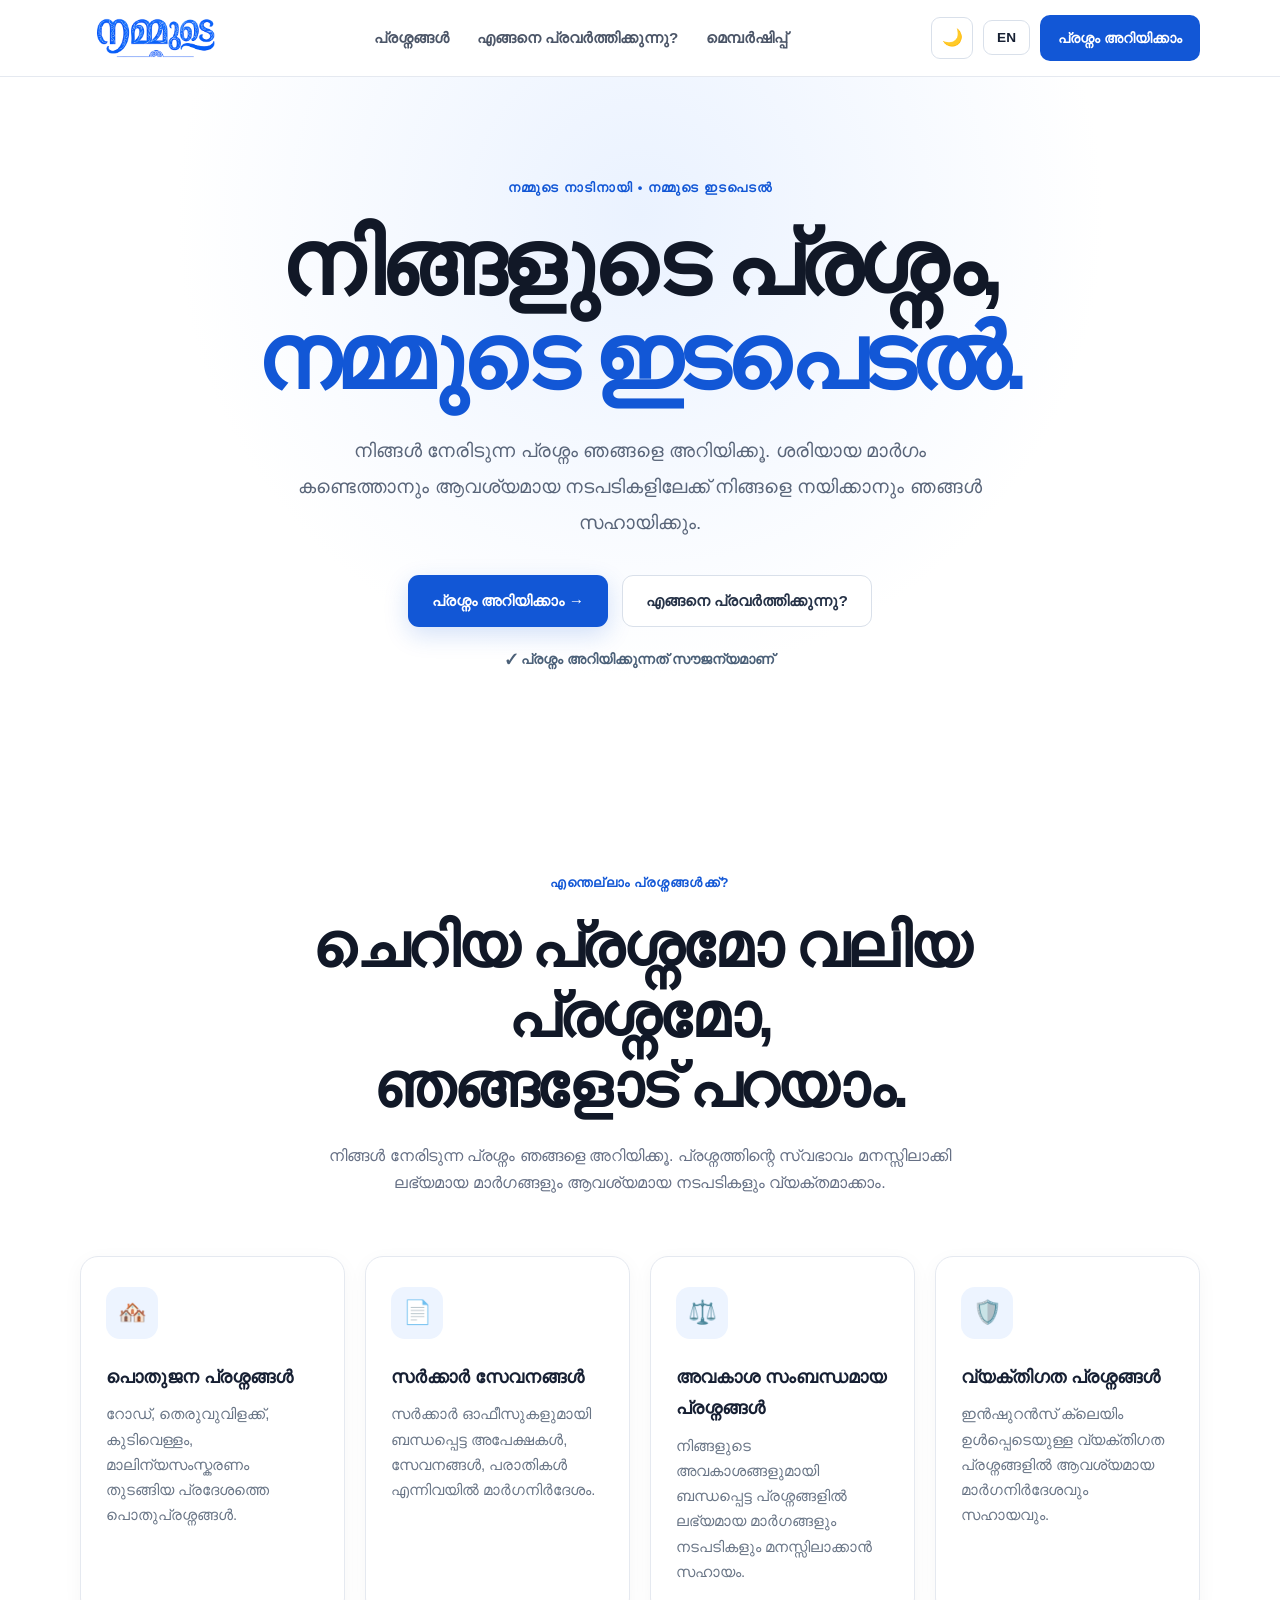
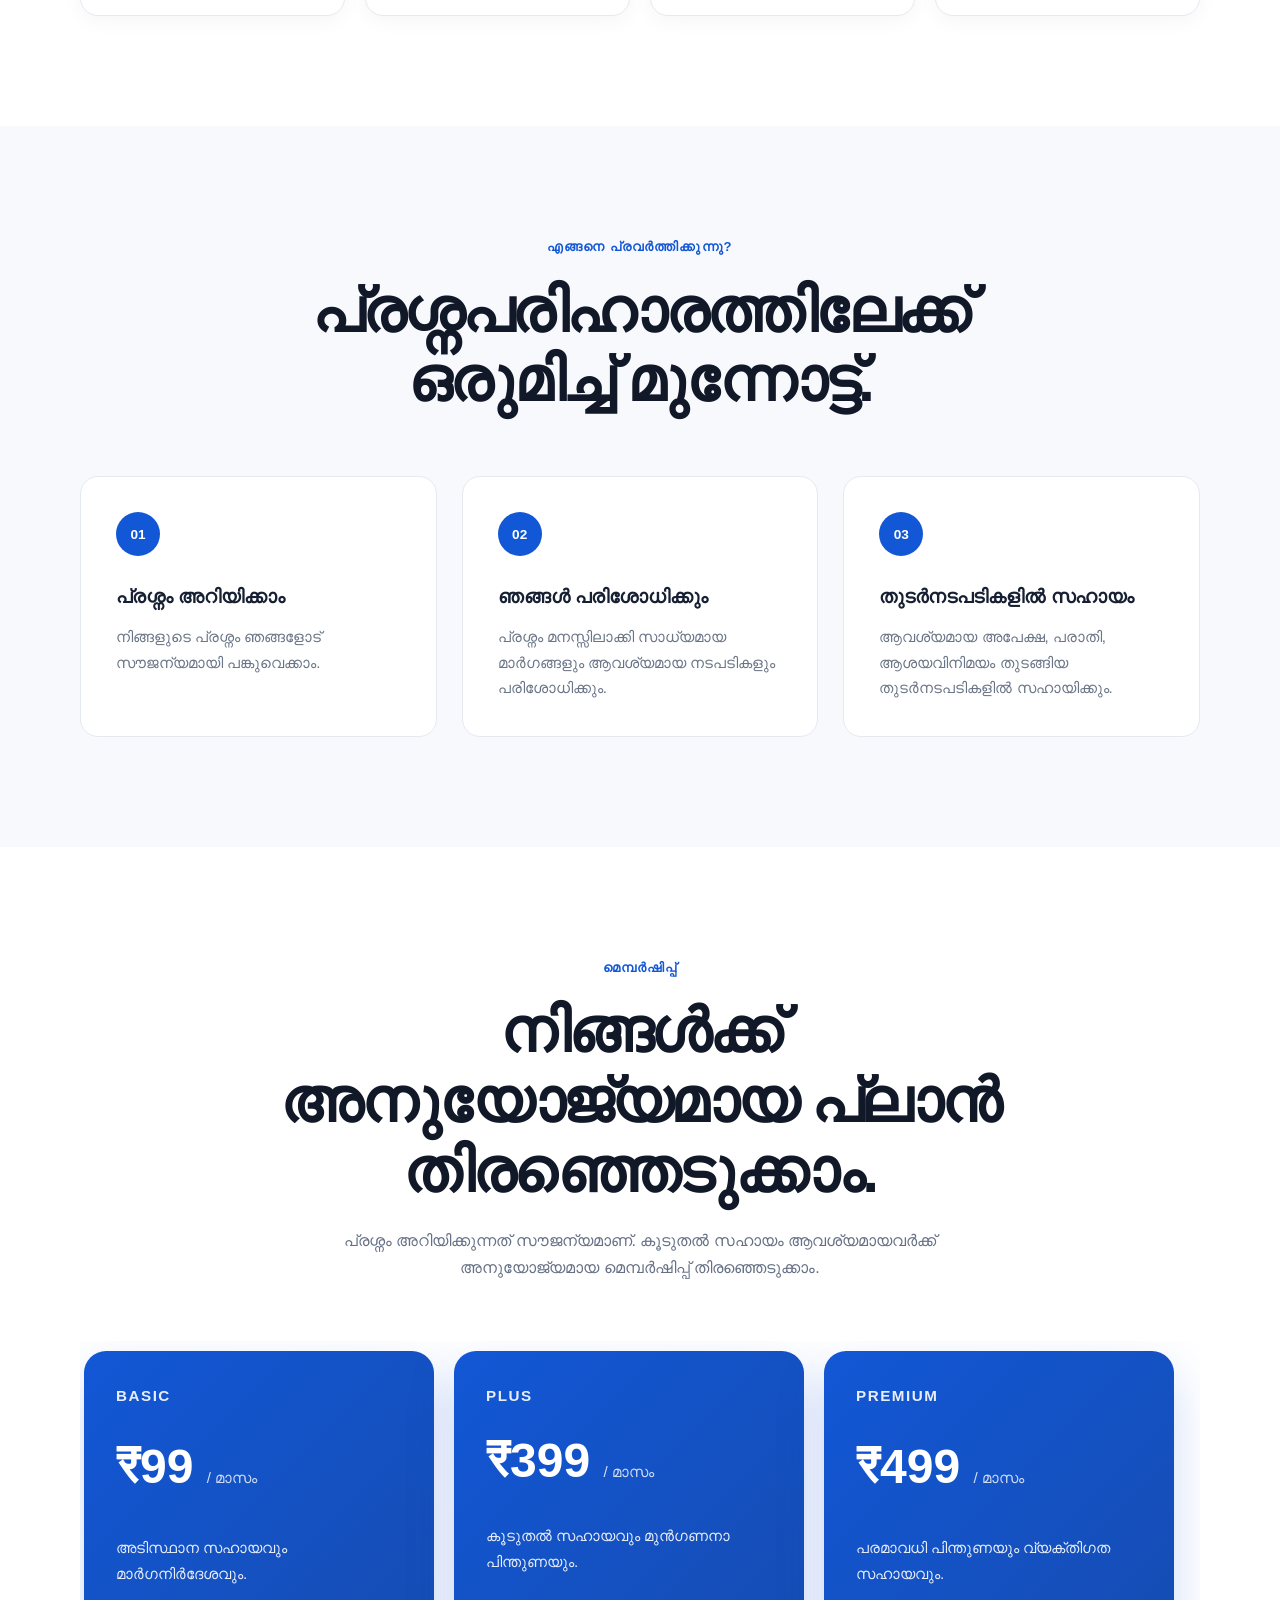
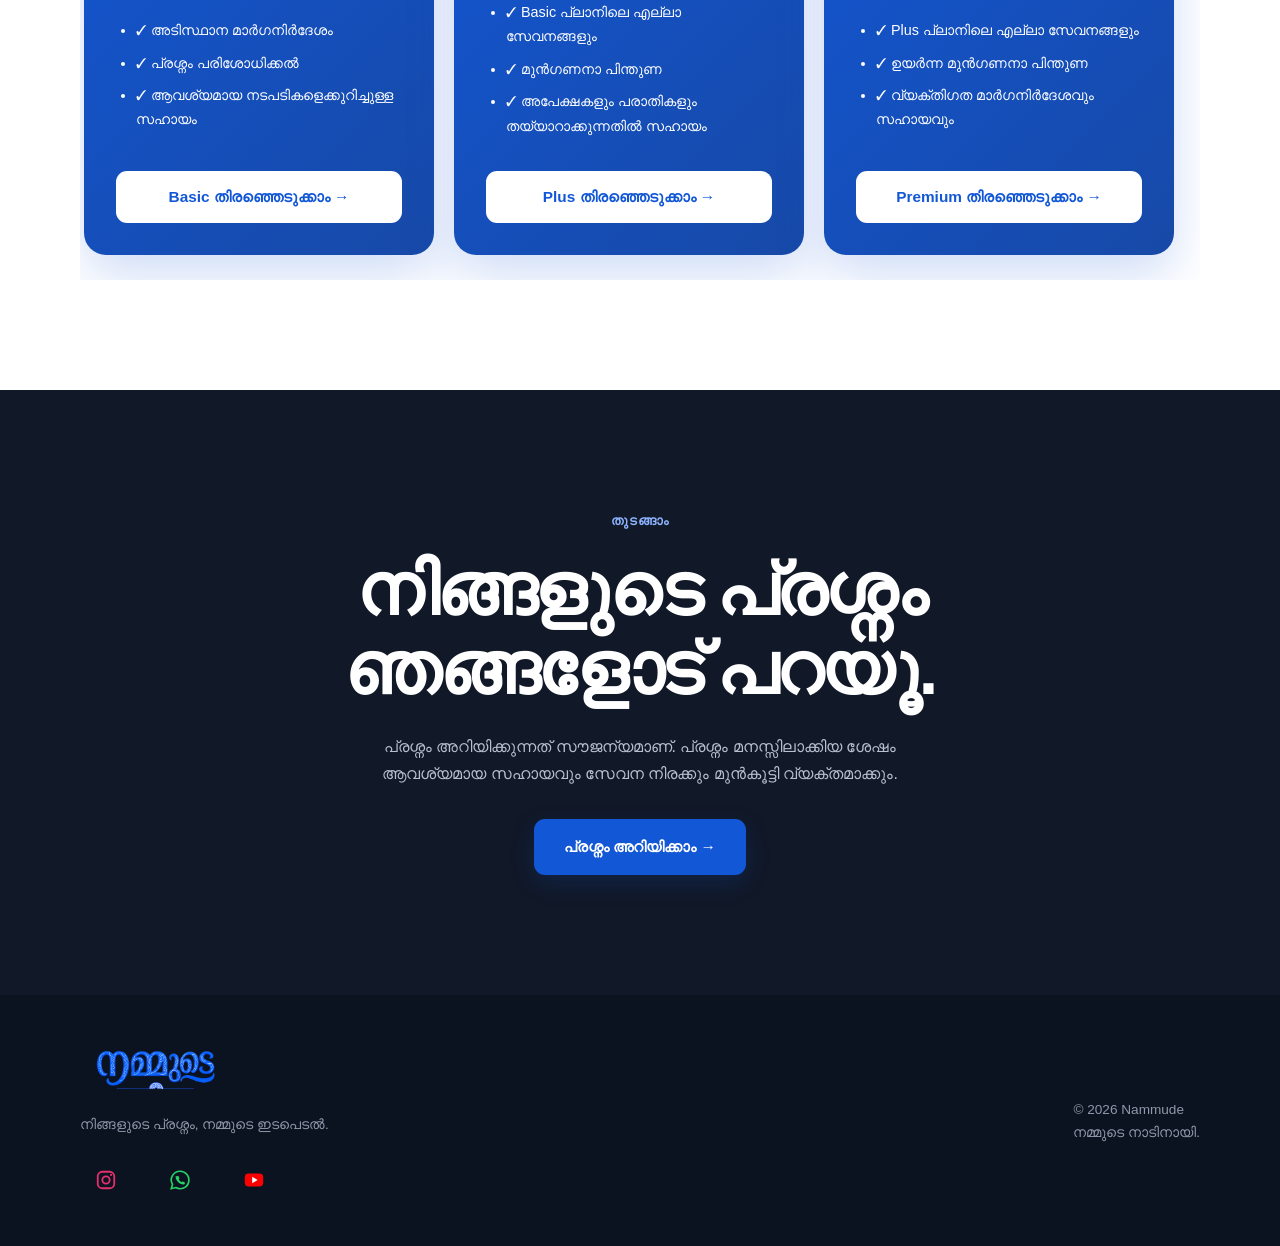
<file: index.html>
<!DOCTYPE html>
<html lang="ml">

<head>
    <meta charset="UTF-8">
    <meta name="viewport" content="width=device-width, initial-scale=1.0">

    <title>Nammude — നിങ്ങളുടെ പ്രശ്നം, നമ്മുടെ ഇടപെടൽ</title>

    <meta name="description"
          content="നിങ്ങളുടെ പ്രശ്നം ഞങ്ങളെ അറിയിക്കൂ. പരിഹാരത്തിലേക്ക് ഒരുമിച്ച് മുന്നോട്ട്.">

    <link rel="stylesheet" href="style.css">

    <!-- ================= SOCIAL MEDIA CSS ================= -->
    <style>
        .social-links {
            display: flex;
            align-items: center;
            justify-content: flex-start;
            gap: 10px;
            flex-wrap: wrap;
            margin-top: 16px;
        }

        .social-links a {
            display: inline-flex;
            align-items: center;
            justify-content: center;
            gap: 7px;
            padding: 9px 13px;
            border-radius: 10px;
            text-decoration: none;
            font-weight: 600;
            font-size: 14px;
            transition: transform .2s ease, opacity .2s ease;
        }

        .social-links a:hover {
            transform: translateY(-2px);
            opacity: .9;
        }

        .social-links svg {
            width: 22px;
            height: 22px;
            display: block;
        }

        .social-instagram {
            background: #f4e7ef;
            color: #8a174f;
        }

        .social-whatsapp {
            background: #e5f7eb;
            color: #16733b;
        }

        .social-youtube {
            background: #fbe7e7;
            color: #b51f1f;
        }

        body.dark-mode .social-instagram {
            background: #3a1d2e;
            color: #ff9fca;
        }

        body.dark-mode .social-whatsapp {
            background: #173524;
            color: #78e6a2;
        }

        body.dark-mode .social-youtube {
            background: #3d2020;
            color: #ff8e8e;
        }

        /* MOBILE — KEEP SOCIAL ICONS HORIZONTAL */
        @media (max-width: 600px) {

            .social-links {
                display: flex;
                flex-direction: row;
                align-items: center;
                justify-content: flex-start;
                gap: 10px;
                flex-wrap: nowrap;
                width: 100%;
            }

            .social-links a {
                width: auto;
                min-width: 44px;
                height: 44px;
                padding: 10px;
                flex: 0 0 auto;
            }

            .social-links svg {
                width: 22px;
                height: 22px;
            }
        }
    </style>
</head>

<body>

    <!-- ================= HEADER ================= -->

    <header class="header">

        <div class="container nav">

            <a href="#" class="logo">
                <img src="logo.png" alt="Nammude">
            </a>

            <nav class="nav-links">

                <a href="#problems"
                   data-ml="പ്രശ്നങ്ങൾ"
                   data-en="Problems">
                    പ്രശ്നങ്ങൾ
                </a>

                <a href="#how"
                   data-ml="എങ്ങനെ പ്രവർത്തിക്കുന്നു?"
                   data-en="How It Works?">
                    എങ്ങനെ പ്രവർത്തിക്കുന്നു?
                </a>

                <a href="#membership"
                   data-ml="മെമ്പർഷിപ്പ്"
                   data-en="Membership">
                    മെമ്പർഷിപ്പ്
                </a>

            </nav>

            <div class="nav-actions">

                <button
                    type="button"
                    id="themeToggle"
                    class="theme-button"
                    aria-label="Change theme">
                    🌙
                </button>

                <button
                    type="button"
                    id="languageToggle"
                    class="language-button">
                    EN
                </button>

                <a href="report.html"
                   class="nav-button"
                   data-ml="പ്രശ്നം അറിയിക്കാം"
                   data-en="Report a Problem">
                    പ്രശ്നം അറിയിക്കാം
                </a>

            </div>

        </div>

    </header>


    <!-- ================= MAIN ================= -->

    <main>

        <!-- ================= HERO ================= -->

        <section class="hero">

            <div class="container hero-content">

                <p class="eyebrow"
                   data-ml="നമ്മുടെ നാടിനായി • നമ്മുടെ ഇടപെടൽ"
                   data-en="For our community • Taking action">
                    നമ്മുടെ നാടിനായി • നമ്മുടെ ഇടപെടൽ
                </p>

                <h1
                    data-ml="നിങ്ങളുടെ പ്രശ്നം,<br><span>നമ്മുടെ ഇടപെടൽ.</span>"
                    data-en="Your problem,<br><span>our intervention.</span>">
                    നിങ്ങളുടെ പ്രശ്നം,<br>
                    <span>നമ്മുടെ ഇടപെടൽ.</span>
                </h1>

                <p class="hero-text"
                   data-ml="നിങ്ങൾ നേരിടുന്ന പ്രശ്നം ഞങ്ങളെ അറിയിക്കൂ. ശരിയായ മാർഗം കണ്ടെത്താനും ആവശ്യമായ നടപടികളിലേക്ക് നിങ്ങളെ നയിക്കാനും ഞങ്ങൾ സഹായിക്കും."
                   data-en="Tell us about the problem you are facing. We will help you find the right path and guide you towards the necessary steps.">
                    നിങ്ങൾ നേരിടുന്ന പ്രശ്നം ഞങ്ങളെ അറിയിക്കൂ.
                    ശരിയായ മാർഗം കണ്ടെത്താനും ആവശ്യമായ നടപടികളിലേക്ക്
                    നിങ്ങളെ നയിക്കാനും ഞങ്ങൾ സഹായിക്കും.
                </p>

                <div class="hero-buttons">

                    <a href="report.html"
                       class="primary-button"
                       data-ml="പ്രശ്നം അറിയിക്കാം →"
                       data-en="Report a Problem →">
                        പ്രശ്നം അറിയിക്കാം →
                    </a>

                    <a href="#how"
                       class="secondary-button"
                       data-ml="എങ്ങനെ പ്രവർത്തിക്കുന്നു?"
                       data-en="How It Works">
                        എങ്ങനെ പ്രവർത്തിക്കുന്നു?
                    </a>

                </div>

                <p class="free-note"
                   data-ml="✓ പ്രശ്നം അറിയിക്കുന്നത് സൗജന്യമാണ്"
                   data-en="✓ Reporting a problem is free">
                    ✓ പ്രശ്നം അറിയിക്കുന്നത് സൗജന്യമാണ്
                </p>

            </div>

        </section>


        <!-- ================= PROBLEMS ================= -->

        <section id="problems" class="section">

            <div class="container">

                <div class="section-heading">

                    <p class="eyebrow"
                       data-ml="എന്തെല്ലാം പ്രശ്നങ്ങൾക്ക്?"
                       data-en="What can we help with?">
                        എന്തെല്ലാം പ്രശ്നങ്ങൾക്ക്?
                    </p>

                    <h2
                        data-ml="ചെറിയ പ്രശ്നമോ വലിയ പ്രശ്നമോ,<br>ഞങ്ങളോട് പറയാം."
                        data-en="Big problem or small problem,<br>you can tell us.">
                        ചെറിയ പ്രശ്നമോ വലിയ പ്രശ്നമോ,<br>
                        ഞങ്ങളോട് പറയാം.
                    </h2>

                    <p
                        data-ml="നിങ്ങൾ നേരിടുന്ന പ്രശ്നം ഞങ്ങളെ അറിയിക്കൂ. പ്രശ്നത്തിന്റെ സ്വഭാവം മനസ്സിലാക്കി ലഭ്യമായ മാർഗങ്ങളും ആവശ്യമായ നടപടികളും വ്യക്തമാക്കാം."
                        data-en="Tell us about your problem. We will understand the situation and explain the available options and necessary steps.">
                        നിങ്ങൾ നേരിടുന്ന പ്രശ്നം ഞങ്ങളെ അറിയിക്കൂ.
                        പ്രശ്നത്തിന്റെ സ്വഭാവം മനസ്സിലാക്കി ലഭ്യമായ മാർഗങ്ങളും
                        ആവശ്യമായ നടപടികളും വ്യക്തമാക്കാം.
                    </p>

                </div>

                <div class="problem-grid">

                    <div class="problem-card">

                        <div class="icon">🏘️</div>

                        <h3
                            data-ml="പൊതുജന പ്രശ്നങ്ങൾ"
                            data-en="Public Issues">
                            പൊതുജന പ്രശ്നങ്ങൾ
                        </h3>

                        <p
                            data-ml="റോഡ്, തെരുവുവിളക്ക്, കുടിവെള്ളം, മാലിന്യസംസ്കരണം തുടങ്ങിയ പ്രദേശത്തെ പൊതുപ്രശ്നങ്ങൾ."
                            data-en="Local public issues such as roads, streetlights, drinking water and waste management.">
                            റോഡ്, തെരുവുവിളക്ക്, കുടിവെള്ളം,
                            മാലിന്യസംസ്കരണം തുടങ്ങിയ പ്രദേശത്തെ
                            പൊതുപ്രശ്നങ്ങൾ.
                        </p>

                    </div>


                    <div class="problem-card">

                        <div class="icon">📄</div>

                        <h3
                            data-ml="സർക്കാർ സേവനങ്ങൾ"
                            data-en="Government Services">
                            സർക്കാർ സേവനങ്ങൾ
                        </h3>

                        <p
                            data-ml="സർക്കാർ ഓഫീസുകളുമായി ബന്ധപ്പെട്ട അപേക്ഷകൾ, സേവനങ്ങൾ, പരാതികൾ എന്നിവയിൽ മാർഗനിർദേശം."
                            data-en="Guidance for applications, services and complaints related to government offices.">
                            സർക്കാർ ഓഫീസുകളുമായി ബന്ധപ്പെട്ട
                            അപേക്ഷകൾ, സേവനങ്ങൾ, പരാതികൾ എന്നിവയിൽ
                            മാർഗനിർദേശം.
                        </p>

                    </div>


                    <div class="problem-card">

                        <div class="icon">⚖️</div>

                        <h3
                            data-ml="അവകാശ സംബന്ധമായ പ്രശ്നങ്ങൾ"
                            data-en="Rights & Complaints">
                            അവകാശ സംബന്ധമായ പ്രശ്നങ്ങൾ
                        </h3>

                        <p
                            data-ml="നിങ്ങളുടെ അവകാശങ്ങളുമായി ബന്ധപ്പെട്ട പ്രശ്നങ്ങളിൽ ലഭ്യമായ മാർഗങ്ങളും നടപടികളും മനസ്സിലാക്കാൻ സഹായം."
                            data-en="Help understanding available options and procedures related to your rights.">
                            നിങ്ങളുടെ അവകാശങ്ങളുമായി ബന്ധപ്പെട്ട
                            പ്രശ്നങ്ങളിൽ ലഭ്യമായ മാർഗങ്ങളും നടപടികളും
                            മനസ്സിലാക്കാൻ സഹായം.
                        </p>

                    </div>


                    <div class="problem-card">

                        <div class="icon">🛡️</div>

                        <h3
                            data-ml="വ്യക്തിഗത പ്രശ്നങ്ങൾ"
                            data-en="Personal Problems">
                            വ്യക്തിഗത പ്രശ്നങ്ങൾ
                        </h3>

                        <p
                            data-ml="ഇൻഷുറൻസ് ക്ലെയിം ഉൾപ്പെടെയുള്ള വ്യക്തിഗത പ്രശ്നങ്ങളിൽ ആവശ്യമായ മാർഗനിർദേശവും സഹായവും."
                            data-en="Guidance and assistance for personal issues, including insurance claims.">
                            ഇൻഷുറൻസ് ക്ലെയിം ഉൾപ്പെടെയുള്ള
                            വ്യക്തിഗത പ്രശ്നങ്ങളിൽ ആവശ്യമായ
                            മാർഗനിർദേശവും സഹായവും.
                        </p>

                    </div>

                </div>

            </div>

        </section>


        <!-- ================= HOW IT WORKS ================= -->

        <section id="how" class="section light-section">

            <div class="container">

                <div class="section-heading">

                    <p class="eyebrow"
                       data-ml="എങ്ങനെ പ്രവർത്തിക്കുന്നു?"
                       data-en="How it works">
                        എങ്ങനെ പ്രവർത്തിക്കുന്നു?
                    </p>

                    <h2
                        data-ml="പ്രശ്നപരിഹാരത്തിലേക്ക്<br>ഒരുമിച്ച് മുന്നോട്ട്."
                        data-en="Moving together<br>towards a solution.">
                        പ്രശ്നപരിഹാരത്തിലേക്ക്<br>
                        ഒരുമിച്ച് മുന്നോട്ട്.
                    </h2>

                </div>


                <div class="steps">

                    <div class="step">

                        <span>01</span>

                        <h3
                            data-ml="പ്രശ്നം അറിയിക്കാം"
                            data-en="Tell us your problem">
                            പ്രശ്നം അറിയിക്കാം
                        </h3>

                        <p
                            data-ml="നിങ്ങളുടെ പ്രശ്നം ഞങ്ങളോട് സൗജന്യമായി പങ്കുവെക്കാം."
                            data-en="Tell us about your problem for free.">
                            നിങ്ങളുടെ പ്രശ്നം ഞങ്ങളോട്
                            സൗജന്യമായി പങ്കുവെക്കാം.
                        </p>

                    </div>


                    <div class="step">

                        <span>02</span>

                        <h3
                            data-ml="ഞങ്ങൾ പരിശോധിക്കും"
                            data-en="We review it">
                            ഞങ്ങൾ പരിശോധിക്കും
                        </h3>

                        <p
                            data-ml="പ്രശ്നം മനസ്സിലാക്കി സാധ്യമായ മാർഗങ്ങളും ആവശ്യമായ നടപടികളും പരിശോധിക്കും."
                            data-en="We understand the issue and review the possible options and necessary steps.">
                            പ്രശ്നം മനസ്സിലാക്കി സാധ്യമായ മാർഗങ്ങളും
                            ആവശ്യമായ നടപടികളും പരിശോധിക്കും.
                        </p>

                    </div>


                    <div class="step">

                        <span>03</span>

                        <h3
                            data-ml="തുടർനടപടികളിൽ സഹായം"
                            data-en="Help with the next steps">
                            തുടർനടപടികളിൽ സഹായം
                        </h3>

                        <p
                            data-ml="ആവശ്യമായ അപേക്ഷ, പരാതി, ആശയവിനിമയം തുടങ്ങിയ തുടർനടപടികളിൽ സഹായിക്കും."
                            data-en="We can assist with applications, complaints, communication and other necessary next steps.">
                            ആവശ്യമായ അപേക്ഷ, പരാതി,
                            ആശയവിനിമയം തുടങ്ങിയ തുടർനടപടികളിൽ
                            സഹായിക്കും.
                        </p>

                    </div>

                </div>

            </div>

        </section>


        <!-- ================= MEMBERSHIP ================= -->

        <section id="membership" class="section">

            <div class="container">

                <div class="section-heading">

                    <p class="eyebrow"
                       data-ml="മെമ്പർഷിപ്പ്"
                       data-en="Membership">
                        മെമ്പർഷിപ്പ്
                    </p>

                    <h2
                        data-ml="നിങ്ങൾക്ക് അനുയോജ്യമായ പ്ലാൻ തിരഞ്ഞെടുക്കാം."
                        data-en="Choose the plan that suits you.">
                        നിങ്ങൾക്ക് അനുയോജ്യമായ പ്ലാൻ തിരഞ്ഞെടുക്കാം.
                    </h2>

                    <p
                        data-ml="പ്രശ്നം അറിയിക്കുന്നത് സൗജന്യമാണ്. കൂടുതൽ സഹായം ആവശ്യമായവർക്ക് അനുയോജ്യമായ മെമ്പർഷിപ്പ് തിരഞ്ഞെടുക്കാം."
                        data-en="Reporting a problem is free. If you need additional assistance, you can choose a membership plan.">
                        പ്രശ്നം അറിയിക്കുന്നത് സൗജന്യമാണ്.
                        കൂടുതൽ സഹായം ആവശ്യമായവർക്ക് അനുയോജ്യമായ
                        മെമ്പർഷിപ്പ് തിരഞ്ഞെടുക്കാം.
                    </p>

                </div>


                <div class="membership-grid">

                    <!-- BASIC -->

                    <div class="membership-card">

                        <p class="plan-label">
                            BASIC
                        </p>

                        <h3>
                            ₹99
                            <span
                                data-ml="/ മാസം"
                                data-en="/ month">
                                / മാസം
                            </span>
                        </h3>

                        <p
                            data-ml="അടിസ്ഥാന സഹായവും മാർഗനിർദേശവും."
                            data-en="Basic guidance and assistance.">
                            അടിസ്ഥാന സഹായവും മാർഗനിർദേശവും.
                        </p>

                        <ul class="plan-features">

                            <li
                                data-ml="✓ അടിസ്ഥാന മാർഗനിർദേശം"
                                data-en="✓ Basic guidance">
                                ✓ അടിസ്ഥാന മാർഗനിർദേശം
                            </li>

                            <li
                                data-ml="✓ പ്രശ്നം പരിശോധിക്കൽ"
                                data-en="✓ Problem review">
                                ✓ പ്രശ്നം പരിശോധിക്കൽ
                            </li>

                            <li
                                data-ml="✓ ആവശ്യമായ നടപടികളെക്കുറിച്ചുള്ള സഹായം"
                                data-en="✓ Help with necessary next steps">
                                ✓ ആവശ്യമായ നടപടികളെക്കുറിച്ചുള്ള സഹായം
                            </li>

                        </ul>

                        <a href="report.html"
                           class="primary-button"
                           data-ml="Basic തിരഞ്ഞെടുക്കാം →"
                           data-en="Choose Basic →">
                            Basic തിരഞ്ഞെടുക്കാം →
                        </a>

                    </div>


                    <!-- PLUS -->

                    <div class="membership-card featured">

                        <p class="plan-label">
                            PLUS
                        </p>

                        <h3>
                            ₹399
                            <span
                                data-ml="/ മാസം"
                                data-en="/ month">
                                / മാസം
                            </span>
                        </h3>

                        <p
                            data-ml="കൂടുതൽ സഹായവും മുൻഗണനാ പിന്തുണയും."
                            data-en="More assistance with priority support.">
                            കൂടുതൽ സഹായവും മുൻഗണനാ പിന്തുണയും.
                        </p>

                        <ul class="plan-features">

                            <li
                                data-ml="✓ Basic പ്ലാനിലെ എല്ലാ സേവനങ്ങളും"
                                data-en="✓ Everything in Basic">
                                ✓ Basic പ്ലാനിലെ എല്ലാ സേവനങ്ങളും
                            </li>

                            <li
                                data-ml="✓ മുൻഗണനാ പിന്തുണ"
                                data-en="✓ Priority support">
                                ✓ മുൻഗണനാ പിന്തുണ
                            </li>

                            <li
                                data-ml="✓ അപേക്ഷകളും പരാതികളും തയ്യാറാക്കുന്നതിൽ സഹായം"
                                data-en="✓ Help with applications and complaints">
                                ✓ അപേക്ഷകളും പരാതികളും തയ്യാറാക്കുന്നതിൽ സഹായം
                            </li>

                        </ul>

                        <a href="report.html"
                           class="primary-button"
                           data-ml="Plus തിരഞ്ഞെടുക്കാം →"
                           data-en="Choose Plus →">
                            Plus തിരഞ്ഞെടുക്കാം →
                        </a>

                    </div>


                    <!-- PREMIUM -->

                    <div class="membership-card">

                        <p class="plan-label">
                            PREMIUM
                        </p>

                        <h3>
                            ₹499
                            <span
                                data-ml="/ മാസം"
                                data-en="/ month">
                                / മാസം
                            </span>
                        </h3>

                        <p
                            data-ml="പരമാവധി പിന്തുണയും വ്യക്തിഗത സഹായവും."
                            data-en="Maximum support with personalized assistance.">
                            പരമാവധി പിന്തുണയും വ്യക്തിഗത സഹായവും.
                        </p>

                        <ul class="plan-features">

                            <li
                                data-ml="✓ Plus പ്ലാനിലെ എല്ലാ സേവനങ്ങളും"
                                data-en="✓ Everything in Plus">
                                ✓ Plus പ്ലാനിലെ എല്ലാ സേവനങ്ങളും
                            </li>

                            <li
                                data-ml="✓ ഉയർന്ന മുൻഗണനാ പിന്തുണ"
                                data-en="✓ Highest priority support">
                                ✓ ഉയർന്ന മുൻഗണനാ പിന്തുണ
                            </li>

                            <li
                                data-ml="✓ വ്യക്തിഗത മാർഗനിർദേശവും സഹായവും"
                                data-en="✓ Personalized guidance and assistance">
                                ✓ വ്യക്തിഗത മാർഗനിർദേശവും സഹായവും
                            </li>

                        </ul>

                        <a href="report.html"
                           class="primary-button"
                           data-ml="Premium തിരഞ്ഞെടുക്കാം →"
                           data-en="Choose Premium →">
                            Premium തിരഞ്ഞെടുക്കാം →
                        </a>

                    </div>

                </div>

            </div>

        </section>


        <!-- ================= REPORT ================= -->

        <section id="report" class="report-section">

            <div class="container report-content">

                <p class="eyebrow"
                   data-ml="തുടങ്ങാം"
                   data-en="Let's get started">
                    തുടങ്ങാം
                </p>

                <h2
                    data-ml="നിങ്ങളുടെ പ്രശ്നം<br>ഞങ്ങളോട് പറയൂ."
                    data-en="Tell us<br>your problem.">
                    നിങ്ങളുടെ പ്രശ്നം<br>
                    ഞങ്ങളോട് പറയൂ.
                </h2>

                <p
                    data-ml="പ്രശ്നം അറിയിക്കുന്നത് സൗജന്യമാണ്. പ്രശ്നം മനസ്സിലാക്കിയ ശേഷം ആവശ്യമായ സഹായവും സേവന നിരക്കും മുൻകൂട്ടി വ്യക്തമാക്കും."
                    data-en="Reporting a problem is free. After understanding the issue, we will explain the required assistance and service charge in advance.">
                    പ്രശ്നം അറിയിക്കുന്നത് സൗജന്യമാണ്.
                    പ്രശ്നം മനസ്സിലാക്കിയ ശേഷം ആവശ്യമായ സഹായവും
                    സേവന നിരക്കും മുൻകൂട്ടി വ്യക്തമാക്കും.
                </p>

                <a href="report.html"
                   class="primary-button large-button"
                   data-ml="പ്രശ്നം അറിയിക്കാം →"
                   data-en="Report a Problem →">
                    പ്രശ്നം അറിയിക്കാം →
                </a>

            </div>

        </section>

    </main>


    <!-- ================= FOOTER ================= -->

    <footer class="footer">

        <div class="container footer-content">

            <div>

                <div class="logo">
                    <img src="logo.png" alt="Nammude">
                </div>

                <p
                    data-ml="നിങ്ങളുടെ പ്രശ്നം, നമ്മുടെ ഇടപെടൽ."
                    data-en="Your problem, our intervention.">
                    നിങ്ങളുടെ പ്രശ്നം, നമ്മുടെ ഇടപെടൽ.
                </p>


                <!-- ================= SOCIAL MEDIA ================= -->

                <div class="social-links">

                    <!-- INSTAGRAM -->

                    <a
                        href="https://www.instagram.com/nammude.help"
                        target="_blank"
                        rel="noopener noreferrer"
                        class="social-instagram"
                        aria-label="Instagram">

                        <svg
                            viewBox="0 0 24 24"
                            aria-hidden="true">

                            <rect
                                x="3"
                                y="3"
                                width="18"
                                height="18"
                                rx="5"
                                fill="none"
                                stroke="currentColor"
                                stroke-width="2"/>

                            <circle
                                cx="12"
                                cy="12"
                                r="4"
                                fill="none"
                                stroke="currentColor"
                                stroke-width="2"/>

                            <circle
                                cx="17.5"
                                cy="6.5"
                                r="1.2"
                                fill="currentColor"/>

                        </svg>

                    </a>


                    <!-- WHATSAPP -->

                    <a
                        href="https://wa.me/918281443383"
                        target="_blank"
                        rel="noopener noreferrer"
                        class="social-whatsapp"
                        aria-label="WhatsApp">

                        <svg
                            viewBox="0 0 24 24"
                            aria-hidden="true">

                            <path
                                d="M12 2.5a9.5 9.5 0 0 0-8.2 14.3L2.5 21.5l4.9-1.3A9.5 9.5 0 1 0 12 2.5Z"
                                fill="none"
                                stroke="currentColor"
                                stroke-width="1.8"/>

                            <path
                                d="M8.5 8.2c.3-.5.7-.5 1-.5h.5c.2 0 .4.1.5.4l.8 1.9c.1.3.1.5-.1.7l-.6.7c.7 1.3 1.7 2.3 3 3l.7-.6c.2-.2.4-.2.7-.1l1.9.8c.3.1.4.3.4.5v.5c0 .3 0 .7-.5 1-1.1.7-2.5.4-4.4-.5-1.8-.9-3.4-2.5-4.3-4.3-.9-1.9-1.2-3.3-.5-4.4Z"
                                fill="currentColor"/>

                        </svg>

                    </a>


                    <!-- YOUTUBE -->

                    <a
                        href="https://www.youtube.com/@nammudehelp"
                        target="_blank"
                        rel="noopener noreferrer"
                        class="social-youtube"
                        aria-label="YouTube">

                        <svg
                            viewBox="0 0 24 24"
                            aria-hidden="true">

                            <rect
                                x="2"
                                y="5"
                                width="20"
                                height="14"
                                rx="4"
                                fill="currentColor"/>

                            <path
                                d="M10 8.5L16 12L10 15.5V8.5Z"
                                fill="white"/>

                        </svg>

                    </a>

                </div>

            </div>


            <!-- FOOTER RIGHT -->

            <div>

                <p>
                    © 2026 Nammude
                </p>

                <p
                    data-ml="നമ്മുടെ നാടിനായി."
                    data-en="For our community.">
                    നമ്മുടെ നാടിനായി.
                </p>

            </div>

        </div>

    </footer>


    <!-- ================= LANGUAGE + THEME ================= -->

    <script>

        /* ============================
           LANGUAGE SWITCH
        ============================ */

        const languageToggle =
            document.getElementById(
                "languageToggle"
            );

        let currentLanguage =
            localStorage.getItem("nammude-language") || "ml";


        function applyLanguage() {

            document
                .querySelectorAll("[data-ml]")
                .forEach(element => {

                    if (
                        currentLanguage === "en"
                    ) {

                        element.innerHTML =
                            element.getAttribute(
                                "data-en"
                            );

                    } else {

                        element.innerHTML =
                            element.getAttribute(
                                "data-ml"
                            );

                    }

                });


            document.documentElement.lang =
                currentLanguage;


            languageToggle.textContent =
                currentLanguage === "ml"
                    ? "EN"
                    : "മലയാളം";
        }


        languageToggle.addEventListener(
            "click",
            function () {

                currentLanguage =
                    currentLanguage === "ml"
                        ? "en"
                        : "ml";

                localStorage.setItem(
                    "nammude-language",
                    currentLanguage
                );

                applyLanguage();

            }
        );


        /* Load saved language */
        applyLanguage();


        /* ============================
           DARK / LIGHT MODE
        ============================ */

        const themeToggle =
            document.getElementById(
                "themeToggle"
            );


        function updateThemeButton() {

            const isDark =
                document.body.classList.contains(
                    "dark-mode"
                );


            themeToggle.textContent =
                isDark
                    ? "☀️"
                    : "🌙";


            themeToggle.setAttribute(
                "aria-label",
                isDark
                    ? "Switch to light mode"
                    : "Switch to dark mode"
            );

        }


        /* Load saved theme */

        const savedTheme =
            localStorage.getItem(
                "nammude-theme"
            );


        if (savedTheme === "dark") {

            document.body.classList.add(
                "dark-mode"
            );

        }


        updateThemeButton();


        /* Theme button */

        themeToggle.addEventListener(
            "click",
            function () {

                document.body.classList.toggle(
                    "dark-mode"
                );


                const isDark =
                    document.body.classList.contains(
                        "dark-mode"
                    );


                localStorage.setItem(
                    "nammude-theme",
                    isDark
                        ? "dark"
                        : "light"
                );


                updateThemeButton();

            }
        );

    </script>

</body>

</html>
</file>
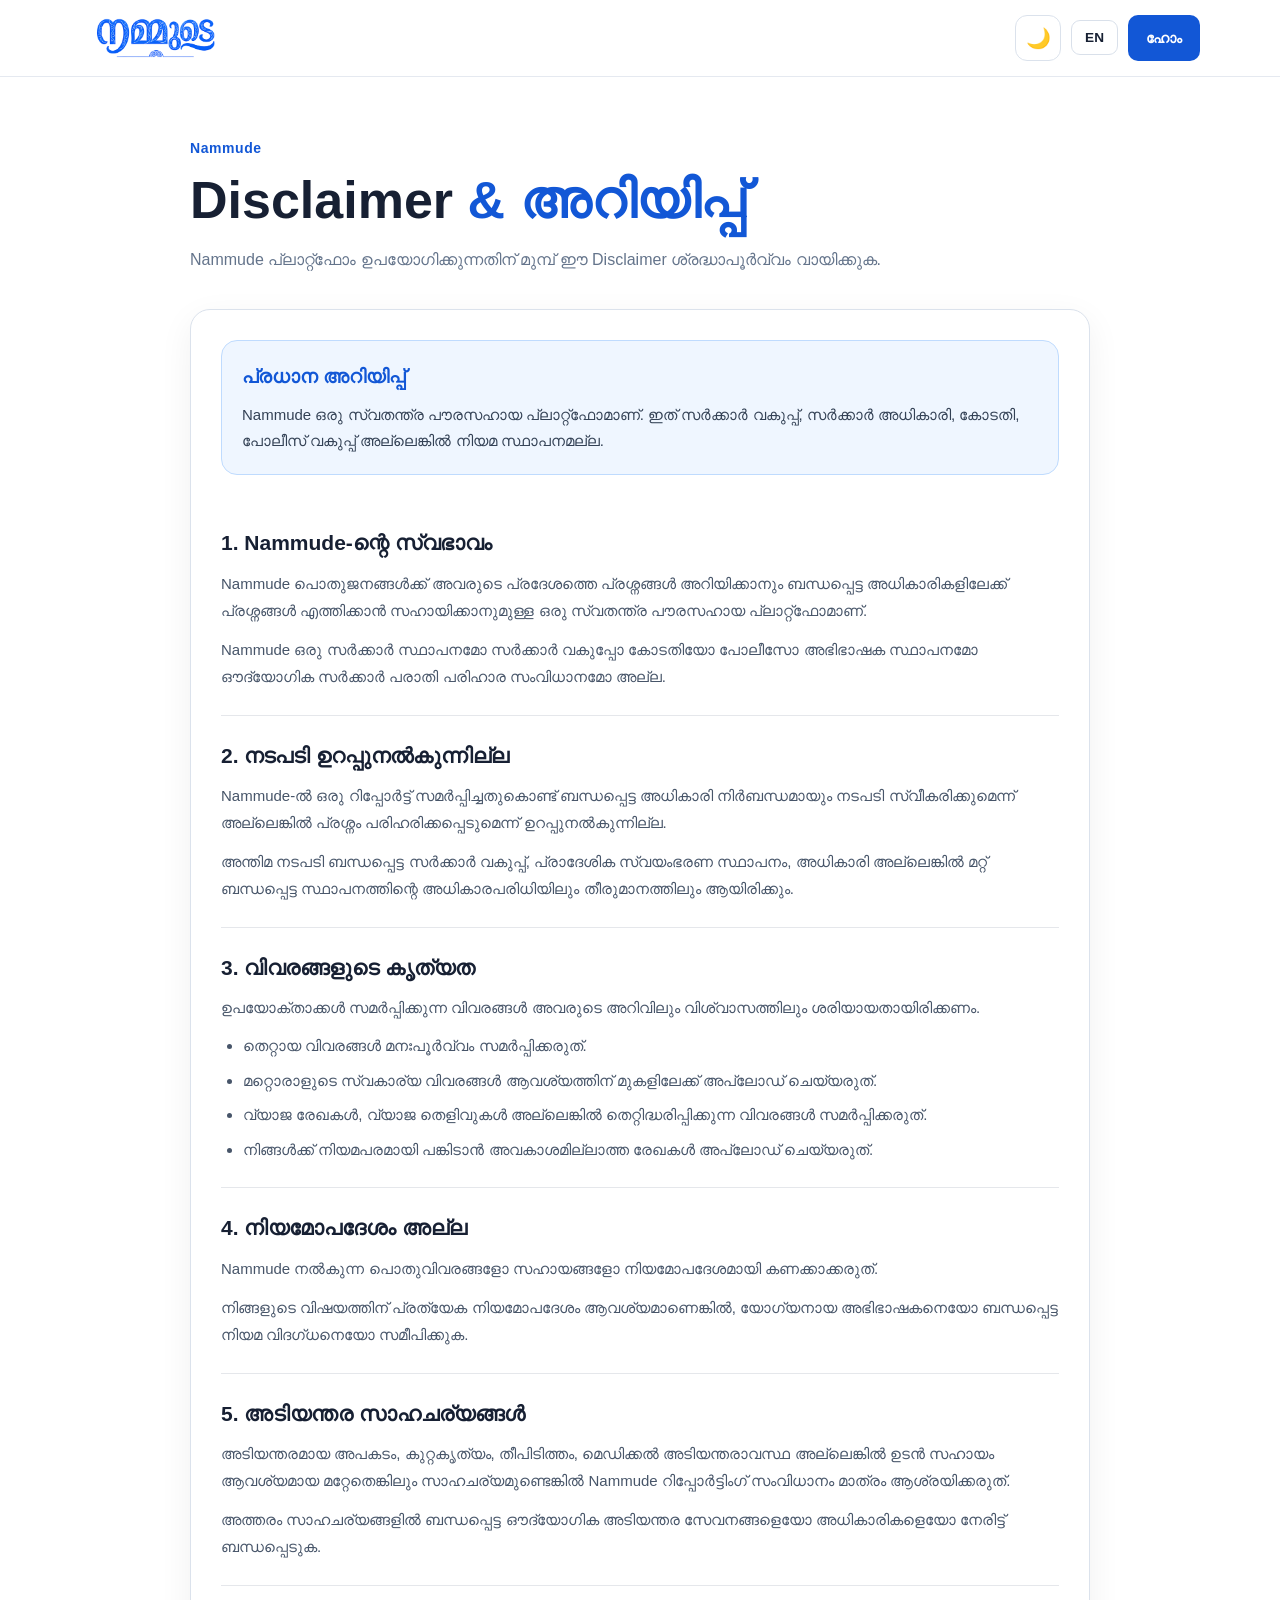
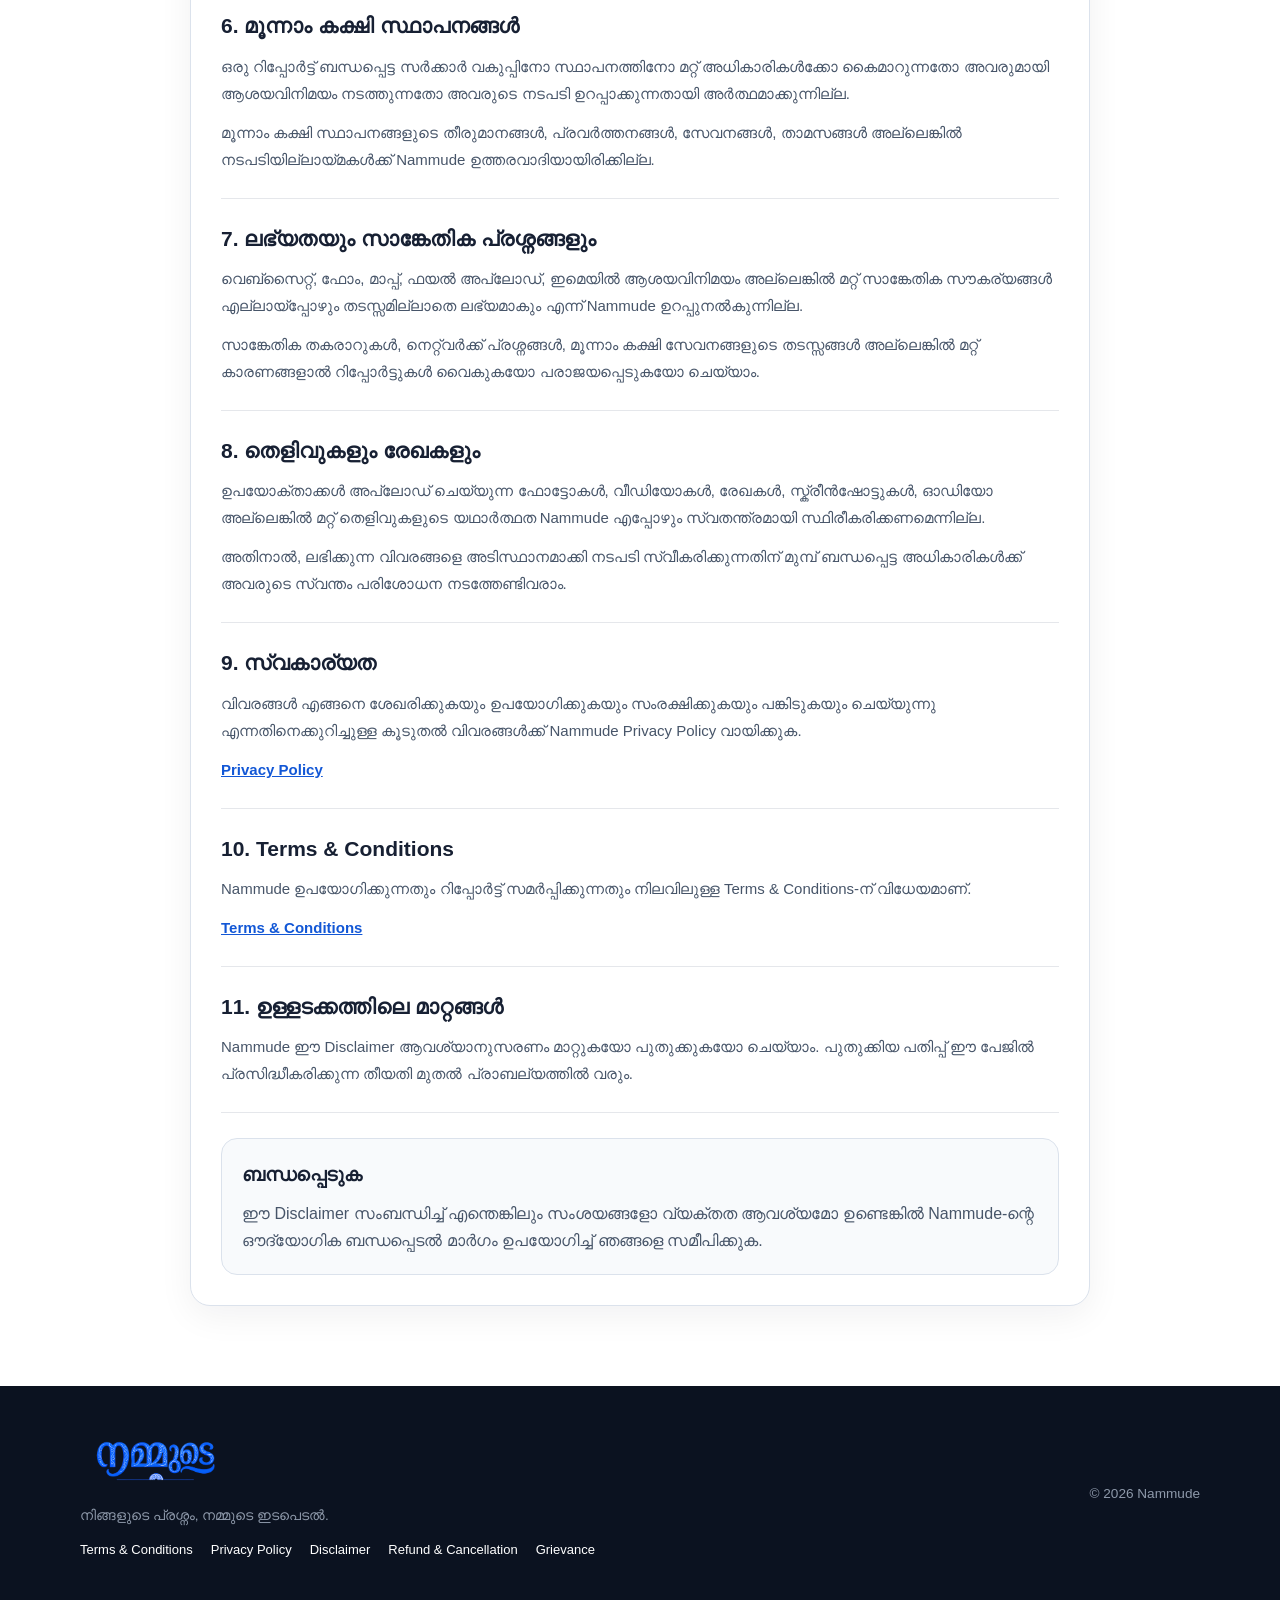
<file: disclaimer.html>
<!DOCTYPE html>
<html lang="ml">

<head>

<meta charset="UTF-8">

<meta
    name="viewport"
    content="width=device-width, initial-scale=1.0">

<title>Disclaimer — Nammude</title>

<link
    rel="icon"
    type="image/png"
    href="logo.png">

<link
    rel="stylesheet"
    href="style.css">


<style>

/* =====================================================
   DISCLAIMER PAGE
===================================================== */

.disclaimer-page {
    padding: 60px 0 80px;
}

.disclaimer-container {
    max-width: 900px;
    margin: 0 auto;
}

.disclaimer-header {
    margin-bottom: 35px;
}

.disclaimer-eyebrow {
    color: #1257d6;
    font-size: 14px;
    font-weight: 700;
    letter-spacing: .04em;
    margin-bottom: 10px;
}

.disclaimer-header h1 {
    margin: 0 0 15px;
    font-size: clamp(32px, 5vw, 52px);
    line-height: 1.15;
}

.disclaimer-header h1 span {
    color: #1257d6;
}

.disclaimer-header p {
    margin: 0;
    color: #64748b;
    line-height: 1.8;
    font-size: 16px;
}


/* =====================================================
   CONTENT CARD
===================================================== */

.disclaimer-card {
    background: #ffffff;
    border: 1px solid #dbe2ec;
    border-radius: 20px;
    padding: 30px;
    box-shadow: 0 10px 35px rgba(15, 23, 42, .06);
}

.disclaimer-section {
    padding: 25px 0;
    border-bottom: 1px solid #e5e7eb;
}

.disclaimer-section:first-child {
    padding-top: 0;
}

.disclaimer-section:last-child {
    padding-bottom: 0;
    border-bottom: 0;
}

.disclaimer-section h2 {
    margin: 0 0 12px;
    font-size: 21px;
    line-height: 1.4;
}

.disclaimer-section h2 span {
    color: #1257d6;
}

.disclaimer-section p {
    margin: 0 0 12px;
    color: #475569;
    font-size: 15px;
    line-height: 1.8;
}

.disclaimer-section p:last-child {
    margin-bottom: 0;
}

.disclaimer-section ul {
    margin: 10px 0 0;
    padding-left: 22px;
}

.disclaimer-section li {
    margin-bottom: 9px;
    color: #475569;
    font-size: 15px;
    line-height: 1.7;
}

.disclaimer-section li:last-child {
    margin-bottom: 0;
}


/* =====================================================
   IMPORTANT BOX
===================================================== */

.important-box {
    margin-bottom: 28px;
    padding: 20px;
    border-radius: 16px;
    background: #eff6ff;
    border: 1px solid #bfdbfe;
}

.important-box h2 {
    margin: 0 0 8px;
    color: #1257d6;
    font-size: 19px;
}

.important-box p {
    margin: 0;
    color: #334155;
    line-height: 1.75;
    font-size: 15px;
}


/* =====================================================
   CONTACT BOX
===================================================== */

.contact-box {
    margin-top: 25px;
    padding: 20px;
    border-radius: 16px;
    background: #f8fafc;
    border: 1px solid #dbe2ec;
}

.contact-box h2 {
    margin: 0 0 8px;
    font-size: 19px;
}

.contact-box p {
    margin: 0;
    color: #475569;
    line-height: 1.7;
}


/* =====================================================
   FOOTER LINKS
===================================================== */

.legal-footer-links {
    display: flex;
    flex-wrap: wrap;
    gap: 8px 18px;
    margin-top: 12px;
    font-size: 13px;
}

.legal-footer-links a {
    color: inherit;
    text-decoration: none;
}

.legal-footer-links a:hover {
    text-decoration: underline;
}


/* =====================================================
   DARK MODE
===================================================== */

body.dark-mode .disclaimer-header p {
    color: #94a3b8;
}

body.dark-mode .disclaimer-card {
    background: #111827;
    border-color: #273449;
    box-shadow: none;
}

body.dark-mode .disclaimer-section {
    border-color: #273449;
}

body.dark-mode .disclaimer-section p,
body.dark-mode .disclaimer-section li {
    color: #cbd5e1;
}

body.dark-mode .important-box {
    background: #172033;
    border-color: #273449;
}

body.dark-mode .important-box p {
    color: #d1d5db;
}

body.dark-mode .contact-box {
    background: #111827;
    border-color: #273449;
}

body.dark-mode .contact-box p {
    color: #cbd5e1;
}


/* =====================================================
   MOBILE
===================================================== */

@media (max-width: 600px) {

    .disclaimer-page {
        padding: 40px 0 60px;
    }

    .disclaimer-card {
        padding: 20px;
        border-radius: 16px;
    }

    .disclaimer-section {
        padding: 21px 0;
    }

    .disclaimer-section h2 {
        font-size: 19px;
    }

    .disclaimer-section p,
    .disclaimer-section li {
        font-size: 14px;
    }

    .important-box,
    .contact-box {
        padding: 16px;
    }

}


/* =====================================================
   THEME TOGGLE
===================================================== */

.theme-toggle {
    width: 46px;
    height: 46px;
    display: flex;
    align-items: center;
    justify-content: center;
    border: 1px solid #dbe2ec;
    border-radius: 12px;
    background: #ffffff;
    color: #172033;
    font-size: 20px;
    cursor: pointer;
    transition:
        background .2s ease,
        border-color .2s ease,
        transform .2s ease;
}

.theme-toggle:hover {
    transform: translateY(-1px);
}

.theme-toggle:active {
    transform: scale(.95);
}

body.dark-mode .theme-toggle {
    background: #111827;
    border-color: #273449;
    color: #f8fafc;
}

</style>

</head>


<body>


<!-- =====================================================
     HEADER
===================================================== -->

<header class="header">

<div class="container nav">

<a
    href="index.html"
    class="logo">

<img
    src="logo.png"
    alt="Nammude">

</a>


<div class="nav-actions">


<button
    type="button"
    id="themeToggle"
    class="theme-toggle"
    aria-label="Toggle dark mode">

🌙

</button>


<button
    type="button"
    id="languageToggle"
    class="language-button">

EN

</button>


<a
    href="index.html"
    class="nav-button"
    id="homeButton">

ഹോം

</a>

</div>

</div>

</header>



<!-- =====================================================
     MAIN
===================================================== -->

<main class="disclaimer-page">

<div class="container disclaimer-container">


<!-- =====================================================
     HEADER
===================================================== -->

<div class="disclaimer-header">

<div
    class="disclaimer-eyebrow"
    id="eyebrow">

Nammude

</div>


<h1 id="pageTitle">

Disclaimer

<span>& Notice</span>

</h1>


<p id="pageDescription">

Please read this disclaimer carefully before using
the Nammude platform or submitting a report.

</p>

</div>



<!-- =====================================================
     CONTENT
===================================================== -->

<div class="disclaimer-card">


<!-- =====================================================
     IMPORTANT NOTICE
===================================================== -->

<div class="important-box">

<h2 id="importantTitle">
പ്രധാന അറിയിപ്പ്
</h2>


<p id="importantText">

Nammude ഒരു സ്വതന്ത്ര പൗരസഹായ പ്ലാറ്റ്‌ഫോമാണ്.
ഇത് സർക്കാർ വകുപ്പ്, സർക്കാർ അധികാരി, കോടതി,
പോലീസ് വകുപ്പ് അല്ലെങ്കിൽ നിയമ സ്ഥാപനമല്ല.

</p>

</div>



<!-- =====================================================
     SECTION 1
===================================================== -->

<section class="disclaimer-section">

<h2 id="section1Title">

1. Nammude-ന്റെ സ്വഭാവം

</h2>


<p id="section1Text">

Nammude പൊതുജനങ്ങൾക്ക് അവരുടെ പ്രദേശത്തെ പ്രശ്നങ്ങൾ
അറിയിക്കാനും ബന്ധപ്പെട്ട അധികാരികളിലേക്ക് പ്രശ്നങ്ങൾ
എത്തിക്കാൻ സഹായിക്കാനുമുള്ള ഒരു സ്വതന്ത്ര പൗരസഹായ
പ്ലാറ്റ്‌ഫോമാണ്.

</p>


<p id="section1Text2">

Nammude ഒരു സർക്കാർ സ്ഥാപനമോ സർക്കാർ വകുപ്പോ
കോടതിയോ പോലീസോ അഭിഭാഷക സ്ഥാപനമോ ഔദ്യോഗിക
സർക്കാർ പരാതി പരിഹാര സംവിധാനമോ അല്ല.

</p>

</section>



<!-- =====================================================
     SECTION 2
===================================================== -->

<section class="disclaimer-section">

<h2 id="section2Title">

2. നടപടി ഉറപ്പുനൽകുന്നില്ല

</h2>


<p id="section2Text">

Nammude-ൽ ഒരു റിപ്പോർട്ട് സമർപ്പിച്ചതുകൊണ്ട്
ബന്ധപ്പെട്ട അധികാരി നിർബന്ധമായും നടപടി സ്വീകരിക്കുമെന്ന്
അല്ലെങ്കിൽ പ്രശ്നം പരിഹരിക്കപ്പെടുമെന്ന് ഉറപ്പുനൽകുന്നില്ല.

</p>


<p id="section2Text2">

അന്തിമ നടപടി ബന്ധപ്പെട്ട സർക്കാർ വകുപ്പ്,
പ്രാദേശിക സ്വയംഭരണ സ്ഥാപനം, അധികാരി അല്ലെങ്കിൽ
മറ്റ് ബന്ധപ്പെട്ട സ്ഥാപനത്തിന്റെ അധികാരപരിധിയിലും
തീരുമാനത്തിലും ആയിരിക്കും.

</p>

</section>



<!-- =====================================================
     SECTION 3
===================================================== -->

<section class="disclaimer-section">

<h2 id="section3Title">

3. വിവരങ്ങളുടെ കൃത്യത

</h2>


<p id="section3Text">

ഉപയോക്താക്കൾ സമർപ്പിക്കുന്ന വിവരങ്ങൾ അവരുടെ അറിവിലും
വിശ്വാസത്തിലും ശരിയായതായിരിക്കണം.

</p>


<ul id="section3List">

<li>
തെറ്റായ വിവരങ്ങൾ മനഃപൂർവ്വം സമർപ്പിക്കരുത്.
</li>

<li>
മറ്റൊരാളുടെ സ്വകാര്യ വിവരങ്ങൾ ആവശ്യത്തിന് മുകളിലേക്ക്
അപ്‌ലോഡ് ചെയ്യരുത്.
</li>

<li>
വ്യാജ രേഖകൾ, വ്യാജ തെളിവുകൾ അല്ലെങ്കിൽ തെറ്റിദ്ധരിപ്പിക്കുന്ന
വിവരങ്ങൾ സമർപ്പിക്കരുത്.
</li>

<li>
നിങ്ങൾക്ക് നിയമപരമായി പങ്കിടാൻ അവകാശമില്ലാത്ത
രേഖകൾ അപ്‌ലോഡ് ചെയ്യരുത്.
</li>

</ul>

</section>



<!-- =====================================================
     SECTION 4
===================================================== -->

<section class="disclaimer-section">

<h2 id="section4Title">

4. നിയമോപദേശം അല്ല

</h2>


<p id="section4Text">

Nammude നൽകുന്ന പൊതുവിവരങ്ങളോ സഹായങ്ങളോ
നിയമോപദേശമായി കണക്കാക്കരുത്.

</p>


<p id="section4Text2">

നിങ്ങളുടെ വിഷയത്തിന് പ്രത്യേക നിയമോപദേശം ആവശ്യമാണെങ്കിൽ,
യോഗ്യനായ അഭിഭാഷകനെയോ ബന്ധപ്പെട്ട നിയമ വിദഗ്ധനെയോ
സമീപിക്കുക.

</p>

</section>



<!-- =====================================================
     SECTION 5
===================================================== -->

<section class="disclaimer-section">

<h2 id="section5Title">

5. അടിയന്തര സാഹചര്യങ്ങൾ

</h2>


<p id="section5Text">

അടിയന്തരമായ അപകടം, കുറ്റകൃത്യം, തീപിടിത്തം,
മെഡിക്കൽ അടിയന്തരാവസ്ഥ അല്ലെങ്കിൽ ഉടൻ സഹായം
ആവശ്യമായ മറ്റേതെങ്കിലും സാഹചര്യമുണ്ടെങ്കിൽ
Nammude റിപ്പോർട്ടിംഗ് സംവിധാനം മാത്രം ആശ്രയിക്കരുത്.

</p>


<p id="section5Text2">

അത്തരം സാഹചര്യങ്ങളിൽ ബന്ധപ്പെട്ട ഔദ്യോഗിക
അടിയന്തര സേവനങ്ങളെയോ അധികാരികളെയോ നേരിട്ട്
ബന്ധപ്പെടുക.

</p>

</section>



<!-- =====================================================
     SECTION 6
===================================================== -->

<section class="disclaimer-section">

<h2 id="section6Title">

6. മൂന്നാം കക്ഷി സ്ഥാപനങ്ങൾ

</h2>


<p id="section6Text">

ഒരു റിപ്പോർട്ട് ബന്ധപ്പെട്ട സർക്കാർ വകുപ്പിനോ
സ്ഥാപനത്തിനോ മറ്റ് അധികാരികൾക്കോ കൈമാറുന്നതോ
അവരുമായി ആശയവിനിമയം നടത്തുന്നതോ അവരുടെ നടപടി
ഉറപ്പാക്കുന്നതായി അർത്ഥമാക്കുന്നില്ല.

</p>


<p id="section6Text2">

മൂന്നാം കക്ഷി സ്ഥാപനങ്ങളുടെ തീരുമാനങ്ങൾ,
പ്രവർത്തനങ്ങൾ, സേവനങ്ങൾ, താമസങ്ങൾ അല്ലെങ്കിൽ
നടപടിയില്ലായ്മകൾക്ക് Nammude ഉത്തരവാദിയായിരിക്കില്ല.

</p>

</section>



<!-- =====================================================
     SECTION 7
===================================================== -->

<section class="disclaimer-section">

<h2 id="section7Title">

7. ലഭ്യതയും സാങ്കേതിക പ്രശ്നങ്ങളും

</h2>


<p id="section7Text">

വെബ്‌സൈറ്റ്, ഫോം, മാപ്പ്, ഫയൽ അപ്‌ലോഡ്,
ഇമെയിൽ ആശയവിനിമയം അല്ലെങ്കിൽ മറ്റ് സാങ്കേതിക
സൗകര്യങ്ങൾ എല്ലായ്പ്പോഴും തടസ്സമില്ലാതെ ലഭ്യമാകും
എന്ന് Nammude ഉറപ്പുനൽകുന്നില്ല.

</p>


<p id="section7Text2">

സാങ്കേതിക തകരാറുകൾ, നെറ്റ്‌വർക്ക് പ്രശ്നങ്ങൾ,
മൂന്നാം കക്ഷി സേവനങ്ങളുടെ തടസ്സങ്ങൾ അല്ലെങ്കിൽ
മറ്റ് കാരണങ്ങളാൽ റിപ്പോർട്ടുകൾ വൈകുകയോ
പരാജയപ്പെടുകയോ ചെയ്യാം.

</p>

</section>



<!-- =====================================================
     SECTION 8
===================================================== -->

<section class="disclaimer-section">

<h2 id="section8Title">

8. തെളിവുകളും രേഖകളും

</h2>


<p id="section8Text">

ഉപയോക്താക്കൾ അപ്‌ലോഡ് ചെയ്യുന്ന ഫോട്ടോകൾ,
വീഡിയോകൾ, രേഖകൾ, സ്ക്രീൻഷോട്ടുകൾ, ഓഡിയോ
അല്ലെങ്കിൽ മറ്റ് തെളിവുകളുടെ യഥാർത്ഥത Nammude
എപ്പോഴും സ്വതന്ത്രമായി സ്ഥിരീകരിക്കണമെന്നില്ല.

</p>


<p id="section8Text2">

അതിനാൽ, ലഭിക്കുന്ന വിവരങ്ങളെ അടിസ്ഥാനമാക്കി
നടപടി സ്വീകരിക്കുന്നതിന് മുമ്പ് ബന്ധപ്പെട്ട
അധികാരികൾക്ക് അവരുടെ സ്വന്തം പരിശോധന
നടത്തേണ്ടിവരാം.

</p>

</section>



<!-- =====================================================
     SECTION 9
===================================================== -->

<section class="disclaimer-section">

<h2 id="section9Title">

9. സ്വകാര്യത

</h2>


<p id="section9Text">

വിവരങ്ങൾ എങ്ങനെ ശേഖരിക്കുകയും ഉപയോഗിക്കുകയും
സംരക്ഷിക്കുകയും പങ്കിടുകയും ചെയ്യുന്നു എന്നതിനെക്കുറിച്ചുള്ള
കൂടുതൽ വിവരങ്ങൾക്ക് Nammude Privacy Policy വായിക്കുക.

</p>


<p>

<a
    href="privacy.html"
    style="
        color:#1257d6;
        font-weight:700;
        text-decoration:underline;
    "
    id="privacyLink">

Privacy Policy

</a>

</p>

</section>



<!-- =====================================================
     SECTION 10
===================================================== -->

<section class="disclaimer-section">

<h2 id="section10Title">

10. Terms & Conditions

</h2>


<p id="section10Text">

Nammude ഉപയോഗിക്കുന്നതും റിപ്പോർട്ട് സമർപ്പിക്കുന്നതും
നിലവിലുള്ള Terms & Conditions-ന് വിധേയമാണ്.

</p>


<p>

<a
    href="terms.html"
    style="
        color:#1257d6;
        font-weight:700;
        text-decoration:underline;
    "
    id="termsLink">

Terms & Conditions

</a>

</p>

</section>



<!-- =====================================================
     SECTION 11
===================================================== -->

<section class="disclaimer-section">

<h2 id="section11Title">

11. ഉള്ളടക്കത്തിലെ മാറ്റങ്ങൾ

</h2>


<p id="section11Text">

Nammude ഈ Disclaimer ആവശ്യാനുസരണം മാറ്റുകയോ
പുതുക്കുകയോ ചെയ്യാം. പുതുക്കിയ പതിപ്പ് ഈ പേജിൽ
പ്രസിദ്ധീകരിക്കുന്ന തീയതി മുതൽ പ്രാബല്യത്തിൽ വരും.

</p>

</section>



<!-- =====================================================
     CONTACT
===================================================== -->

<div class="contact-box">

<h2 id="contactTitle">

ബന്ധപ്പെടുക

</h2>


<p id="contactText">

ഈ Disclaimer സംബന്ധിച്ച് എന്തെങ്കിലും സംശയങ്ങളോ
വ്യക്തത ആവശ്യമോ ഉണ്ടെങ്കിൽ Nammude-ന്റെ ഔദ്യോഗിക
ബന്ധപ്പെടൽ മാർഗം ഉപയോഗിച്ച് ഞങ്ങളെ സമീപിക്കുക.

</p>

</div>


</div>

</div>

</main>



<!-- =====================================================
     FOOTER
===================================================== -->

<footer class="footer">

<div class="container footer-content">


<div>

<div class="logo">

<img
    src="logo.png"
    alt="Nammude">

</div>


<p id="footerTagline">

നിങ്ങളുടെ പ്രശ്നം, നമ്മുടെ ഇടപെടൽ.

</p>


<div class="legal-footer-links">

<a
    href="terms.html"
    id="footerTerms">

Terms & Conditions

</a>


<a
    href="privacy.html"
    id="footerPrivacy">

Privacy Policy

</a>


<a
    href="disclaimer.html"
    id="footerDisclaimer">

Disclaimer

</a>


<a
    href="refund.html"
    id="footerRefund">

Refund & Cancellation

</a>


<a
    href="grievance.html"
    id="footerGrievance">

Grievance

</a>

</div>

</div>


<p>
© 2026 Nammude
</p>


</div>

</footer>



<!-- =====================================================
     JAVASCRIPT
===================================================== -->

<script>

/* =====================================================
   LANGUAGE DATA
===================================================== */

const translations = {

ml: {

home: "ഹോം",

eyebrow: "Nammude",

title: "Disclaimer <span>& അറിയിപ്പ്</span>",

description:
"Nammude പ്ലാറ്റ്‌ഫോം ഉപയോഗിക്കുന്നതിന് മുമ്പ് ഈ Disclaimer ശ്രദ്ധാപൂർവ്വം വായിക്കുക.",

importantTitle:
"പ്രധാന അറിയിപ്പ്",

importantText:
"Nammude ഒരു സ്വതന്ത്ര പൗരസഹായ പ്ലാറ്റ്‌ഫോമാണ്. ഇത് സർക്കാർ വകുപ്പ്, സർക്കാർ അധികാരി, കോടതി, പോലീസ് വകുപ്പ് അല്ലെങ്കിൽ നിയമ സ്ഥാപനമല്ല.",

section1Title:
"1. Nammude-ന്റെ സ്വഭാവം",

section1Text:
"Nammude പൊതുജനങ്ങൾക്ക് അവരുടെ പ്രദേശത്തെ പ്രശ്നങ്ങൾ അറിയിക്കാനും ബന്ധപ്പെട്ട അധികാരികളിലേക്ക് പ്രശ്നങ്ങൾ എത്തിക്കാൻ സഹായിക്കാനുമുള്ള ഒരു സ്വതന്ത്ര പൗരസഹായ പ്ലാറ്റ്‌ഫോമാണ്.",

section1Text2:
"Nammude ഒരു സർക്കാർ സ്ഥാപനമോ സർക്കാർ വകുപ്പോ കോടതിയോ പോലീസോ അഭിഭാഷക സ്ഥാപനമോ ഔദ്യോഗിക സർക്കാർ പരാതി പരിഹാര സംവിധാനമോ അല്ല.",

section2Title:
"2. നടപടി ഉറപ്പുനൽകുന്നില്ല",

section2Text:
"Nammude-ൽ ഒരു റിപ്പോർട്ട് സമർപ്പിച്ചതുകൊണ്ട് ബന്ധപ്പെട്ട അധികാരി നിർബന്ധമായും നടപടി സ്വീകരിക്കുമെന്ന് അല്ലെങ്കിൽ പ്രശ്നം പരിഹരിക്കപ്പെടുമെന്ന് ഉറപ്പുനൽകുന്നില്ല.",

section2Text2:
"അന്തിമ നടപടി ബന്ധപ്പെട്ട സർക്കാർ വകുപ്പ്, പ്രാദേശിക സ്വയംഭരണ സ്ഥാപനം, അധികാരി അല്ലെങ്കിൽ മറ്റ് ബന്ധപ്പെട്ട സ്ഥാപനത്തിന്റെ അധികാരപരിധിയിലും തീരുമാനത്തിലും ആയിരിക്കും.",

section3Title:
"3. വിവരങ്ങളുടെ കൃത്യത",

section3Text:
"ഉപയോക്താക്കൾ സമർപ്പിക്കുന്ന വിവരങ്ങൾ അവരുടെ അറിവിലും വിശ്വാസത്തിലും ശരിയായതായിരിക്കണം.",

section3List: [
"തെറ്റായ വിവരങ്ങൾ മനഃപൂർവ്വം സമർപ്പിക്കരുത്.",
"മറ്റൊരാളുടെ സ്വകാര്യ വിവരങ്ങൾ ആവശ്യത്തിന് മുകളിലേക്ക് അപ്‌ലോഡ് ചെയ്യരുത്.",
"വ്യാജ രേഖകൾ, വ്യാജ തെളിവുകൾ അല്ലെങ്കിൽ തെറ്റിദ്ധരിപ്പിക്കുന്ന വിവരങ്ങൾ സമർപ്പിക്കരുത്.",
"നിങ്ങൾക്ക് നിയമപരമായി പങ്കിടാൻ അവകാശമില്ലാത്ത രേഖകൾ അപ്‌ലോഡ് ചെയ്യരുത്."
],

section4Title:
"4. നിയമോപദേശം അല്ല",

section4Text:
"Nammude നൽകുന്ന പൊതുവിവരങ്ങളോ സഹായങ്ങളോ നിയമോപദേശമായി കണക്കാക്കരുത്.",

section4Text2:
"നിങ്ങളുടെ വിഷയത്തിന് പ്രത്യേക നിയമോപദേശം ആവശ്യമാണെങ്കിൽ, യോഗ്യനായ അഭിഭാഷകനെയോ ബന്ധപ്പെട്ട നിയമ വിദഗ്ധനെയോ സമീപിക്കുക.",

section5Title:
"5. അടിയന്തര സാഹചര്യങ്ങൾ",

section5Text:
"അടിയന്തരമായ അപകടം, കുറ്റകൃത്യം, തീപിടിത്തം, മെഡിക്കൽ അടിയന്തരാവസ്ഥ അല്ലെങ്കിൽ ഉടൻ സഹായം ആവശ്യമായ മറ്റേതെങ്കിലും സാഹചര്യമുണ്ടെങ്കിൽ Nammude റിപ്പോർട്ടിംഗ് സംവിധാനം മാത്രം ആശ്രയിക്കരുത്.",

section5Text2:
"അത്തരം സാഹചര്യങ്ങളിൽ ബന്ധപ്പെട്ട ഔദ്യോഗിക അടിയന്തര സേവനങ്ങളെയോ അധികാരികളെയോ നേരിട്ട് ബന്ധപ്പെടുക.",

section6Title:
"6. മൂന്നാം കക്ഷി സ്ഥാപനങ്ങൾ",

section6Text:
"ഒരു റിപ്പോർട്ട് ബന്ധപ്പെട്ട സർക്കാർ വകുപ്പിനോ സ്ഥാപനത്തിനോ മറ്റ് അധികാരികൾക്കോ കൈമാറുന്നതോ അവരുമായി ആശയവിനിമയം നടത്തുന്നതോ അവരുടെ നടപടി ഉറപ്പാക്കുന്നതായി അർത്ഥമാക്കുന്നില്ല.",

section6Text2:
"മൂന്നാം കക്ഷി സ്ഥാപനങ്ങളുടെ തീരുമാനങ്ങൾ, പ്രവർത്തനങ്ങൾ, സേവനങ്ങൾ, താമസങ്ങൾ അല്ലെങ്കിൽ നടപടിയില്ലായ്മകൾക്ക് Nammude ഉത്തരവാദിയായിരിക്കില്ല.",

section7Title:
"7. ലഭ്യതയും സാങ്കേതിക പ്രശ്നങ്ങളും",

section7Text:
"വെബ്‌സൈറ്റ്, ഫോം, മാപ്പ്, ഫയൽ അപ്‌ലോഡ്, ഇമെയിൽ ആശയവിനിമയം അല്ലെങ്കിൽ മറ്റ് സാങ്കേതിക സൗകര്യങ്ങൾ എല്ലായ്പ്പോഴും തടസ്സമില്ലാതെ ലഭ്യമാകും എന്ന് Nammude ഉറപ്പുനൽകുന്നില്ല.",

section7Text2:
"സാങ്കേതിക തകരാറുകൾ, നെറ്റ്‌വർക്ക് പ്രശ്നങ്ങൾ, മൂന്നാം കക്ഷി സേവനങ്ങളുടെ തടസ്സങ്ങൾ അല്ലെങ്കിൽ മറ്റ് കാരണങ്ങളാൽ റിപ്പോർട്ടുകൾ വൈകുകയോ പരാജയപ്പെടുകയോ ചെയ്യാം.",

section8Title:
"8. തെളിവുകളും രേഖകളും",

section8Text:
"ഉപയോക്താക്കൾ അപ്‌ലോഡ് ചെയ്യുന്ന ഫോട്ടോകൾ, വീഡിയോകൾ, രേഖകൾ, സ്ക്രീൻഷോട്ടുകൾ, ഓഡിയോ അല്ലെങ്കിൽ മറ്റ് തെളിവുകളുടെ യഥാർത്ഥത Nammude എപ്പോഴും സ്വതന്ത്രമായി സ്ഥിരീകരിക്കണമെന്നില്ല.",

section8Text2:
"അതിനാൽ, ലഭിക്കുന്ന വിവരങ്ങളെ അടിസ്ഥാനമാക്കി നടപടി സ്വീകരിക്കുന്നതിന് മുമ്പ് ബന്ധപ്പെട്ട അധികാരികൾക്ക് അവരുടെ സ്വന്തം പരിശോധന നടത്തേണ്ടിവരാം.",

section9Title:
"9. സ്വകാര്യത",

section9Text:
"വിവരങ്ങൾ എങ്ങനെ ശേഖരിക്കുകയും ഉപയോഗിക്കുകയും സംരക്ഷിക്കുകയും പങ്കിടുകയും ചെയ്യുന്നു എന്നതിനെക്കുറിച്ചുള്ള കൂടുതൽ വിവരങ്ങൾക്ക് Nammude Privacy Policy വായിക്കുക.",

section10Title:
"10. Terms & Conditions",

section10Text:
"Nammude ഉപയോഗിക്കുന്നതും റിപ്പോർട്ട് സമർപ്പിക്കുന്നതും നിലവിലുള്ള Terms & Conditions-ന് വിധേയമാണ്.",

section11Title:
"11. ഉള്ളടക്കത്തിലെ മാറ്റങ്ങൾ",

section11Text:
"Nammude ഈ Disclaimer ആവശ്യാനുസരണം മാറ്റുകയോ പുതുക്കുകയോ ചെയ്യാം. പുതുക്കിയ പതിപ്പ് ഈ പേജിൽ പ്രസിദ്ധീകരിക്കുന്ന തീയതി മുതൽ പ്രാബല്യത്തിൽ വരും.",

contactTitle:
"ബന്ധപ്പെടുക",

contactText:
"ഈ Disclaimer സംബന്ധിച്ച് എന്തെങ്കിലും സംശയങ്ങളോ വ്യക്തത ആവശ്യമോ ഉണ്ടെങ്കിൽ Nammude-ന്റെ ഔദ്യോഗിക ബന്ധപ്പെടൽ മാർഗം ഉപയോഗിച്ച് ഞങ്ങളെ സമീപിക്കുക.",

footerTagline:
"നിങ്ങളുടെ പ്രശ്നം, നമ്മുടെ ഇടപെടൽ."

},

en: {

home: "Home",

eyebrow: "Nammude",

title: "Disclaimer <span>& Notice</span>",

description:
"Please read this disclaimer carefully before using the Nammude platform.",

importantTitle:
"Important Notice",

importantText:
"Nammude is an independent civic-support platform. It is not a government department, government authority, court, police department, or law firm.",

section1Title:
"1. Nature of Nammude",

section1Text:
"Nammude is an independent civic-support platform that helps people report local problems and communicate issues to relevant authorities where appropriate.",

section1Text2:
"Nammude is not a government organization, government department, court, police department, law firm, or official government grievance-redressal system.",

section2Title:
"2. No Guarantee of Action",

section2Text:
"Submitting a report through Nammude does not guarantee that the concerned authority will take action or that the reported issue will be resolved.",

section2Text2:
"Any final action remains within the authority and decision-making responsibility of the relevant government department, local body, authority, or other organization.",

section3Title:
"3. Accuracy of Information",

section3Text:
"Users should ensure that the information they submit is accurate to the best of their knowledge and belief.",

section3List: [
"Do not knowingly submit false information.",
"Do not upload unnecessary personal information belonging to another person.",
"Do not submit fake documents, fake evidence, or misleading information.",
"Do not upload documents that you are not legally entitled to share."
],

section4Title:
"4. Not Legal Advice",

section4Text:
"General information or assistance provided by Nammude should not be treated as legal advice.",

section4Text2:
"If your matter requires specific legal advice, consult a qualified lawyer or appropriate legal professional.",

section5Title:
"5. Emergency Situations",

section5Text:
"If there is an immediate danger, crime, fire, medical emergency, or any other situation requiring urgent assistance, do not rely only on the Nammude reporting system.",

section5Text2:
"In such situations, contact the appropriate official emergency services or authorities directly.",

section6Title:
"6. Third-Party Organizations",

section6Text:
"Forwarding a report to, or communicating with, a relevant government department, organization, or authority does not guarantee that they will take action.",

section6Text2:
"Nammude is not responsible for the decisions, actions, services, delays, or inaction of third-party organizations.",

section7Title:
"7. Availability & Technical Issues",

section7Text:
"Nammude does not guarantee that the website, forms, maps, file uploads, email communication, or other technical features will always be available or uninterrupted.",

section7Text2:
"Reports may be delayed or fail because of technical problems, network issues, third-party service interruptions, or other circumstances.",

section8Title:
"8. Evidence & Documents",

section8Text:
"Nammude may not independently verify the authenticity of every photo, video, document, screenshot, audio recording, or other evidence submitted by users.",

section8Text2:
"Relevant authorities may therefore need to conduct their own verification before taking action based on submitted information.",

section9Title:
"9. Privacy",

section9Text:
"For more information about how information is collected, used, protected, and shared, please read the Nammude Privacy Policy.",

section10Title:
"10. Terms & Conditions",

section10Text:
"Use of Nammude and submission of reports are subject to the current Terms & Conditions.",

section11Title:
"11. Changes to this Disclaimer",

section11Text:
"Nammude may update or modify this Disclaimer when necessary. Any updated version will become effective when published on this page.",

contactTitle:
"Contact",

contactText:
"If you have questions or need clarification regarding this Disclaimer, please contact Nammude through its official contact method.",

footerTagline:
"Your problem, our intervention."

}

};



/* =====================================================
   LANGUAGE
===================================================== */

let currentLanguage =
    localStorage.getItem("nammude-language") || "ml";


const languageToggle =
    document.getElementById("languageToggle");


function updateLanguage() {

    const t =
        translations[currentLanguage];


    document.documentElement.lang =
        currentLanguage;


    document.getElementById(
        "homeButton"
    ).textContent = t.home;


    document.getElementById(
        "eyebrow"
    ).textContent = t.eyebrow;


    document.getElementById(
        "pageTitle"
    ).innerHTML = t.title;


    document.getElementById(
        "pageDescription"
    ).textContent = t.description;


    document.getElementById(
        "importantTitle"
    ).textContent = t.importantTitle;


    document.getElementById(
        "importantText"
    ).textContent = t.importantText;


    for (let i = 1; i <= 11; i++) {

        const title =
            document.getElementById(
                "section" + i + "Title"
            );

        const text =
            document.getElementById(
                "section" + i + "Text"
            );

        const text2 =
            document.getElementById(
                "section" + i + "Text2"
            );


        if (title) {

            title.textContent =
                t["section" + i + "Title"];

        }


        if (text) {

            text.textContent =
                t["section" + i + "Text"];

        }


        if (text2) {

            text2.textContent =
                t["section" + i + "Text2"];

        }

    }


    const list =
        document.getElementById(
            "section3List"
        );


    list.innerHTML = "";


    t.section3List.forEach(
        itemText => {

            const li =
                document.createElement(
                    "li"
                );

            li.textContent =
                itemText;

            list.appendChild(li);

        }
    );


    document.getElementById(
        "privacyLink"
    ).textContent =
        currentLanguage === "ml"
            ? "Privacy Policy"
            : "Privacy Policy";


    document.getElementById(
        "termsLink"
    ).textContent =
        "Terms & Conditions";


    document.getElementById(
        "contactTitle"
    ).textContent =
        t.contactTitle;


    document.getElementById(
        "contactText"
    ).textContent =
        t.contactText;


    document.getElementById(
        "footerTagline"
    ).textContent =
        t.footerTagline;


    document.getElementById(
        "footerTerms"
    ).textContent =
        "Terms & Conditions";


    document.getElementById(
        "footerPrivacy"
    ).textContent =
        "Privacy Policy";


    document.getElementById(
        "footerDisclaimer"
    ).textContent =
        "Disclaimer";


    document.getElementById(
        "footerRefund"
    ).textContent =
        "Refund & Cancellation";


    document.getElementById(
        "footerGrievance"
    ).textContent =
        "Grievance";


    languageToggle.textContent =
        currentLanguage === "ml"
            ? "EN"
            : "മലയാളം";

}


languageToggle.addEventListener(
    "click",
    () => {

        currentLanguage =
            currentLanguage === "ml"
                ? "en"
                : "ml";


        localStorage.setItem(
            "nammude-language",
            currentLanguage
        );


        updateLanguage();

    }
);



/* =====================================================
   DARK MODE
===================================================== */

const themeToggle =
    document.getElementById(
        "themeToggle"
    );


function applyTheme(theme) {

    if (theme === "dark") {

        document.body.classList.add(
            "dark-mode"
        );


        themeToggle.textContent =
            "☀️";


        themeToggle.setAttribute(
            "aria-label",
            "Switch to light mode"
        );


        themeToggle.setAttribute(
            "title",
            "Light mode"
        );

    }

    else {

        document.body.classList.remove(
            "dark-mode"
        );


        themeToggle.textContent =
            "🌙";


        themeToggle.setAttribute(
            "aria-label",
            "Switch to dark mode"
        );


        themeToggle.setAttribute(
            "title",
            "Dark mode"
        );

    }

}


const savedTheme =
    localStorage.getItem(
        "nammude-theme"
    );


if (savedTheme === "dark") {

    applyTheme("dark");

}

else {

    applyTheme("light");

}


themeToggle.addEventListener(
    "click",
    () => {

        const isDark =
            document.body.classList.contains(
                "dark-mode"
            );


        const newTheme =
            isDark
                ? "light"
                : "dark";


        applyTheme(newTheme);


        localStorage.setItem(
            "nammude-theme",
            newTheme
        );

    }
);



/* =====================================================
   INITIALIZE
===================================================== */

updateLanguage();

</script>


</body>

</html>
</file>
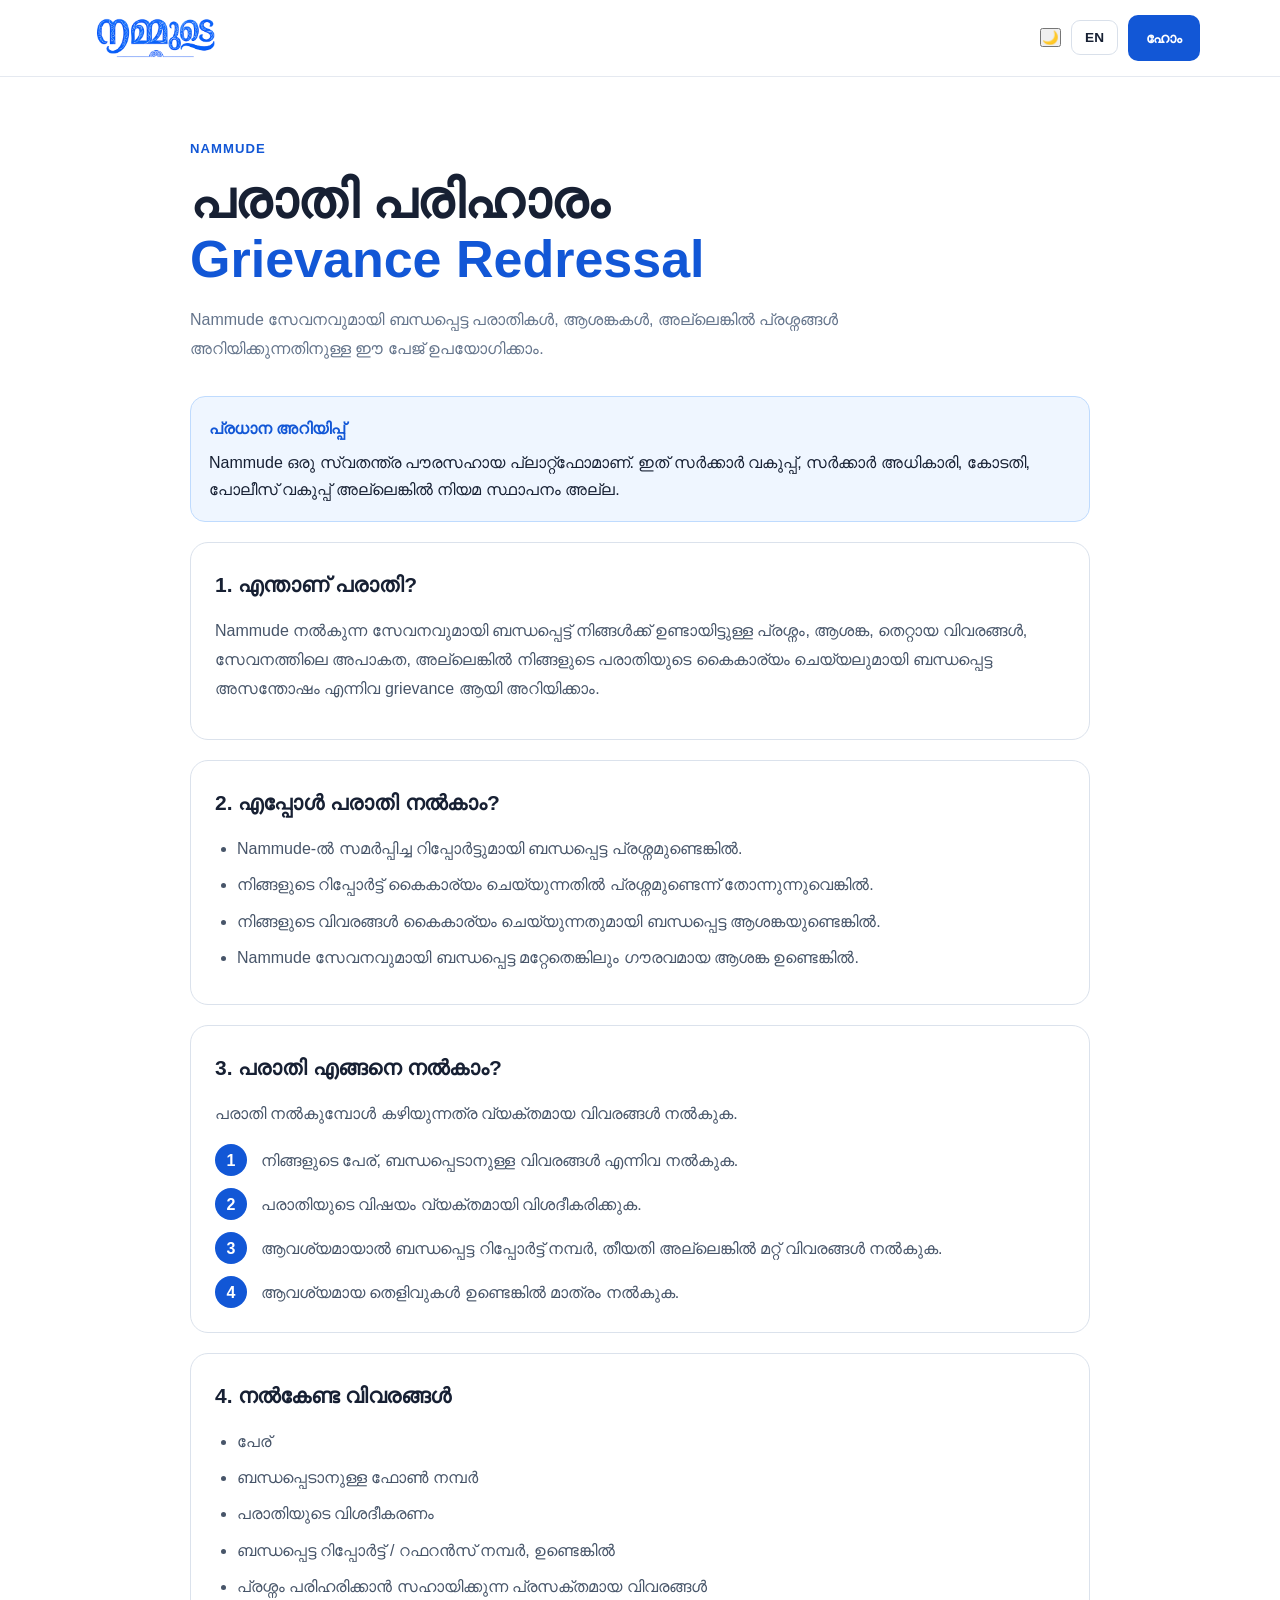
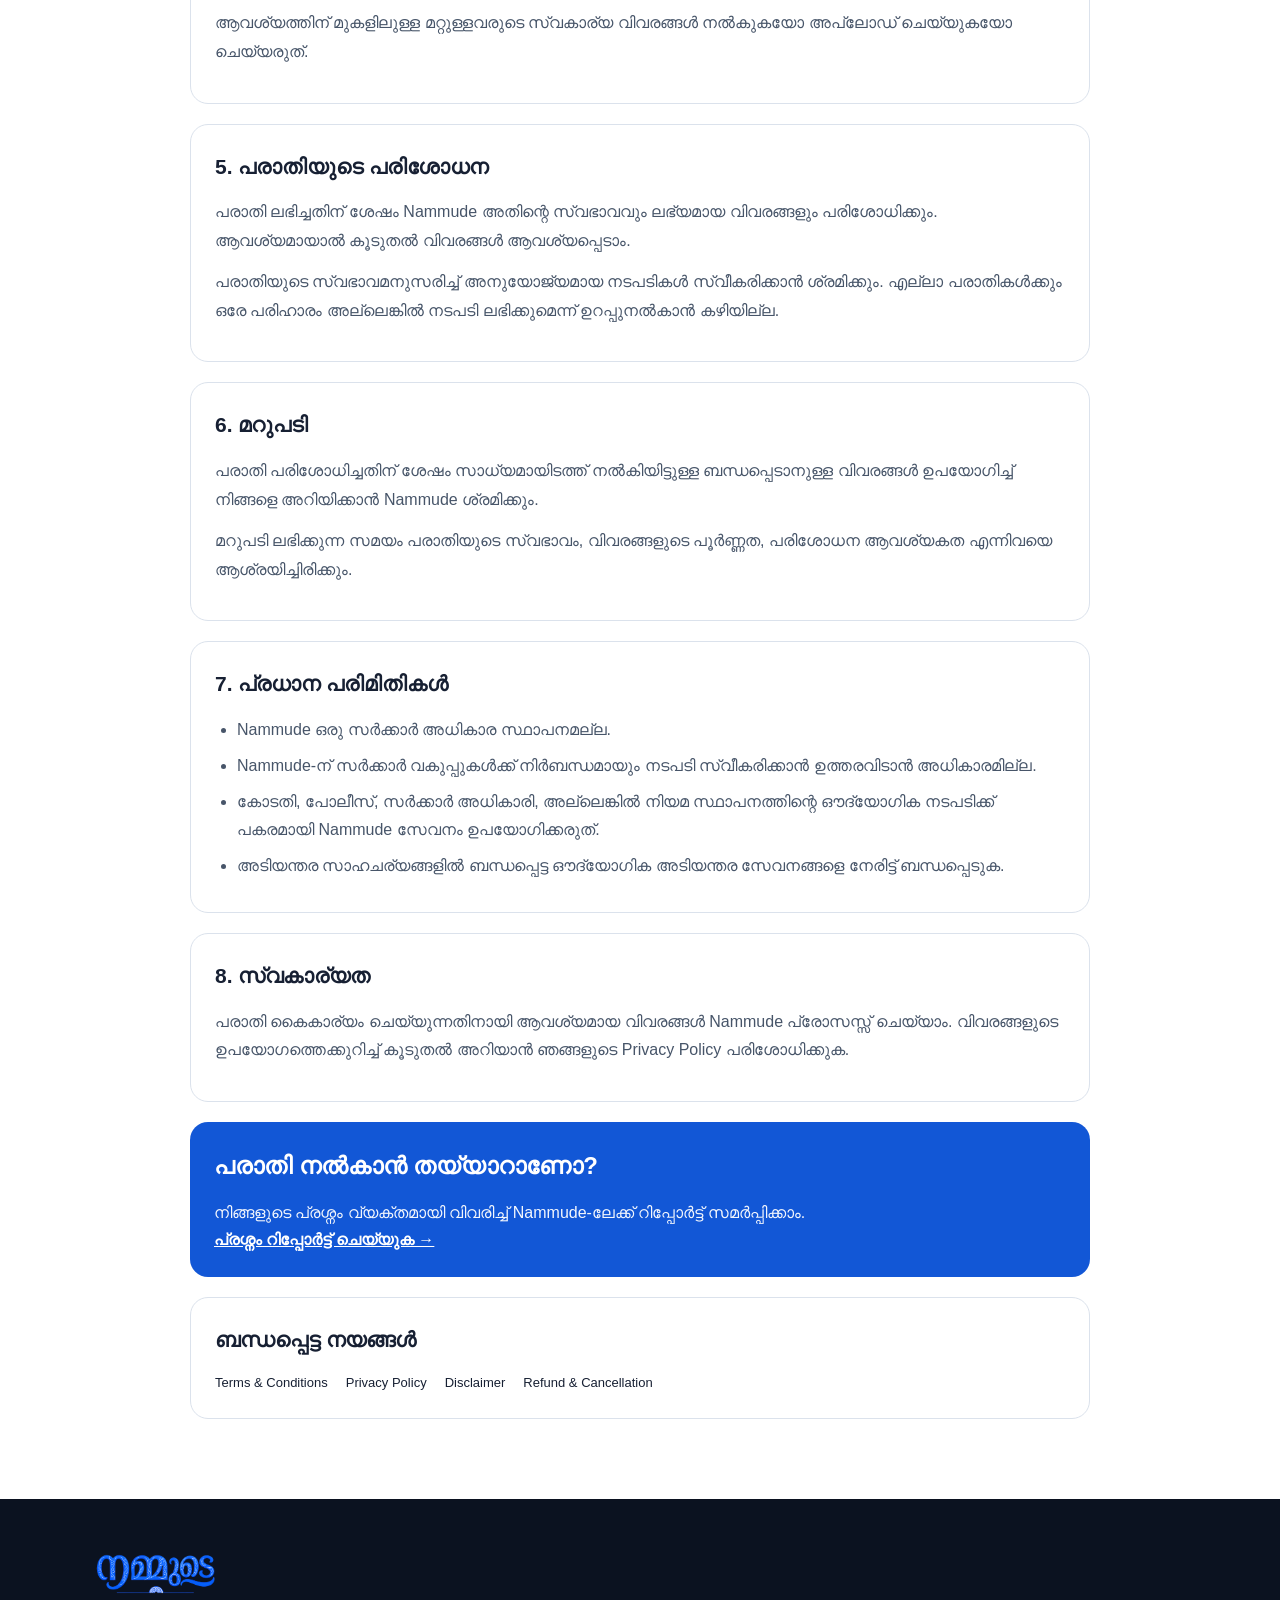
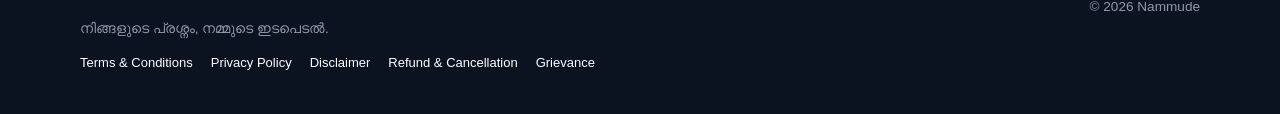
<file: grievance.html>
<!DOCTYPE html>
<html lang="ml">

<head>

<meta charset="UTF-8">

<meta
    name="viewport"
    content="width=device-width, initial-scale=1.0">

<title>പരാതി പരിഹാരം — Nammude</title>

<link
    rel="icon"
    type="image/png"
    href="logo.png">

<link
    rel="stylesheet"
    href="style.css">


<style>

/* =====================================================
   GRIEVANCE PAGE
===================================================== */

.grievance-page {
    padding: 60px 0 80px;
}

.grievance-container {
    max-width: 900px;
    margin: 0 auto;
}

.grievance-intro {
    margin-bottom: 32px;
}

.grievance-intro .eyebrow {
    color: #1257d6;
    font-weight: 700;
    margin-bottom: 10px;
}

.grievance-intro h1 {
    margin: 0 0 16px;
    font-size: clamp(32px, 5vw, 52px);
    line-height: 1.15;
}

.grievance-intro h1 span {
    color: #1257d6;
}

.grievance-intro p {
    max-width: 720px;
    line-height: 1.8;
    color: #64748b;
}


/* =====================================================
   CONTENT CARDS
===================================================== */

.grievance-card {
    margin-top: 20px;
    padding: 24px;
    border: 1px solid #dbe2ec;
    border-radius: 18px;
    background: #ffffff;
}

.grievance-card h2 {
    margin: 0 0 14px;
    font-size: 21px;
}

.grievance-card h3 {
    margin: 22px 0 8px;
    font-size: 17px;
}

.grievance-card p {
    margin: 0 0 12px;
    line-height: 1.8;
    color: #475569;
}

.grievance-card ul {
    margin: 10px 0 0;
    padding-left: 22px;
}

.grievance-card li {
    margin-bottom: 9px;
    line-height: 1.7;
    color: #475569;
}


/* =====================================================
   NOTICE
===================================================== */

.grievance-notice {
    padding: 18px;
    border-radius: 15px;
    background: #eff6ff;
    border: 1px solid #bfdbfe;
    margin-bottom: 20px;
}

.grievance-notice strong {
    display: block;
    margin-bottom: 7px;
    color: #1257d6;
}

.grievance-notice p {
    margin: 0;
}


/* =====================================================
   CONTACT BOX
===================================================== */

.grievance-contact {
    margin-top: 20px;
    padding: 24px;
    border-radius: 18px;
    background: #1257d6;
    color: #ffffff;
}

.grievance-contact h2 {
    margin-top: 0;
    margin-bottom: 12px;
}

.grievance-contact p {
    color: #ffffff;
    opacity: .95;
}

.grievance-contact a {
    color: #ffffff;
    font-weight: 700;
    text-decoration: underline;
}


/* =====================================================
   STEPS
===================================================== */

.grievance-steps {
    display: grid;
    gap: 12px;
    margin-top: 16px;
}

.grievance-step {
    display: flex;
    gap: 14px;
    align-items: flex-start;
}

.grievance-step-number {
    width: 32px;
    height: 32px;
    min-width: 32px;
    border-radius: 50%;
    background: #1257d6;
    color: #ffffff;
    display: flex;
    align-items: center;
    justify-content: center;
    font-weight: 700;
}

.grievance-step p {
    margin: 3px 0 0;
}


/* =====================================================
   FOOTER LINKS
===================================================== */

.legal-footer-links {
    display: flex;
    flex-wrap: wrap;
    gap: 8px 18px;
    margin-top: 12px;
    font-size: 13px;
}

.legal-footer-links a {
    color: inherit;
    text-decoration: none;
}

.legal-footer-links a:hover {
    text-decoration: underline;
}


/* =====================================================
   DARK MODE
===================================================== */

body.dark-mode .grievance-intro p {
    color: #a8b3c5;
}

body.dark-mode .grievance-card {
    background: #111827;
    border-color: #273449;
}

body.dark-mode .grievance-card p,
body.dark-mode .grievance-card li {
    color: #cbd5e1;
}

body.dark-mode .grievance-notice {
    background: #172033;
    border-color: #273449;
}

body.dark-mode .grievance-notice strong {
    color: #60a5fa;
}

body.dark-mode .grievance-contact {
    background: #1d4ed8;
}


/* =====================================================
   MOBILE
===================================================== */

@media (max-width: 600px) {

    .grievance-page {
        padding: 40px 0 60px;
    }

    .grievance-card {
        padding: 18px;
        border-radius: 15px;
    }

    .grievance-card h2 {
        font-size: 19px;
    }

    .grievance-card p,
    .grievance-card li {
        font-size: 14px;
    }

    .grievance-contact {
        padding: 19px;
    }

    .legal-footer-links {
        gap: 10px 14px;
    }

}

</style>

</head>


<body>


<!-- =====================================================
     HEADER
===================================================== -->

<header class="header">

<div class="container nav">

<a
    href="index.html"
    class="logo">

<img
    src="logo.png"
    alt="Nammude">

</a>


<div class="nav-actions">

<button
    type="button"
    id="themeToggle"
    class="theme-toggle"
    aria-label="Toggle dark mode">

🌙

</button>


<button
    type="button"
    id="languageToggle"
    class="language-button">

EN

</button>


<a
    href="index.html"
    class="nav-button"
    id="homeButton">

ഹോം

</a>

</div>

</div>

</header>



<!-- =====================================================
     MAIN
===================================================== -->

<main class="grievance-page">

<div class="container grievance-container">


<!-- =====================================================
     INTRO
===================================================== -->

<div class="grievance-intro">

<p class="eyebrow">
Nammude
</p>

<h1 id="pageTitle">
പരാതി പരിഹാരം
<br>
<span>Grievance Redressal</span>
</h1>

<p id="pageDescription">
Nammude സേവനവുമായി ബന്ധപ്പെട്ട പരാതികൾ,
ആശങ്കകൾ, അല്ലെങ്കിൽ പ്രശ്നങ്ങൾ അറിയിക്കുന്നതിനുള്ള
ഈ പേജ് ഉപയോഗിക്കാം.
</p>

</div>



<!-- =====================================================
     IMPORTANT NOTICE
===================================================== -->

<div class="grievance-notice">

<strong id="noticeTitle">
പ്രധാന അറിയിപ്പ്
</strong>

<p id="noticeText">

Nammude ഒരു സ്വതന്ത്ര പൗരസഹായ പ്ലാറ്റ്‌ഫോമാണ്.
ഇത് സർക്കാർ വകുപ്പ്, സർക്കാർ അധികാരി, കോടതി,
പോലീസ് വകുപ്പ് അല്ലെങ്കിൽ നിയമ സ്ഥാപനം അല്ല.

</p>

</div>



<!-- =====================================================
     1. WHAT IS GRIEVANCE
===================================================== -->

<section class="grievance-card">

<h2 id="whatTitle">
1. എന്താണ് പരാതി?
</h2>

<p id="whatText">

Nammude നൽകുന്ന സേവനവുമായി ബന്ധപ്പെട്ട്
നിങ്ങൾക്ക് ഉണ്ടായിട്ടുള്ള പ്രശ്നം, ആശങ്ക,
തെറ്റായ വിവരങ്ങൾ, സേവനത്തിലെ അപാകത,
അല്ലെങ്കിൽ നിങ്ങളുടെ പരാതിയുടെ കൈകാര്യം ചെയ്യലുമായി
ബന്ധപ്പെട്ട അസന്തോഷം എന്നിവ grievance ആയി അറിയിക്കാം.

</p>

</section>



<!-- =====================================================
     2. WHEN TO CONTACT
===================================================== -->

<section class="grievance-card">

<h2 id="whenTitle">
2. എപ്പോൾ പരാതി നൽകാം?
</h2>

<ul id="whenList">

<li>
Nammude-ൽ സമർപ്പിച്ച റിപ്പോർട്ടുമായി ബന്ധപ്പെട്ട
പ്രശ്നമുണ്ടെങ്കിൽ.
</li>

<li>
നിങ്ങളുടെ റിപ്പോർട്ട് കൈകാര്യം ചെയ്യുന്നതിൽ
പ്രശ്നമുണ്ടെന്ന് തോന്നുന്നുവെങ്കിൽ.
</li>

<li>
നിങ്ങളുടെ വിവരങ്ങൾ കൈകാര്യം ചെയ്യുന്നതുമായി
ബന്ധപ്പെട്ട ആശങ്കയുണ്ടെങ്കിൽ.
</li>

<li>
Nammude സേവനവുമായി ബന്ധപ്പെട്ട മറ്റേതെങ്കിലും
ഗൗരവമായ ആശങ്ക ഉണ്ടെങ്കിൽ.
</li>

</ul>

</section>



<!-- =====================================================
     3. HOW TO SUBMIT
===================================================== -->

<section class="grievance-card">

<h2 id="howTitle">
3. പരാതി എങ്ങനെ നൽകാം?
</h2>

<p id="howText">
പരാതി നൽകുമ്പോൾ കഴിയുന്നത്ര വ്യക്തമായ വിവരങ്ങൾ നൽകുക.
</p>


<div class="grievance-steps">


<div class="grievance-step">

<div class="grievance-step-number">
1
</div>

<p id="step1">
നിങ്ങളുടെ പേര്, ബന്ധപ്പെടാനുള്ള വിവരങ്ങൾ എന്നിവ നൽകുക.
</p>

</div>


<div class="grievance-step">

<div class="grievance-step-number">
2
</div>

<p id="step2">
പരാതിയുടെ വിഷയം വ്യക്തമായി വിശദീകരിക്കുക.
</p>

</div>


<div class="grievance-step">

<div class="grievance-step-number">
3
</div>

<p id="step3">
ആവശ്യമായാൽ ബന്ധപ്പെട്ട റിപ്പോർട്ട് നമ്പർ,
തീയതി അല്ലെങ്കിൽ മറ്റ് വിവരങ്ങൾ നൽകുക.
</p>

</div>


<div class="grievance-step">

<div class="grievance-step-number">
4
</div>

<p id="step4">
ആവശ്യമായ തെളിവുകൾ ഉണ്ടെങ്കിൽ മാത്രം നൽകുക.
</p>

</div>

</div>

</section>



<!-- =====================================================
     4. INFORMATION
===================================================== -->

<section class="grievance-card">

<h2 id="informationTitle">
4. നൽകേണ്ട വിവരങ്ങൾ
</h2>

<ul id="informationList">

<li>പേര്</li>

<li>ബന്ധപ്പെടാനുള്ള ഫോൺ നമ്പർ</li>

<li>പരാതിയുടെ വിശദീകരണം</li>

<li>ബന്ധപ്പെട്ട റിപ്പോർട്ട് / റഫറൻസ് നമ്പർ, ഉണ്ടെങ്കിൽ</li>

<li>പ്രശ്നം പരിഹരിക്കാൻ സഹായിക്കുന്ന പ്രസക്തമായ വിവരങ്ങൾ</li>

</ul>

<p id="informationNote">

ആവശ്യത്തിന് മുകളിലുള്ള മറ്റുള്ളവരുടെ സ്വകാര്യ വിവരങ്ങൾ
നൽകുകയോ അപ്‌ലോഡ് ചെയ്യുകയോ ചെയ്യരുത്.

</p>

</section>



<!-- =====================================================
     5. REVIEW
===================================================== -->

<section class="grievance-card">

<h2 id="reviewTitle">
5. പരാതിയുടെ പരിശോധന
</h2>

<p id="reviewText">

പരാതി ലഭിച്ചതിന് ശേഷം Nammude അതിന്റെ സ്വഭാവവും
ലഭ്യമായ വിവരങ്ങളും പരിശോധിക്കും. ആവശ്യമായാൽ
കൂടുതൽ വിവരങ്ങൾ ആവശ്യപ്പെടാം.

</p>

<p id="reviewText2">

പരാതിയുടെ സ്വഭാവമനുസരിച്ച് അനുയോജ്യമായ നടപടികൾ
സ്വീകരിക്കാൻ ശ്രമിക്കും. എല്ലാ പരാതികൾക്കും ഒരേ
പരിഹാരം അല്ലെങ്കിൽ നടപടി ലഭിക്കുമെന്ന് ഉറപ്പുനൽകാൻ കഴിയില്ല.

</p>

</section>



<!-- =====================================================
     6. RESPONSE
===================================================== -->

<section class="grievance-card">

<h2 id="responseTitle">
6. മറുപടി
</h2>

<p id="responseText">

പരാതി പരിശോധിച്ചതിന് ശേഷം സാധ്യമായിടത്ത്
നൽകിയിട്ടുള്ള ബന്ധപ്പെടാനുള്ള വിവരങ്ങൾ ഉപയോഗിച്ച്
നിങ്ങളെ അറിയിക്കാൻ Nammude ശ്രമിക്കും.

</p>

<p id="responseText2">

മറുപടി ലഭിക്കുന്ന സമയം പരാതിയുടെ സ്വഭാവം,
വിവരങ്ങളുടെ പൂർണ്ണത, പരിശോധന ആവശ്യകത എന്നിവയെ
ആശ്രയിച്ചിരിക്കും.

</p>

</section>



<!-- =====================================================
     7. LIMITATIONS
===================================================== -->

<section class="grievance-card">

<h2 id="limitationsTitle">
7. പ്രധാന പരിമിതികൾ
</h2>

<ul id="limitationsList">

<li>
Nammude ഒരു സർക്കാർ അധികാര സ്ഥാപനമല്ല.
</li>

<li>
Nammude-ന് സർക്കാർ വകുപ്പുകൾക്ക് നിർബന്ധമായും
നടപടി സ്വീകരിക്കാൻ ഉത്തരവിടാൻ അധികാരമില്ല.
</li>

<li>
കോടതി, പോലീസ്, സർക്കാർ അധികാരി, അല്ലെങ്കിൽ
നിയമ സ്ഥാപനത്തിന്റെ ഔദ്യോഗിക നടപടിക്ക് പകരമായി
Nammude സേവനം ഉപയോഗിക്കരുത്.
</li>

<li>
അടിയന്തര സാഹചര്യങ്ങളിൽ ബന്ധപ്പെട്ട ഔദ്യോഗിക
അടിയന്തര സേവനങ്ങളെ നേരിട്ട് ബന്ധപ്പെടുക.
</li>

</ul>

</section>



<!-- =====================================================
     8. PRIVACY
===================================================== -->

<section class="grievance-card">

<h2 id="privacyTitle">
8. സ്വകാര്യത
</h2>

<p id="privacyText">

പരാതി കൈകാര്യം ചെയ്യുന്നതിനായി ആവശ്യമായ വിവരങ്ങൾ
Nammude പ്രോസസ്സ് ചെയ്യാം. വിവരങ്ങളുടെ ഉപയോഗത്തെക്കുറിച്ച്
കൂടുതൽ അറിയാൻ ഞങ്ങളുടെ Privacy Policy പരിശോധിക്കുക.

</p>

</section>



<!-- =====================================================
     CONTACT
===================================================== -->

<div class="grievance-contact">

<h2 id="contactTitle">
പരാതി നൽകാൻ തയ്യാറാണോ?
</h2>

<p id="contactText">

നിങ്ങളുടെ പ്രശ്നം വ്യക്തമായി വിവരിച്ച്
Nammude-ലേക്ക് റിപ്പോർട്ട് സമർപ്പിക്കാം.

</p>

<a
    href="report.html"
    id="reportLink">

പ്രശ്നം റിപ്പോർട്ട് ചെയ്യുക →

</a>

</div>



<!-- =====================================================
     RELATED LINKS
===================================================== -->

<section class="grievance-card">

<h2 id="relatedTitle">
ബന്ധപ്പെട്ട നയങ്ങൾ
</h2>

<div class="legal-footer-links">

<a
    href="terms.html"
    id="termsLink">

Terms & Conditions

</a>


<a
    href="privacy.html"
    id="privacyLink">

Privacy Policy

</a>


<a
    href="disclaimer.html"
    id="disclaimerLink">

Disclaimer

</a>


<a
    href="refund.html"
    id="refundLink">

Refund & Cancellation

</a>

</div>

</section>

</div>

</main>



<!-- =====================================================
     FOOTER
===================================================== -->

<footer class="footer">

<div class="container footer-content">

<div>

<div class="logo">

<img
    src="logo.png"
    alt="Nammude">

</div>

<p id="footerTagline">
നിങ്ങളുടെ പ്രശ്നം, നമ്മുടെ ഇടപെടൽ.
</p>

<div class="legal-footer-links">

<a
    href="terms.html"
    id="footerTerms">

Terms & Conditions

</a>


<a
    href="privacy.html"
    id="footerPrivacy">

Privacy Policy

</a>


<a
    href="disclaimer.html"
    id="footerDisclaimer">

Disclaimer

</a>


<a
    href="refund.html"
    id="footerRefund">

Refund & Cancellation

</a>


<a
    href="grievance.html"
    id="footerGrievance">

Grievance

</a>

</div>

</div>


<p>
© 2026 Nammude
</p>

</div>

</footer>



<!-- =====================================================
     JAVASCRIPT
===================================================== -->

<script>


/* =====================================================
   LANGUAGE DATA
===================================================== */

const languages = {

ml: {

home:
"ഹോം",

title:
"പരാതി പരിഹാരം<br><span>Grievance Redressal</span>",

description:
"Nammude സേവനവുമായി ബന്ധപ്പെട്ട പരാതികൾ, ആശങ്കകൾ, അല്ലെങ്കിൽ പ്രശ്നങ്ങൾ അറിയിക്കുന്നതിനുള്ള ഈ പേജ് ഉപയോഗിക്കാം.",

noticeTitle:
"പ്രധാന അറിയിപ്പ്",

noticeText:
"Nammude ഒരു സ്വതന്ത്ര പൗരസഹായ പ്ലാറ്റ്‌ഫോമാണ്. ഇത് സർക്കാർ വകുപ്പ്, സർക്കാർ അധികാരി, കോടതി, പോലീസ് വകുപ്പ് അല്ലെങ്കിൽ നിയമ സ്ഥാപനം അല്ല.",

whatTitle:
"1. എന്താണ് പരാതി?",

whatText:
"Nammude നൽകുന്ന സേവനവുമായി ബന്ധപ്പെട്ട് നിങ്ങൾക്ക് ഉണ്ടായിട്ടുള്ള പ്രശ്നം, ആശങ്ക, തെറ്റായ വിവരങ്ങൾ, സേവനത്തിലെ അപാകത, അല്ലെങ്കിൽ നിങ്ങളുടെ പരാതിയുടെ കൈകാര്യം ചെയ്യലുമായി ബന്ധപ്പെട്ട അസന്തോഷം എന്നിവ grievance ആയി അറിയിക്കാം.",

whenTitle:
"2. എപ്പോൾ പരാതി നൽകാം?",

whenList: [
"Nammude-ൽ സമർപ്പിച്ച റിപ്പോർട്ടുമായി ബന്ധപ്പെട്ട പ്രശ്നമുണ്ടെങ്കിൽ.",
"നിങ്ങളുടെ റിപ്പോർട്ട് കൈകാര്യം ചെയ്യുന്നതിൽ പ്രശ്നമുണ്ടെന്ന് തോന്നുന്നുവെങ്കിൽ.",
"നിങ്ങളുടെ വിവരങ്ങൾ കൈകാര്യം ചെയ്യുന്നതുമായി ബന്ധപ്പെട്ട ആശങ്കയുണ്ടെങ്കിൽ.",
"Nammude സേവനവുമായി ബന്ധപ്പെട്ട മറ്റേതെങ്കിലും ഗൗരവമായ ആശങ്ക ഉണ്ടെങ്കിൽ."
],

howTitle:
"3. പരാതി എങ്ങനെ നൽകാം?",

howText:
"പരാതി നൽകുമ്പോൾ കഴിയുന്നത്ര വ്യക്തമായ വിവരങ്ങൾ നൽകുക.",

step1:
"നിങ്ങളുടെ പേര്, ബന്ധപ്പെടാനുള്ള വിവരങ്ങൾ എന്നിവ നൽകുക.",

step2:
"പരാതിയുടെ വിഷയം വ്യക്തമായി വിശദീകരിക്കുക.",

step3:
"ആവശ്യമായാൽ ബന്ധപ്പെട്ട റിപ്പോർട്ട് നമ്പർ, തീയതി അല്ലെങ്കിൽ മറ്റ് വിവരങ്ങൾ നൽകുക.",

step4:
"ആവശ്യമായ തെളിവുകൾ ഉണ്ടെങ്കിൽ മാത്രം നൽകുക.",

informationTitle:
"4. നൽകേണ്ട വിവരങ്ങൾ",

informationList: [
"പേര്",
"ബന്ധപ്പെടാനുള്ള ഫോൺ നമ്പർ",
"പരാതിയുടെ വിശദീകരണം",
"ബന്ധപ്പെട്ട റിപ്പോർട്ട് / റഫറൻസ് നമ്പർ, ഉണ്ടെങ്കിൽ",
"പ്രശ്നം പരിഹരിക്കാൻ സഹായിക്കുന്ന പ്രസക്തമായ വിവരങ്ങൾ"
],

informationNote:
"ആവശ്യത്തിന് മുകളിലുള്ള മറ്റുള്ളവരുടെ സ്വകാര്യ വിവരങ്ങൾ നൽകുകയോ അപ്‌ലോഡ് ചെയ്യുകയോ ചെയ്യരുത്.",

reviewTitle:
"5. പരാതിയുടെ പരിശോധന",

reviewText:
"പരാതി ലഭിച്ചതിന് ശേഷം Nammude അതിന്റെ സ്വഭാവവും ലഭ്യമായ വിവരങ്ങളും പരിശോധിക്കും. ആവശ്യമായാൽ കൂടുതൽ വിവരങ്ങൾ ആവശ്യപ്പെടാം.",

reviewText2:
"പരാതിയുടെ സ്വഭാവമനുസരിച്ച് അനുയോജ്യമായ നടപടികൾ സ്വീകരിക്കാൻ ശ്രമിക്കും. എല്ലാ പരാതികൾക്കും ഒരേ പരിഹാരം അല്ലെങ്കിൽ നടപടി ലഭിക്കുമെന്ന് ഉറപ്പുനൽകാൻ കഴിയില്ല.",

responseTitle:
"6. മറുപടി",

responseText:
"പരാതി പരിശോധിച്ചതിന് ശേഷം സാധ്യമായിടത്ത് നൽകിയിട്ടുള്ള ബന്ധപ്പെടാനുള്ള വിവരങ്ങൾ ഉപയോഗിച്ച് നിങ്ങളെ അറിയിക്കാൻ Nammude ശ്രമിക്കും.",

responseText2:
"മറുപടി ലഭിക്കുന്ന സമയം പരാതിയുടെ സ്വഭാവം, വിവരങ്ങളുടെ പൂർണ്ണത, പരിശോധന ആവശ്യകത എന്നിവയെ ആശ്രയിച്ചിരിക്കും.",

limitationsTitle:
"7. പ്രധാന പരിമിതികൾ",

limitationsList: [
"Nammude ഒരു സർക്കാർ അധികാര സ്ഥാപനമല്ല.",
"Nammude-ന് സർക്കാർ വകുപ്പുകൾക്ക് നിർബന്ധമായും നടപടി സ്വീകരിക്കാൻ ഉത്തരവിടാൻ അധികാരമില്ല.",
"കോടതി, പോലീസ്, സർക്കാർ അധികാരി, അല്ലെങ്കിൽ നിയമ സ്ഥാപനത്തിന്റെ ഔദ്യോഗിക നടപടിക്ക് പകരമായി Nammude സേവനം ഉപയോഗിക്കരുത്.",
"അടിയന്തര സാഹചര്യങ്ങളിൽ ബന്ധപ്പെട്ട ഔദ്യോഗിക അടിയന്തര സേവനങ്ങളെ നേരിട്ട് ബന്ധപ്പെടുക."
],

privacyTitle:
"8. സ്വകാര്യത",

privacyText:
"പരാതി കൈകാര്യം ചെയ്യുന്നതിനായി ആവശ്യമായ വിവരങ്ങൾ Nammude പ്രോസസ്സ് ചെയ്യാം. വിവരങ്ങളുടെ ഉപയോഗത്തെക്കുറിച്ച് കൂടുതൽ അറിയാൻ ഞങ്ങളുടെ Privacy Policy പരിശോധിക്കുക.",

contactTitle:
"പരാതി നൽകാൻ തയ്യാറാണോ?",

contactText:
"നിങ്ങളുടെ പ്രശ്നം വ്യക്തമായി വിവരിച്ച് Nammude-ലേക്ക് റിപ്പോർട്ട് സമർപ്പിക്കാം.",

report:
"പ്രശ്നം റിപ്പോർട്ട് ചെയ്യുക →",

related:
"ബന്ധപ്പെട്ട നയങ്ങൾ",

footer:
"നിങ്ങളുടെ പ്രശ്നം, നമ്മുടെ ഇടപെടൽ."

},


en: {

home:
"Home",

title:
"Grievance Redressal<br><span>Submit Your Concern</span>",

description:
"Use this page to raise complaints, concerns, or issues related to Nammude services.",

noticeTitle:
"Important Notice",

noticeText:
"Nammude is an independent civic-support platform. It is not a government department, government authority, court, police department, or law firm.",

whatTitle:
"1. What is a Grievance?",

whatText:
"A grievance may include a problem, concern, incorrect information, service issue, or dissatisfaction related to how your report or interaction with Nammude has been handled.",

whenTitle:
"2. When Can You Raise a Grievance?",

whenList: [
"If you have a problem related to a report submitted through Nammude.",
"If you believe there is an issue with how your report is being handled.",
"If you have a concern about how your information is being handled.",
"If you have another serious concern related to Nammude services."
],

howTitle:
"3. How to Submit a Grievance?",

howText:
"Please provide clear and accurate information when submitting a grievance.",

step1:
"Provide your name and contact information.",

step2:
"Clearly explain the subject of your grievance.",

step3:
"Where relevant, provide the related report number, date, or other reference information.",

step4:
"Provide relevant supporting evidence only when necessary.",

informationTitle:
"4. Information to Provide",

informationList: [
"Name",
"Contact phone number",
"Description of the grievance",
"Related report / reference number, if available",
"Relevant information that may help us understand the issue"
],

informationNote:
"Do not provide or upload unnecessary personal information belonging to another person.",

reviewTitle:
"5. Grievance Review",

reviewText:
"After receiving a grievance, Nammude may review its nature and the information available. Additional information may be requested where necessary.",

reviewText2:
"Nammude will try to take appropriate steps depending on the nature of the grievance. We cannot guarantee the same resolution or action for every grievance.",

responseTitle:
"6. Response",

responseText:
"After reviewing the grievance, Nammude may contact you using the contact information you provided where appropriate.",

responseText2:
"The time required to respond may depend on the nature of the grievance, completeness of the information, and any verification that may be required.",

limitationsTitle:
"7. Important Limitations",

limitationsList: [
"Nammude is not a government authority.",
"Nammude does not have the legal authority to order government departments to take action.",
"Nammude should not be treated as a replacement for official procedures involving courts, police, government authorities, or law firms.",
"In an emergency, contact the appropriate official emergency services directly."
],

privacyTitle:
"8. Privacy",

privacyText:
"Nammude may process information necessary to handle a grievance. Please read our Privacy Policy for more information about how information is handled.",

contactTitle:
"Ready to Submit a Grievance?",

contactText:
"You can describe your issue clearly and submit a report through Nammude.",

report:
"Report a Problem →",

related:
"Related Policies",

footer:
"Your problem, our intervention."

}

};



/* =====================================================
   CURRENT LANGUAGE
===================================================== */

let currentLanguage =
localStorage.getItem("nammude-language") || "ml";


/* =====================================================
   THEME
===================================================== */

const themeToggle =
document.getElementById("themeToggle");


function applyTheme(theme) {

    if (theme === "dark") {

        document.body.classList.add(
            "dark-mode"
        );

        themeToggle.textContent = "☀️";

        themeToggle.setAttribute(
            "aria-label",
            "Switch to light mode"
        );

        themeToggle.setAttribute(
            "title",
            "Light mode"
        );

    } else {

        document.body.classList.remove(
            "dark-mode"
        );

        themeToggle.textContent = "🌙";

        themeToggle.setAttribute(
            "aria-label",
            "Switch to dark mode"
        );

        themeToggle.setAttribute(
            "title",
            "Dark mode"
        );

    }

}


const savedTheme =
localStorage.getItem("nammude-theme");


applyTheme(
    savedTheme === "dark"
        ? "dark"
        : "light"
);


themeToggle.addEventListener(
    "click",
    () => {

        const isDark =
            document.body.classList.contains(
                "dark-mode"
            );

        const newTheme =
            isDark
                ? "light"
                : "dark";

        applyTheme(newTheme);

        localStorage.setItem(
            "nammude-theme",
            newTheme
        );

    }
);



/* =====================================================
   LANGUAGE UPDATE
===================================================== */

function updateLanguage() {

    const t =
        languages[currentLanguage];


    document.documentElement.lang =
        currentLanguage;


    document.getElementById(
        "homeButton"
    ).textContent = t.home;


    document.getElementById(
        "pageTitle"
    ).innerHTML = t.title;


    document.getElementById(
        "pageDescription"
    ).textContent = t.description;


    document.getElementById(
        "noticeTitle"
    ).textContent = t.noticeTitle;


    document.getElementById(
        "noticeText"
    ).textContent = t.noticeText;


    document.getElementById(
        "whatTitle"
    ).textContent = t.whatTitle;


    document.getElementById(
        "whatText"
    ).textContent = t.whatText;


    document.getElementById(
        "whenTitle"
    ).textContent = t.whenTitle;


    document
        .querySelectorAll(
            "#whenList li"
        )
        .forEach(
            (item, index) => {

                item.textContent =
                    t.whenList[index];

            }
        );


    document.getElementById(
        "howTitle"
    ).textContent = t.howTitle;


    document.getElementById(
        "howText"
    ).textContent = t.howText;


    document.getElementById(
        "step1"
    ).textContent = t.step1;


    document.getElementById(
        "step2"
    ).textContent = t.step2;


    document.getElementById(
        "step3"
    ).textContent = t.step3;


    document.getElementById(
        "step4"
    ).textContent = t.step4;


    document.getElementById(
        "informationTitle"
    ).textContent =
        t.informationTitle;


    document
        .querySelectorAll(
            "#informationList li"
        )
        .forEach(
            (item, index) => {

                item.textContent =
                    t.informationList[index];

            }
        );


    document.getElementById(
        "informationNote"
    ).textContent =
        t.informationNote;


    document.getElementById(
        "reviewTitle"
    ).textContent =
        t.reviewTitle;


    document.getElementById(
        "reviewText"
    ).textContent =
        t.reviewText;


    document.getElementById(
        "reviewText2"
    ).textContent =
        t.reviewText2;


    document.getElementById(
        "responseTitle"
    ).textContent =
        t.responseTitle;


    document.getElementById(
        "responseText"
    ).textContent =
        t.responseText;


    document.getElementById(
        "responseText2"
    ).textContent =
        t.responseText2;


    document.getElementById(
        "limitationsTitle"
    ).textContent =
        t.limitationsTitle;


    document
        .querySelectorAll(
            "#limitationsList li"
        )
        .forEach(
            (item, index) => {

                item.textContent =
                    t.limitationsList[index];

            }
        );


    document.getElementById(
        "privacyTitle"
    ).textContent =
        t.privacyTitle;


    document.getElementById(
        "privacyText"
    ).textContent =
        t.privacyText;


    document.getElementById(
        "contactTitle"
    ).textContent =
        t.contactTitle;


    document.getElementById(
        "contactText"
    ).textContent =
        t.contactText;


    document.getElementById(
        "reportLink"
    ).textContent =
        t.report;


    document.getElementById(
        "relatedTitle"
    ).textContent =
        t.related;


    document.getElementById(
        "footerTagline"
    ).textContent =
        t.footer;


    document.getElementById(
        "languageToggle"
    ).textContent =
        currentLanguage === "ml"
            ? "EN"
            : "മലയാളം";

}



/* =====================================================
   LANGUAGE BUTTON
===================================================== */

document.getElementById(
    "languageToggle"
).addEventListener(
    "click",
    () => {

        currentLanguage =
            currentLanguage === "ml"
                ? "en"
                : "ml";


        localStorage.setItem(
            "nammude-language",
            currentLanguage
        );


        updateLanguage();

    }
);



/* =====================================================
   INITIALIZE
===================================================== */

updateLanguage();

</script>


</body>

</html>
</file>
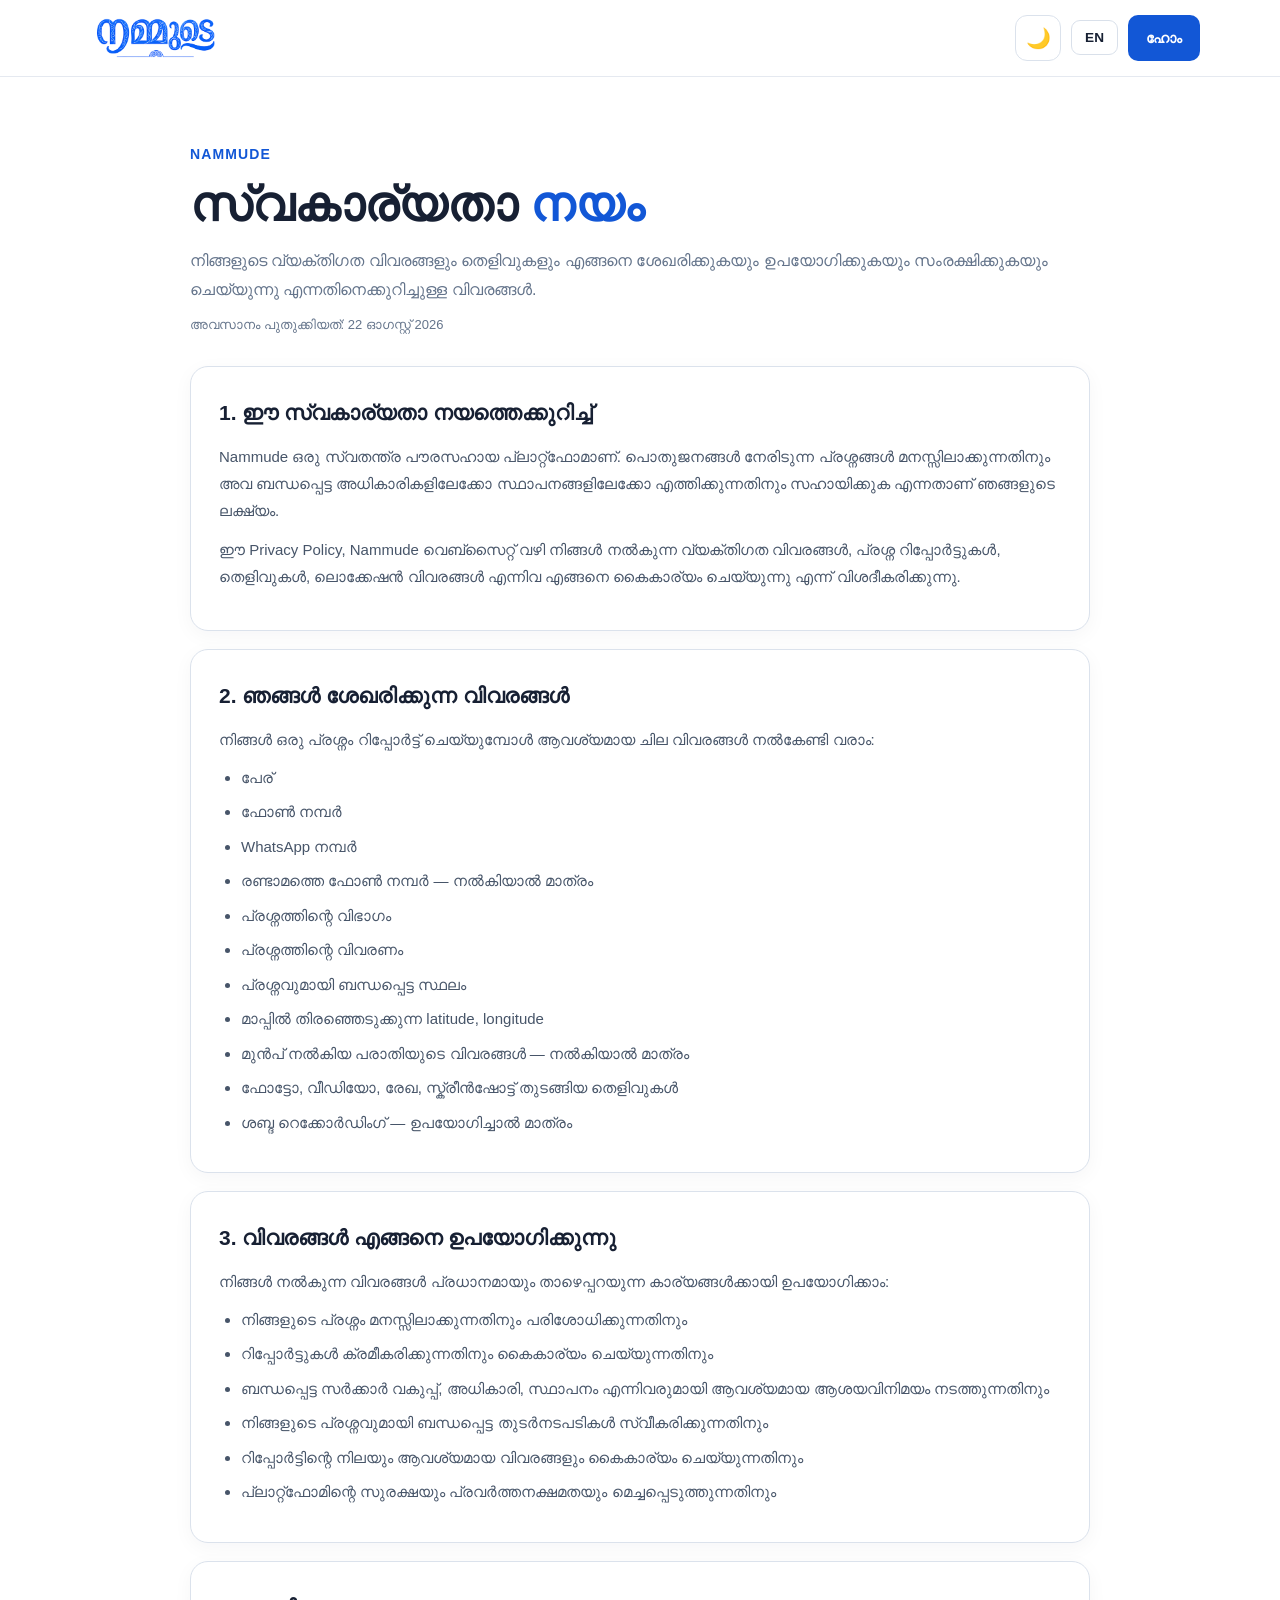
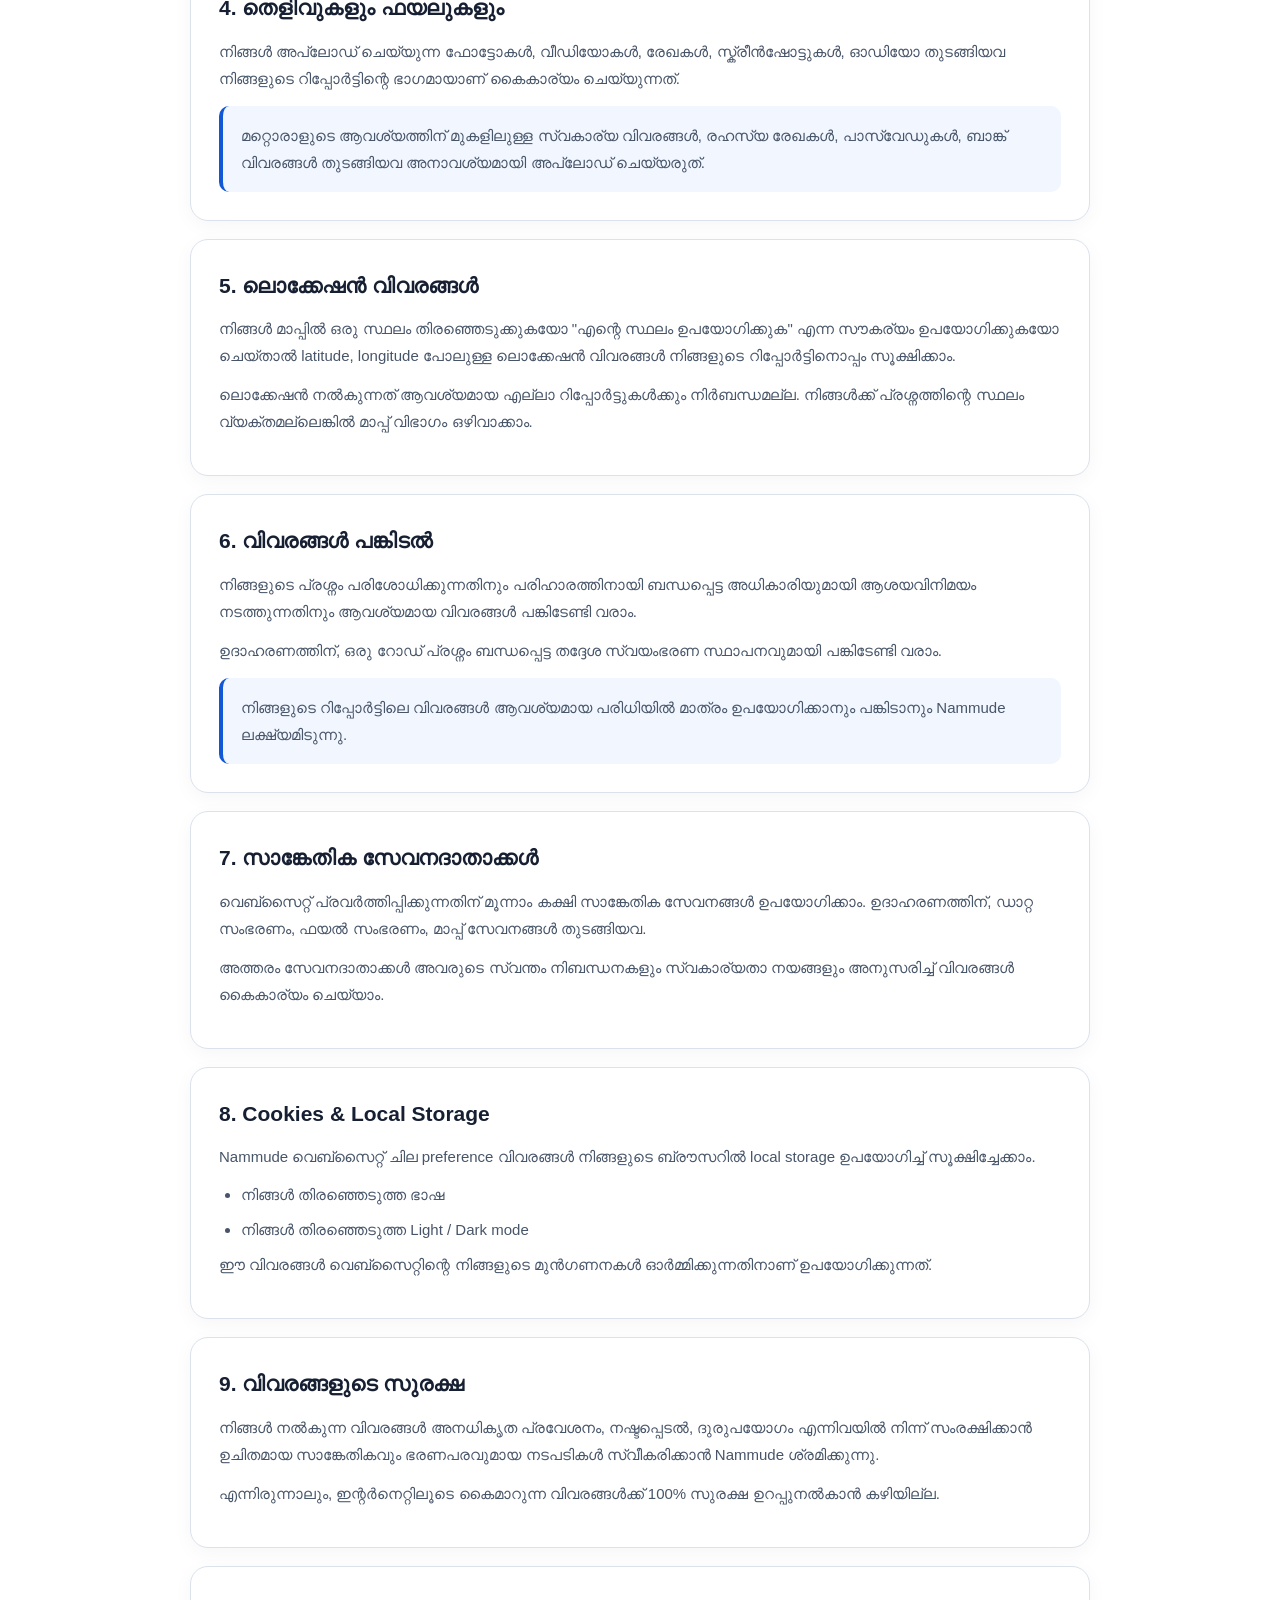
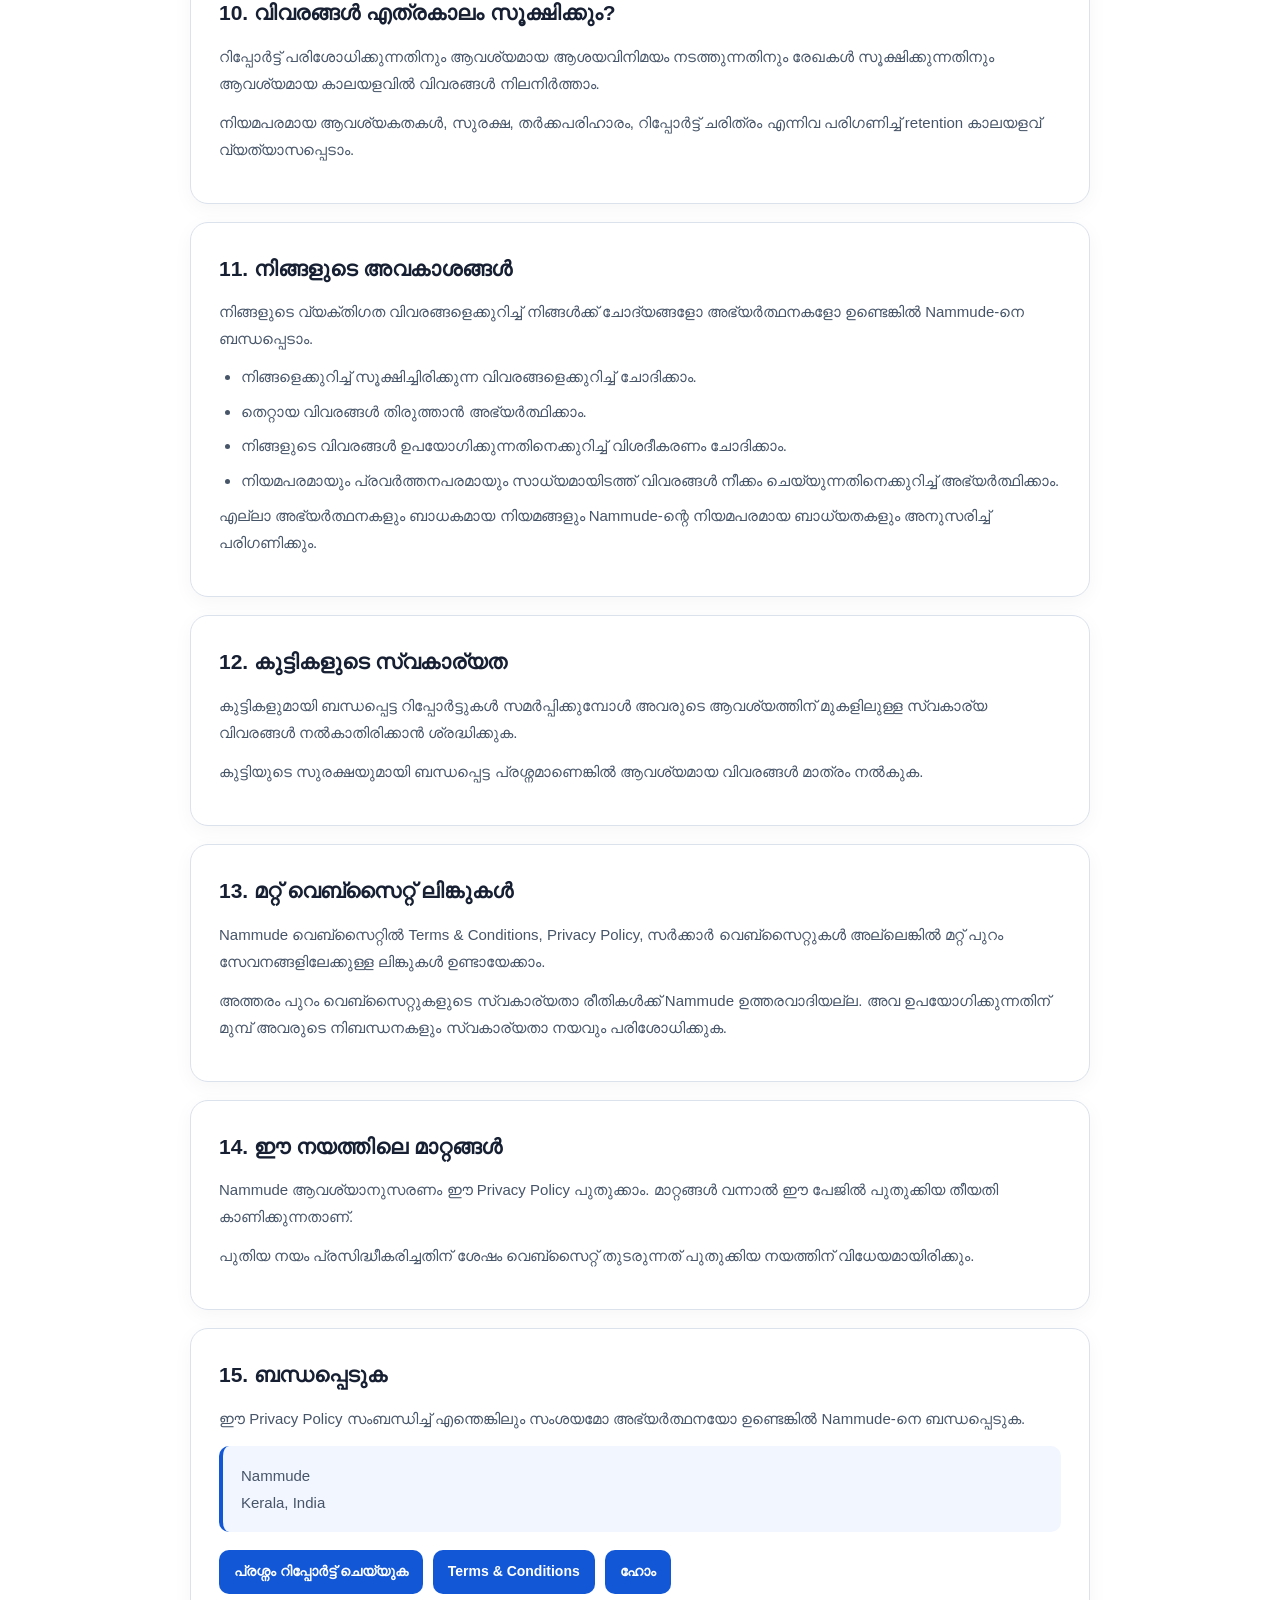
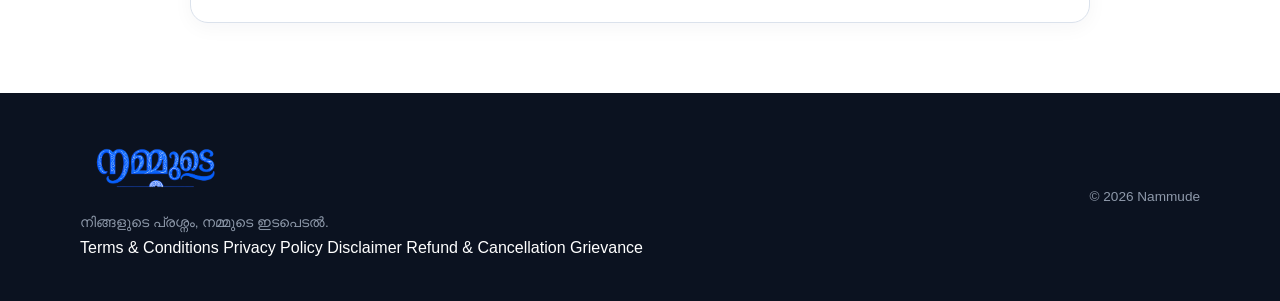
<file: privacy.html>
<!DOCTYPE html>
<html lang="ml">

<head>

<meta charset="UTF-8">

<meta
    name="viewport"
    content="width=device-width, initial-scale=1.0">

<title>Privacy Policy — Nammude</title>

<link
    rel="icon"
    type="image/png"
    href="logo.png">

<link
    rel="stylesheet"
    href="style.css">

<style>

/* =====================================================
   PRIVACY PAGE
===================================================== */

.privacy-page {
    padding: 50px 0 70px;
}

.privacy-container {
    max-width: 900px;
    margin: 0 auto;
}

.privacy-intro {
    margin-bottom: 30px;
}

.privacy-intro .eyebrow {
    color: #1257d6;
    font-size: 14px;
    font-weight: 700;
    letter-spacing: .08em;
    text-transform: uppercase;
    margin-bottom: 10px;
}

.privacy-intro h1 {
    margin: 0;
    font-size: clamp(30px, 5vw, 48px);
    line-height: 1.15;
}

.privacy-intro h1 span {
    color: #1257d6;
}

.privacy-intro p {
    margin-top: 15px;
    color: #64748b;
    line-height: 1.8;
}

.privacy-card {
    background: #ffffff;
    border: 1px solid #dbe2ec;
    border-radius: 18px;
    padding: 28px;
    margin-top: 18px;
    box-shadow: 0 5px 20px rgba(15, 23, 42, .04);
}

.privacy-card h2 {
    margin: 0 0 12px;
    font-size: 21px;
    color: #172033;
}

.privacy-card h3 {
    margin: 20px 0 8px;
    font-size: 16px;
    color: #172033;
}

.privacy-card p {
    margin: 0 0 12px;
    line-height: 1.8;
    color: #475569;
    font-size: 15px;
}

.privacy-card ul {
    margin: 10px 0 0;
    padding-left: 22px;
}

.privacy-card li {
    margin-bottom: 9px;
    line-height: 1.7;
    color: #475569;
    font-size: 15px;
}

.privacy-highlight {
    border-left: 4px solid #1257d6;
    background: #f1f6ff;
    padding: 16px 18px;
    border-radius: 10px;
    margin-top: 14px;
}

.privacy-highlight p {
    margin: 0;
}

.privacy-date {
    font-size: 13px !important;
    color: #64748b !important;
    margin-top: 8px !important;
}

.privacy-links {
    display: flex;
    flex-wrap: wrap;
    gap: 10px;
    margin-top: 18px;
}

.privacy-links a {
    display: inline-block;
    padding: 10px 15px;
    border-radius: 10px;
    background: #1257d6;
    color: #ffffff;
    text-decoration: none;
    font-weight: 600;
    font-size: 14px;
}

.privacy-links a:hover {
    opacity: .9;
}


/* =====================================================
   HEADER DARK MODE BUTTON
===================================================== */

.theme-toggle {
    width: 46px;
    height: 46px;
    display: flex;
    align-items: center;
    justify-content: center;
    border: 1px solid #dbe2ec;
    border-radius: 12px;
    background: #ffffff;
    color: #172033;
    font-size: 20px;
    cursor: pointer;
    transition:
        background .2s ease,
        border-color .2s ease,
        transform .2s ease;
}

.theme-toggle:hover {
    transform: translateY(-1px);
}

.theme-toggle:active {
    transform: scale(.95);
}


/* =====================================================
   DARK MODE
===================================================== */

body.dark-mode .privacy-card {
    background: #111827;
    border-color: #273449;
    box-shadow: none;
}

body.dark-mode .privacy-card h2,
body.dark-mode .privacy-card h3 {
    color: #f8fafc;
}

body.dark-mode .privacy-card p,
body.dark-mode .privacy-card li {
    color: #cbd5e1;
}

body.dark-mode .privacy-intro p {
    color: #94a3b8;
}

body.dark-mode .privacy-highlight {
    background: #172033;
    border-left-color: #3b82f6;
}

body.dark-mode .privacy-date {
    color: #94a3b8 !important;
}

body.dark-mode .theme-toggle {
    background: #111827;
    border-color: #273449;
    color: #f8fafc;
}


/* =====================================================
   MOBILE
===================================================== */

@media(max-width:600px) {

    .privacy-page {
        padding: 32px 0 50px;
    }

    .privacy-card {
        padding: 20px;
        border-radius: 15px;
    }

    .privacy-card h2 {
        font-size: 19px;
    }

    .privacy-card p,
    .privacy-card li {
        font-size: 14px;
    }

    .privacy-links {
        flex-direction: column;
    }

    .privacy-links a {
        text-align: center;
        width: 100%;
        box-sizing: border-box;
    }

}

</style>

</head>


<body>


<!-- =====================================================
     HEADER
===================================================== -->

<header class="header">

<div class="container nav">


<a
    href="index.html"
    class="logo">

<img
    src="logo.png"
    alt="Nammude">

</a>


<div class="nav-actions">


<button
    type="button"
    id="themeToggle"
    class="theme-toggle"
    aria-label="Toggle dark mode">

🌙

</button>


<button
    type="button"
    id="languageToggle"
    class="language-button">

EN

</button>


<a
    href="index.html"
    class="nav-button"
    id="homeButton">

ഹോം

</a>


</div>

</div>

</header>



<!-- =====================================================
     PRIVACY POLICY
===================================================== -->

<main class="privacy-page">

<div class="container privacy-container">


<!-- =====================================================
     INTRO
===================================================== -->

<div class="privacy-intro">

<p class="eyebrow">
Nammude
</p>


<h1 id="pageTitle">
സ്വകാര്യതാ <span>നയം</span>
</h1>


<p id="pageDescription">
നിങ്ങളുടെ വ്യക്തിഗത വിവരങ്ങളും തെളിവുകളും
എങ്ങനെ ശേഖരിക്കുകയും ഉപയോഗിക്കുകയും സംരക്ഷിക്കുകയും
ചെയ്യുന്നു എന്നതിനെക്കുറിച്ചുള്ള വിവരങ്ങൾ.
</p>


<p
    class="privacy-date"
    id="lastUpdated">

അവസാനം പുതുക്കിയത്: 22 ഓഗസ്റ്റ് 2026

</p>

</div>



<!-- =====================================================
     1. INTRODUCTION
===================================================== -->

<section class="privacy-card">

<h2 id="section1Title">
1. ഈ സ്വകാര്യതാ നയത്തെക്കുറിച്ച്
</h2>


<p id="section1Text">

Nammude ഒരു സ്വതന്ത്ര പൗരസഹായ പ്ലാറ്റ്‌ഫോമാണ്.
പൊതുജനങ്ങൾ നേരിടുന്ന പ്രശ്നങ്ങൾ മനസ്സിലാക്കുന്നതിനും
അവ ബന്ധപ്പെട്ട അധികാരികളിലേക്കോ സ്ഥാപനങ്ങളിലേക്കോ
എത്തിക്കുന്നതിനും സഹായിക്കുക എന്നതാണ് ഞങ്ങളുടെ ലക്ഷ്യം.

</p>


<p id="section1Text2">

ഈ Privacy Policy, Nammude വെബ്സൈറ്റ് വഴി നിങ്ങൾ
നൽകുന്ന വ്യക്തിഗത വിവരങ്ങൾ, പ്രശ്ന റിപ്പോർട്ടുകൾ,
തെളിവുകൾ, ലൊക്കേഷൻ വിവരങ്ങൾ എന്നിവ എങ്ങനെ കൈകാര്യം
ചെയ്യുന്നു എന്ന് വിശദീകരിക്കുന്നു.

</p>

</section>



<!-- =====================================================
     2. INFORMATION WE COLLECT
===================================================== -->

<section class="privacy-card">

<h2 id="section2Title">
2. ഞങ്ങൾ ശേഖരിക്കുന്ന വിവരങ്ങൾ
</h2>


<p id="section2Intro">
നിങ്ങൾ ഒരു പ്രശ്നം റിപ്പോർട്ട് ചെയ്യുമ്പോൾ ആവശ്യമായ
ചില വിവരങ്ങൾ നൽകേണ്ടി വരാം:
</p>


<ul id="section2List">

<li>പേര്</li>

<li>ഫോൺ നമ്പർ</li>

<li>WhatsApp നമ്പർ</li>

<li>രണ്ടാമത്തെ ഫോൺ നമ്പർ — നൽകിയാൽ മാത്രം</li>

<li>പ്രശ്നത്തിന്റെ വിഭാഗം</li>

<li>പ്രശ്നത്തിന്റെ വിവരണം</li>

<li>പ്രശ്നവുമായി ബന്ധപ്പെട്ട സ്ഥലം</li>

<li>മാപ്പിൽ തിരഞ്ഞെടുക്കുന്ന latitude, longitude</li>

<li>മുൻപ് നൽകിയ പരാതിയുടെ വിവരങ്ങൾ — നൽകിയാൽ മാത്രം</li>

<li>ഫോട്ടോ, വീഡിയോ, രേഖ, സ്ക്രീൻഷോട്ട് തുടങ്ങിയ തെളിവുകൾ</li>

<li>ശബ്ദ റെക്കോർഡിംഗ് — ഉപയോഗിച്ചാൽ മാത്രം</li>

</ul>

</section>



<!-- =====================================================
     3. HOW WE USE INFORMATION
===================================================== -->

<section class="privacy-card">

<h2 id="section3Title">
3. വിവരങ്ങൾ എങ്ങനെ ഉപയോഗിക്കുന്നു
</h2>


<p id="section3Intro">
നിങ്ങൾ നൽകുന്ന വിവരങ്ങൾ പ്രധാനമായും താഴെപ്പറയുന്ന
കാര്യങ്ങൾക്കായി ഉപയോഗിക്കാം:
</p>


<ul id="section3List">

<li>നിങ്ങളുടെ പ്രശ്നം മനസ്സിലാക്കുന്നതിനും പരിശോധിക്കുന്നതിനും</li>

<li>റിപ്പോർട്ടുകൾ ക്രമീകരിക്കുന്നതിനും കൈകാര്യം ചെയ്യുന്നതിനും</li>

<li>ബന്ധപ്പെട്ട സർക്കാർ വകുപ്പ്, അധികാരി, സ്ഥാപനം എന്നിവരുമായി ആവശ്യമായ ആശയവിനിമയം നടത്തുന്നതിനും</li>

<li>നിങ്ങളുടെ പ്രശ്നവുമായി ബന്ധപ്പെട്ട തുടർനടപടികൾ സ്വീകരിക്കുന്നതിനും</li>

<li>റിപ്പോർട്ടിന്റെ നിലയും ആവശ്യമായ വിവരങ്ങളും കൈകാര്യം ചെയ്യുന്നതിനും</li>

<li>പ്ലാറ്റ്‌ഫോമിന്റെ സുരക്ഷയും പ്രവർത്തനക്ഷമതയും മെച്ചപ്പെടുത്തുന്നതിനും</li>

</ul>

</section>



<!-- =====================================================
     4. EVIDENCE
===================================================== -->

<section class="privacy-card">

<h2 id="section4Title">
4. തെളിവുകളും ഫയലുകളും
</h2>


<p id="section4Text">

നിങ്ങൾ അപ്‌ലോഡ് ചെയ്യുന്ന ഫോട്ടോകൾ, വീഡിയോകൾ,
രേഖകൾ, സ്ക്രീൻഷോട്ടുകൾ, ഓഡിയോ തുടങ്ങിയവ നിങ്ങളുടെ
റിപ്പോർട്ടിന്റെ ഭാഗമായാണ് കൈകാര്യം ചെയ്യുന്നത്.

</p>


<div class="privacy-highlight">

<p id="section4Highlight">

മറ്റൊരാളുടെ ആവശ്യത്തിന് മുകളിലുള്ള സ്വകാര്യ വിവരങ്ങൾ,
രഹസ്യ രേഖകൾ, പാസ്‌വേഡുകൾ, ബാങ്ക് വിവരങ്ങൾ തുടങ്ങിയവ
അനാവശ്യമായി അപ്‌ലോഡ് ചെയ്യരുത്.

</p>

</div>

</section>



<!-- =====================================================
     5. LOCATION
===================================================== -->

<section class="privacy-card">

<h2 id="section5Title">
5. ലൊക്കേഷൻ വിവരങ്ങൾ
</h2>


<p id="section5Text">

നിങ്ങൾ മാപ്പിൽ ഒരു സ്ഥലം തിരഞ്ഞെടുക്കുകയോ
"എന്റെ സ്ഥലം ഉപയോഗിക്കുക" എന്ന സൗകര്യം ഉപയോഗിക്കുകയോ
ചെയ്താൽ latitude, longitude പോലുള്ള ലൊക്കേഷൻ വിവരങ്ങൾ
നിങ്ങളുടെ റിപ്പോർട്ടിനൊപ്പം സൂക്ഷിക്കാം.

</p>


<p id="section5Text2">

ലൊക്കേഷൻ നൽകുന്നത് ആവശ്യമായ എല്ലാ റിപ്പോർട്ടുകൾക്കും
നിർബന്ധമല്ല. നിങ്ങൾക്ക് പ്രശ്നത്തിന്റെ സ്ഥലം വ്യക്തമല്ലെങ്കിൽ
മാപ്പ് വിഭാഗം ഒഴിവാക്കാം.

</p>

</section>



<!-- =====================================================
     6. SHARING
===================================================== -->

<section class="privacy-card">

<h2 id="section6Title">
6. വിവരങ്ങൾ പങ്കിടൽ
</h2>


<p id="section6Text">

നിങ്ങളുടെ പ്രശ്നം പരിശോധിക്കുന്നതിനും പരിഹാരത്തിനായി
ബന്ധപ്പെട്ട അധികാരിയുമായി ആശയവിനിമയം നടത്തുന്നതിനും
ആവശ്യമായ വിവരങ്ങൾ പങ്കിടേണ്ടി വരാം.

</p>


<p id="section6Text2">

ഉദാഹരണത്തിന്, ഒരു റോഡ് പ്രശ്നം ബന്ധപ്പെട്ട
തദ്ദേശ സ്വയംഭരണ സ്ഥാപനവുമായി പങ്കിടേണ്ടി വരാം.

</p>


<div class="privacy-highlight">

<p id="section6Highlight">

നിങ്ങളുടെ റിപ്പോർട്ടിലെ വിവരങ്ങൾ ആവശ്യമായ പരിധിയിൽ
മാത്രം ഉപയോഗിക്കാനും പങ്കിടാനും Nammude ലക്ഷ്യമിടുന്നു.

</p>

</div>

</section>



<!-- =====================================================
     7. SERVICE PROVIDERS
===================================================== -->

<section class="privacy-card">

<h2 id="section7Title">
7. സാങ്കേതിക സേവനദാതാക്കൾ
</h2>


<p id="section7Text">

വെബ്സൈറ്റ് പ്രവർത്തിപ്പിക്കുന്നതിന് മൂന്നാം കക്ഷി
സാങ്കേതിക സേവനങ്ങൾ ഉപയോഗിക്കാം. ഉദാഹരണത്തിന്,
ഡാറ്റ സംഭരണം, ഫയൽ സംഭരണം, മാപ്പ് സേവനങ്ങൾ തുടങ്ങിയവ.

</p>


<p id="section7Text2">

അത്തരം സേവനദാതാക്കൾ അവരുടെ സ്വന്തം നിബന്ധനകളും
സ്വകാര്യതാ നയങ്ങളും അനുസരിച്ച് വിവരങ്ങൾ കൈകാര്യം
ചെയ്യാം.

</p>

</section>



<!-- =====================================================
     8. LOCAL STORAGE
===================================================== -->

<section class="privacy-card">

<h2 id="section8Title">
8. Cookies & Local Storage
</h2>


<p id="section8Text">

Nammude വെബ്സൈറ്റ് ചില preference വിവരങ്ങൾ നിങ്ങളുടെ
ബ്രൗസറിൽ local storage ഉപയോഗിച്ച് സൂക്ഷിച്ചേക്കാം.

</p>


<ul id="section8List">

<li>നിങ്ങൾ തിരഞ്ഞെടുത്ത ഭാഷ</li>

<li>നിങ്ങൾ തിരഞ്ഞെടുത്ത Light / Dark mode</li>

</ul>


<p id="section8Text2">

ഈ വിവരങ്ങൾ വെബ്സൈറ്റിന്റെ നിങ്ങളുടെ മുൻഗണനകൾ
ഓർമ്മിക്കുന്നതിനാണ് ഉപയോഗിക്കുന്നത്.

</p>

</section>



<!-- =====================================================
     9. SECURITY
===================================================== -->

<section class="privacy-card">

<h2 id="section9Title">
9. വിവരങ്ങളുടെ സുരക്ഷ
</h2>


<p id="section9Text">

നിങ്ങൾ നൽകുന്ന വിവരങ്ങൾ അനധികൃത പ്രവേശനം,
നഷ്ടപ്പെടൽ, ദുരുപയോഗം എന്നിവയിൽ നിന്ന് സംരക്ഷിക്കാൻ
ഉചിതമായ സാങ്കേതികവും ഭരണപരവുമായ നടപടികൾ സ്വീകരിക്കാൻ
Nammude ശ്രമിക്കുന്നു.

</p>


<p id="section9Text2">

എന്നിരുന്നാലും, ഇന്റർനെറ്റിലൂടെ കൈമാറുന്ന വിവരങ്ങൾക്ക്
100% സുരക്ഷ ഉറപ്പുനൽകാൻ കഴിയില്ല.

</p>

</section>



<!-- =====================================================
     10. RETENTION
===================================================== -->

<section class="privacy-card">

<h2 id="section10Title">
10. വിവരങ്ങൾ എത്രകാലം സൂക്ഷിക്കും?
</h2>


<p id="section10Text">

റിപ്പോർട്ട് പരിശോധിക്കുന്നതിനും ആവശ്യമായ ആശയവിനിമയം
നടത്തുന്നതിനും രേഖകൾ സൂക്ഷിക്കുന്നതിനും ആവശ്യമായ
കാലയളവിൽ വിവരങ്ങൾ നിലനിർത്താം.

</p>


<p id="section10Text2">

നിയമപരമായ ആവശ്യകതകൾ, സുരക്ഷ, തർക്കപരിഹാരം,
റിപ്പോർട്ട് ചരിത്രം എന്നിവ പരിഗണിച്ച് retention കാലയളവ്
വ്യത്യാസപ്പെടാം.

</p>

</section>



<!-- =====================================================
     11. USER RIGHTS
===================================================== -->

<section class="privacy-card">

<h2 id="section11Title">
11. നിങ്ങളുടെ അവകാശങ്ങൾ
</h2>


<p id="section11Intro">
നിങ്ങളുടെ വ്യക്തിഗത വിവരങ്ങളെക്കുറിച്ച് നിങ്ങൾക്ക്
ചോദ്യങ്ങളോ അഭ്യർത്ഥനകളോ ഉണ്ടെങ്കിൽ Nammude-നെ ബന്ധപ്പെടാം.
</p>


<ul id="section11List">

<li>നിങ്ങളെക്കുറിച്ച് സൂക്ഷിച്ചിരിക്കുന്ന വിവരങ്ങളെക്കുറിച്ച് ചോദിക്കാം.</li>

<li>തെറ്റായ വിവരങ്ങൾ തിരുത്താൻ അഭ്യർത്ഥിക്കാം.</li>

<li>നിങ്ങളുടെ വിവരങ്ങൾ ഉപയോഗിക്കുന്നതിനെക്കുറിച്ച് വിശദീകരണം ചോദിക്കാം.</li>

<li>നിയമപരമായും പ്രവർത്തനപരമായും സാധ്യമായിടത്ത് വിവരങ്ങൾ നീക്കം ചെയ്യുന്നതിനെക്കുറിച്ച് അഭ്യർത്ഥിക്കാം.</li>

</ul>


<p id="section11Text">

എല്ലാ അഭ്യർത്ഥനകളും ബാധകമായ നിയമങ്ങളും Nammude-ന്റെ
നിയമപരമായ ബാധ്യതകളും അനുസരിച്ച് പരിഗണിക്കും.

</p>

</section>



<!-- =====================================================
     12. CHILDREN
===================================================== -->

<section class="privacy-card">

<h2 id="section12Title">
12. കുട്ടികളുടെ സ്വകാര്യത
</h2>


<p id="section12Text">

കുട്ടികളുമായി ബന്ധപ്പെട്ട റിപ്പോർട്ടുകൾ സമർപ്പിക്കുമ്പോൾ
അവരുടെ ആവശ്യത്തിന് മുകളിലുള്ള സ്വകാര്യ വിവരങ്ങൾ
നൽകാതിരിക്കാൻ ശ്രദ്ധിക്കുക.

</p>


<p id="section12Text2">

കുട്ടിയുടെ സുരക്ഷയുമായി ബന്ധപ്പെട്ട പ്രശ്നമാണെങ്കിൽ
ആവശ്യമായ വിവരങ്ങൾ മാത്രം നൽകുക.

</p>

</section>



<!-- =====================================================
     13. THIRD PARTY LINKS
===================================================== -->

<section class="privacy-card">

<h2 id="section13Title">
13. മറ്റ് വെബ്സൈറ്റ് ലിങ്കുകൾ
</h2>


<p id="section13Text">

Nammude വെബ്സൈറ്റിൽ Terms & Conditions, Privacy Policy,
സർക്കാർ വെബ്സൈറ്റുകൾ അല്ലെങ്കിൽ മറ്റ് പുറം സേവനങ്ങളിലേക്കുള്ള
ലിങ്കുകൾ ഉണ്ടായേക്കാം.

</p>


<p id="section13Text2">

അത്തരം പുറം വെബ്സൈറ്റുകളുടെ സ്വകാര്യതാ രീതികൾക്ക്
Nammude ഉത്തരവാദിയല്ല. അവ ഉപയോഗിക്കുന്നതിന് മുമ്പ്
അവരുടെ നിബന്ധനകളും സ്വകാര്യതാ നയവും പരിശോധിക്കുക.

</p>

</section>



<!-- =====================================================
     14. CHANGES
===================================================== -->

<section class="privacy-card">

<h2 id="section14Title">
14. ഈ നയത്തിലെ മാറ്റങ്ങൾ
</h2>


<p id="section14Text">

Nammude ആവശ്യാനുസരണം ഈ Privacy Policy പുതുക്കാം.
മാറ്റങ്ങൾ വന്നാൽ ഈ പേജിൽ പുതുക്കിയ തീയതി കാണിക്കുന്നതാണ്.

</p>


<p id="section14Text2">

പുതിയ നയം പ്രസിദ്ധീകരിച്ചതിന് ശേഷം വെബ്സൈറ്റ്
തുടരുന്നത് പുതുക്കിയ നയത്തിന് വിധേയമായിരിക്കും.

</p>

</section>



<!-- =====================================================
     15. CONTACT
===================================================== -->

<section class="privacy-card">

<h2 id="section15Title">
15. ബന്ധപ്പെടുക
</h2>


<p id="section15Text">

ഈ Privacy Policy സംബന്ധിച്ച് എന്തെങ്കിലും സംശയമോ
അഭ്യർത്ഥനയോ ഉണ്ടെങ്കിൽ Nammude-നെ ബന്ധപ്പെടുക.

</p>


<div class="privacy-highlight">

<p id="contactText">

Nammude<br>
Kerala, India

</p>

</div>


<div class="privacy-links">

<a
    href="report.html"
    id="reportLink">

പ്രശ്നം റിപ്പോർട്ട് ചെയ്യുക

</a>


<a
    href="terms.html"
    id="termsLink">

Terms & Conditions

</a>


<a
    href="index.html"
    id="homeLink">

ഹോം

</a>

</div>

</section>



</div>

</main>



<!-- =====================================================
     FOOTER
===================================================== -->

<footer class="footer">

<div class="container footer-content">


<div>

<div class="logo">

<img
    src="logo.png"
    alt="Nammude">

</div>


<p id="footerTagline">
നിങ്ങളുടെ പ്രശ്നം, നമ്മുടെ ഇടപെടൽ.
</p>


<div class="legal-footer-links">

<a
    href="terms.html"
    id="footerTerms">

Terms & Conditions

</a>


<a
    href="privacy.html"
    id="footerPrivacy">

Privacy Policy

</a>


<a
    href="disclaimer.html"
    id="footerDisclaimer">

Disclaimer

</a>


<a
    href="refund.html"
    id="footerRefund">

Refund & Cancellation

</a>


<a
    href="grievance.html"
    id="footerGrievance">

Grievance

</a>

</div>

</div>


<p>
© 2026 Nammude
</p>

</div>

</footer>



<!-- =====================================================
     JAVASCRIPT
===================================================== -->

<script>


/* =====================================================
   ELEMENTS
===================================================== */

const themeToggle =
document.getElementById("themeToggle");

const languageToggle =
document.getElementById("languageToggle");


/* =====================================================
   LANGUAGE DATA
===================================================== */

const languages = {

ml: {

home:
"ഹോം",

title:
"സ്വകാര്യതാ <span>നയം</span>",

description:
"നിങ്ങളുടെ വ്യക്തിഗത വിവരങ്ങളും തെളിവുകളും എങ്ങനെ ശേഖരിക്കുകയും ഉപയോഗിക്കുകയും സംരക്ഷിക്കുകയും ചെയ്യുന്നു എന്നതിനെക്കുറിച്ചുള്ള വിവരങ്ങൾ.",

lastUpdated:
"അവസാനം പുതുക്കിയത്: 22 ഓഗസ്റ്റ് 2026",

section1Title:
"1. ഈ സ്വകാര്യതാ നയത്തെക്കുറിച്ച്",

section1Text:
"Nammude ഒരു സ്വതന്ത്ര പൗരസഹായ പ്ലാറ്റ്‌ഫോമാണ്. പൊതുജനങ്ങൾ നേരിടുന്ന പ്രശ്നങ്ങൾ മനസ്സിലാക്കുന്നതിനും അവ ബന്ധപ്പെട്ട അധികാരികളിലേക്കോ സ്ഥാപനങ്ങളിലേക്കോ എത്തിക്കുന്നതിനും സഹായിക്കുക എന്നതാണ് ഞങ്ങളുടെ ലക്ഷ്യം.",

section1Text2:
"ഈ Privacy Policy, Nammude വെബ്സൈറ്റ് വഴി നിങ്ങൾ നൽകുന്ന വ്യക്തിഗത വിവരങ്ങൾ, പ്രശ്ന റിപ്പോർട്ടുകൾ, തെളിവുകൾ, ലൊക്കേഷൻ വിവരങ്ങൾ എന്നിവ എങ്ങനെ കൈകാര്യം ചെയ്യുന്നു എന്ന് വിശദീകരിക്കുന്നു.",

section2Title:
"2. ഞങ്ങൾ ശേഖരിക്കുന്ന വിവരങ്ങൾ",

section2Intro:
"നിങ്ങൾ ഒരു പ്രശ്നം റിപ്പോർട്ട് ചെയ്യുമ്പോൾ ആവശ്യമായ ചില വിവരങ്ങൾ നൽകേണ്ടി വരാം:",

section2List: [
"പേര്",
"ഫോൺ നമ്പർ",
"WhatsApp നമ്പർ",
"രണ്ടാമത്തെ ഫോൺ നമ്പർ — നൽകിയാൽ മാത്രം",
"പ്രശ്നത്തിന്റെ വിഭാഗം",
"പ്രശ്നത്തിന്റെ വിവരണം",
"പ്രശ്നവുമായി ബന്ധപ്പെട്ട സ്ഥലം",
"മാപ്പിൽ തിരഞ്ഞെടുക്കുന്ന latitude, longitude",
"മുൻപ് നൽകിയ പരാതിയുടെ വിവരങ്ങൾ — നൽകിയാൽ മാത്രം",
"ഫോട്ടോ, വീഡിയോ, രേഖ, സ്ക്രീൻഷോട്ട് തുടങ്ങിയ തെളിവുകൾ",
"ശബ്ദ റെക്കോർഡിംഗ് — ഉപയോഗിച്ചാൽ മാത്രം"
],

section3Title:
"3. വിവരങ്ങൾ എങ്ങനെ ഉപയോഗിക്കുന്നു",

section3Intro:
"നിങ്ങൾ നൽകുന്ന വിവരങ്ങൾ പ്രധാനമായും താഴെപ്പറയുന്ന കാര്യങ്ങൾക്കായി ഉപയോഗിക്കാം:",

section3List: [
"നിങ്ങളുടെ പ്രശ്നം മനസ്സിലാക്കുന്നതിനും പരിശോധിക്കുന്നതിനും",
"റിപ്പോർട്ടുകൾ ക്രമീകരിക്കുന്നതിനും കൈകാര്യം ചെയ്യുന്നതിനും",
"ബന്ധപ്പെട്ട സർക്കാർ വകുപ്പ്, അധികാരി, സ്ഥാപനം എന്നിവരുമായി ആവശ്യമായ ആശയവിനിമയം നടത്തുന്നതിനും",
"നിങ്ങളുടെ പ്രശ്നവുമായി ബന്ധപ്പെട്ട തുടർനടപടികൾ സ്വീകരിക്കുന്നതിനും",
"റിപ്പോർട്ടിന്റെ നിലയും ആവശ്യമായ വിവരങ്ങളും കൈകാര്യം ചെയ്യുന്നതിനും",
"പ്ലാറ്റ്‌ഫോമിന്റെ സുരക്ഷയും പ്രവർത്തനക്ഷമതയും മെച്ചപ്പെടുത്തുന്നതിനും"
],

section4Title:
"4. തെളിവുകളും ഫയലുകളും",

section4Text:
"നിങ്ങൾ അപ്‌ലോഡ് ചെയ്യുന്ന ഫോട്ടോകൾ, വീഡിയോകൾ, രേഖകൾ, സ്ക്രീൻഷോട്ടുകൾ, ഓഡിയോ തുടങ്ങിയവ നിങ്ങളുടെ റിപ്പോർട്ടിന്റെ ഭാഗമായാണ് കൈകാര്യം ചെയ്യുന്നത്.",

section4Highlight:
"മറ്റൊരാളുടെ ആവശ്യത്തിന് മുകളിലുള്ള സ്വകാര്യ വിവരങ്ങൾ, രഹസ്യ രേഖകൾ, പാസ്‌വേഡുകൾ, ബാങ്ക് വിവരങ്ങൾ തുടങ്ങിയവ അനാവശ്യമായി അപ്‌ലോഡ് ചെയ്യരുത്.",

section5Title:
"5. ലൊക്കേഷൻ വിവരങ്ങൾ",

section5Text:
"നിങ്ങൾ മാപ്പിൽ ഒരു സ്ഥലം തിരഞ്ഞെടുക്കുകയോ \"എന്റെ സ്ഥലം ഉപയോഗിക്കുക\" എന്ന സൗകര്യം ഉപയോഗിക്കുകയോ ചെയ്താൽ latitude, longitude പോലുള്ള ലൊക്കേഷൻ വിവരങ്ങൾ നിങ്ങളുടെ റിപ്പോർട്ടിനൊപ്പം സൂക്ഷിക്കാം.",

section5Text2:
"ലൊക്കേഷൻ നൽകുന്നത് ആവശ്യമായ എല്ലാ റിപ്പോർട്ടുകൾക്കും നിർബന്ധമല്ല. നിങ്ങൾക്ക് പ്രശ്നത്തിന്റെ സ്ഥലം വ്യക്തമല്ലെങ്കിൽ മാപ്പ് വിഭാഗം ഒഴിവാക്കാം.",

section6Title:
"6. വിവരങ്ങൾ പങ്കിടൽ",

section6Text:
"നിങ്ങളുടെ പ്രശ്നം പരിശോധിക്കുന്നതിനും പരിഹാരത്തിനായി ബന്ധപ്പെട്ട അധികാരിയുമായി ആശയവിനിമയം നടത്തുന്നതിനും ആവശ്യമായ വിവരങ്ങൾ പങ്കിടേണ്ടി വരാം.",

section6Text2:
"ഉദാഹരണത്തിന്, ഒരു റോഡ് പ്രശ്നം ബന്ധപ്പെട്ട തദ്ദേശ സ്വയംഭരണ സ്ഥാപനവുമായി പങ്കിടേണ്ടി വരാം.",

section6Highlight:
"നിങ്ങളുടെ റിപ്പോർട്ടിലെ വിവരങ്ങൾ ആവശ്യമായ പരിധിയിൽ മാത്രം ഉപയോഗിക്കാനും പങ്കിടാനും Nammude ലക്ഷ്യമിടുന്നു.",

section7Title:
"7. സാങ്കേതിക സേവനദാതാക്കൾ",

section7Text:
"വെബ്സൈറ്റ് പ്രവർത്തിപ്പിക്കുന്നതിന് മൂന്നാം കക്ഷി സാങ്കേതിക സേവനങ്ങൾ ഉപയോഗിക്കാം. ഉദാഹരണത്തിന്, ഡാറ്റ സംഭരണം, ഫയൽ സംഭരണം, മാപ്പ് സേവനങ്ങൾ തുടങ്ങിയവ.",

section7Text2:
"അത്തരം സേവനദാതാക്കൾ അവരുടെ സ്വന്തം നിബന്ധനകളും സ്വകാര്യതാ നയങ്ങളും അനുസരിച്ച് വിവരങ്ങൾ കൈകാര്യം ചെയ്യാം.",

section8Title:
"8. Cookies & Local Storage",

section8Text:
"Nammude വെബ്സൈറ്റ് ചില preference വിവരങ്ങൾ നിങ്ങളുടെ ബ്രൗസറിൽ local storage ഉപയോഗിച്ച് സൂക്ഷിച്ചേക്കാം.",

section8List: [
"നിങ്ങൾ തിരഞ്ഞെടുത്ത ഭാഷ",
"നിങ്ങൾ തിരഞ്ഞെടുത്ത Light / Dark mode"
],

section8Text2:
"ഈ വിവരങ്ങൾ വെബ്സൈറ്റിന്റെ നിങ്ങളുടെ മുൻഗണനകൾ ഓർമ്മിക്കുന്നതിനാണ് ഉപയോഗിക്കുന്നത്.",

section9Title:
"9. വിവരങ്ങളുടെ സുരക്ഷ",

section9Text:
"നിങ്ങൾ നൽകുന്ന വിവരങ്ങൾ അനധികൃത പ്രവേശനം, നഷ്ടപ്പെടൽ, ദുരുപയോഗം എന്നിവയിൽ നിന്ന് സംരക്ഷിക്കാൻ ഉചിതമായ സാങ്കേതികവും ഭരണപരവുമായ നടപടികൾ സ്വീകരിക്കാൻ Nammude ശ്രമിക്കുന്നു.",

section9Text2:
"എന്നിരുന്നാലും, ഇന്റർനെറ്റിലൂടെ കൈമാറുന്ന വിവരങ്ങൾക്ക് 100% സുരക്ഷ ഉറപ്പുനൽകാൻ കഴിയില്ല.",

section10Title:
"10. വിവരങ്ങൾ എത്രകാലം സൂക്ഷിക്കും?",

section10Text:
"റിപ്പോർട്ട് പരിശോധിക്കുന്നതിനും ആവശ്യമായ ആശയവിനിമയം നടത്തുന്നതിനും രേഖകൾ സൂക്ഷിക്കുന്നതിനും ആവശ്യമായ കാലയളവിൽ വിവരങ്ങൾ നിലനിർത്താം.",

section10Text2:
"നിയമപരമായ ആവശ്യകതകൾ, സുരക്ഷ, തർക്കപരിഹാരം, റിപ്പോർട്ട് ചരിത്രം എന്നിവ പരിഗണിച്ച് retention കാലയളവ് വ്യത്യാസപ്പെടാം.",

section11Title:
"11. നിങ്ങളുടെ അവകാശങ്ങൾ",

section11Intro:
"നിങ്ങളുടെ വ്യക്തിഗത വിവരങ്ങളെക്കുറിച്ച് നിങ്ങൾക്ക് ചോദ്യങ്ങളോ അഭ്യർത്ഥനകളോ ഉണ്ടെങ്കിൽ Nammude-നെ ബന്ധപ്പെടാം.",

section11List: [
"നിങ്ങളെക്കുറിച്ച് സൂക്ഷിച്ചിരിക്കുന്ന വിവരങ്ങളെക്കുറിച്ച് ചോദിക്കാം.",
"തെറ്റായ വിവരങ്ങൾ തിരുത്താൻ അഭ്യർത്ഥിക്കാം.",
"നിങ്ങളുടെ വിവരങ്ങൾ ഉപയോഗിക്കുന്നതിനെക്കുറിച്ച് വിശദീകരണം ചോദിക്കാം.",
"നിയമപരമായും പ്രവർത്തനപരമായും സാധ്യമായിടത്ത് വിവരങ്ങൾ നീക്കം ചെയ്യുന്നതിനെക്കുറിച്ച് അഭ്യർത്ഥിക്കാം."
],

section11Text:
"എല്ലാ അഭ്യർത്ഥനകളും ബാധകമായ നിയമങ്ങളും Nammude-ന്റെ നിയമപരമായ ബാധ്യതകളും അനുസരിച്ച് പരിഗണിക്കും.",

section12Title:
"12. കുട്ടികളുടെ സ്വകാര്യത",

section12Text:
"കുട്ടികളുമായി ബന്ധപ്പെട്ട റിപ്പോർട്ടുകൾ സമർപ്പിക്കുമ്പോൾ അവരുടെ ആവശ്യത്തിന് മുകളിലുള്ള സ്വകാര്യ വിവരങ്ങൾ നൽകാതിരിക്കാൻ ശ്രദ്ധിക്കുക.",

section12Text2:
"കുട്ടിയുടെ സുരക്ഷയുമായി ബന്ധപ്പെട്ട പ്രശ്നമാണെങ്കിൽ ആവശ്യമായ വിവരങ്ങൾ മാത്രം നൽകുക.",

section13Title:
"13. മറ്റ് വെബ്സൈറ്റ് ലിങ്കുകൾ",

section13Text:
"Nammude വെബ്സൈറ്റിൽ Terms & Conditions, Privacy Policy, സർക്കാർ വെബ്സൈറ്റുകൾ അല്ലെങ്കിൽ മറ്റ് പുറം സേവനങ്ങളിലേക്കുള്ള ലിങ്കുകൾ ഉണ്ടായേക്കാം.",

section13Text2:
"അത്തരം പുറം വെബ്സൈറ്റുകളുടെ സ്വകാര്യതാ രീതികൾക്ക് Nammude ഉത്തരവാദിയല്ല. അവ ഉപയോഗിക്കുന്നതിന് മുമ്പ് അവരുടെ നിബന്ധനകളും സ്വകാര്യതാ നയവും പരിശോധിക്കുക.",

section14Title:
"14. ഈ നയത്തിലെ മാറ്റങ്ങൾ",

section14Text:
"Nammude ആവശ്യാനുസരണം ഈ Privacy Policy പുതുക്കാം. മാറ്റങ്ങൾ വന്നാൽ ഈ പേജിൽ പുതുക്കിയ തീയതി കാണിക്കുന്നതാണ്.",

section14Text2:
"പുതിയ നയം പ്രസിദ്ധീകരിച്ചതിന് ശേഷം വെബ്സൈറ്റ് തുടരുന്നത് പുതുക്കിയ നയത്തിന് വിധേയമായിരിക്കും.",

section15Title:
"15. ബന്ധപ്പെടുക",

section15Text:
"ഈ Privacy Policy സംബന്ധിച്ച് എന്തെങ്കിലും സംശയമോ അഭ്യർത്ഥനയോ ഉണ്ടെങ്കിൽ Nammude-നെ ബന്ധപ്പെടുക.",

contact:
"Nammude<br>Kerala, India",

report:
"പ്രശ്നം റിപ്പോർട്ട് ചെയ്യുക",

terms:
"Terms & Conditions",

footerTagline:
"നിങ്ങളുടെ പ്രശ്നം, നമ്മുടെ ഇടപെടൽ.",

footerTerms:
"Terms & Conditions",

footerPrivacy:
"Privacy Policy",

footerDisclaimer:
"Disclaimer",

footerRefund:
"Refund & Cancellation",

footerGrievance:
"Grievance"

},


en: {

home:
"Home",

title:
"Privacy <span>Policy</span>",

description:
"Information about how Nammude collects, uses, stores and protects your personal information and evidence.",

lastUpdated:
"Last updated: 22 August 2026",

section1Title:
"1. About This Privacy Policy",

section1Text:
"Nammude is an independent civic-support platform. Our purpose is to help people communicate civic problems to relevant authorities or organizations.",

section1Text2:
"This Privacy Policy explains how Nammude handles personal information, problem reports, evidence and location information submitted through the website.",

section2Title:
"2. Information We Collect",

section2Intro:
"When you submit a problem report, you may be asked to provide some information:",

section2List: [
"Name",
"Phone number",
"WhatsApp number",
"Secondary phone number — if provided",
"Problem category",
"Problem description",
"Location related to the problem",
"Latitude and longitude selected on the map",
"Previous complaint information — if provided",
"Evidence such as photos, videos, documents and screenshots",
"Audio recording — if used"
],

section3Title:
"3. How We Use Information",

section3Intro:
"The information you provide may be used for the following purposes:",

section3List: [
"Understanding and reviewing your problem",
"Organizing and managing reports",
"Communicating with relevant government departments, authorities or organizations",
"Taking appropriate follow-up steps related to your report",
"Managing the status and information associated with your report",
"Improving the security and functionality of the platform"
],

section4Title:
"4. Evidence and Files",

section4Text:
"Photos, videos, documents, screenshots and audio files you upload may be handled as part of your report.",

section4Highlight:
"Please do not unnecessarily upload another person's private information, confidential documents, passwords, banking information or other sensitive information.",

section5Title:
"5. Location Information",

section5Text:
"If you select a location on the map or use the \"Use My Location\" feature, location information such as latitude and longitude may be stored with your report.",

section5Text2:
"Providing a location is not mandatory for every report. If the problem does not have a specific location, you may skip the map section.",

section6Title:
"6. Sharing Information",

section6Text:
"Information may need to be shared with a relevant authority or organization when necessary to review your problem and communicate about possible solutions.",

section6Text2:
"For example, a road-related problem may need to be communicated to the relevant local government body.",

section6Highlight:
"Nammude aims to use and share report information only to the extent reasonably necessary for the relevant purpose.",

section7Title:
"7. Technical Service Providers",

section7Text:
"Third-party technical services may be used to operate the website, such as database storage, file storage and map services.",

section7Text2:
"Such service providers may handle information according to their own terms and privacy policies.",

section8Title:
"8. Cookies & Local Storage",

section8Text:
"Nammude may use browser local storage to remember certain preferences.",

section8List: [
"Your selected language",
"Your selected Light / Dark mode"
],

section8Text2:
"These settings are used to remember your website preferences.",

section9Title:
"9. Information Security",

section9Text:
"Nammude takes reasonable technical and administrative measures to help protect submitted information against unauthorized access, loss and misuse.",

section9Text2:
"However, no method of transmitting or storing information over the internet can be guaranteed to be 100% secure.",

section10Title:
"10. How Long We Keep Information",

section10Text:
"Information may be retained for as long as reasonably necessary to review reports, communicate with relevant parties and maintain appropriate records.",

section10Text2:
"Retention periods may vary depending on legal requirements, security needs, dispute resolution and report history.",

section11Title:
"11. Your Rights",

section11Intro:
"If you have questions or requests regarding your personal information, you may contact Nammude.",

section11List: [
"You may ask about information held about you.",
"You may request correction of inaccurate information.",
"You may ask how your information is being used.",
"Where legally and operationally possible, you may request deletion of information."
],

section11Text:
"Requests will be considered subject to applicable law and Nammude's legal obligations.",

section12Title:
"12. Children's Privacy",

section12Text:
"When submitting reports involving children, avoid providing unnecessary personal information about them.",

section12Text2:
"If the report concerns a child's safety, provide only the information reasonably necessary to communicate the issue.",

section13Title:
"13. External Website Links",

section13Text:
"The Nammude website may contain links to Terms & Conditions, Privacy Policy, government websites or other external services.",

section13Text2:
"Nammude is not responsible for the privacy practices of external websites. Please review their terms and privacy policies before using them.",

section14Title:
"14. Changes to This Policy",

section14Text:
"Nammude may update this Privacy Policy when necessary. If changes are made, the updated date will be displayed on this page.",

section14Text2:
"Your continued use of the website after an updated policy is published will be subject to the updated policy.",

section15Title:
"15. Contact",

section15Text:
"If you have any questions or requests regarding this Privacy Policy, please contact Nammude.",

contact:
"Nammude<br>Kerala, India",

report:
"Report a Problem",

terms:
"Terms & Conditions",

footerTagline:
"Your problem, our intervention.",

footerTerms:
"Terms & Conditions",

footerPrivacy:
"Privacy Policy",

footerDisclaimer:
"Disclaimer",

footerRefund:
"Refund & Cancellation",

footerGrievance:
"Grievance"

}

};



/* =====================================================
   APPLY THEME
===================================================== */

function applyTheme(theme) {

    if (theme === "dark") {

        document.body.classList.add(
            "dark-mode"
        );

        themeToggle.textContent =
            "☀️";

        themeToggle.setAttribute(
            "aria-label",
            "Switch to light mode"
        );

        themeToggle.setAttribute(
            "title",
            "Light mode"
        );

    } else {

        document.body.classList.remove(
            "dark-mode"
        );

        themeToggle.textContent =
            "🌙";

        themeToggle.setAttribute(
            "aria-label",
            "Switch to dark mode"
        );

        themeToggle.setAttribute(
            "title",
            "Dark mode"
        );

    }

}


const savedTheme =
    localStorage.getItem(
        "nammude-theme"
    );


applyTheme(
    savedTheme === "dark"
        ? "dark"
        : "light"
);


themeToggle.addEventListener(
    "click",
    () => {

        const isDark =
            document.body.classList.contains(
                "dark-mode"
            );

        const newTheme =
            isDark
                ? "light"
                : "dark";

        applyTheme(newTheme);

        localStorage.setItem(
            "nammude-theme",
            newTheme
        );

    }
);



/* =====================================================
   CURRENT LANGUAGE
===================================================== */

let currentLanguage =
    localStorage.getItem(
        "nammude-language"
    ) || "ml";



/* =====================================================
   LANGUAGE UPDATE
===================================================== */

function updateLanguage() {

    const t =
        languages[currentLanguage];


    document.documentElement.lang =
        currentLanguage;


    document.title =
        currentLanguage === "ml"
            ? "സ്വകാര്യതാ നയം — Nammude"
            : "Privacy Policy — Nammude";


    document.getElementById(
        "homeButton"
    ).textContent =
        t.home;


    document.getElementById(
        "pageTitle"
    ).innerHTML =
        t.title;


    document.getElementById(
        "pageDescription"
    ).textContent =
        t.description;


    document.getElementById(
        "lastUpdated"
    ).textContent =
        t.lastUpdated;



    /* =================================================
       SECTION 1
    ================================================= */

    document.getElementById(
        "section1Title"
    ).textContent =
        t.section1Title;

    document.getElementById(
        "section1Text"
    ).textContent =
        t.section1Text;

    document.getElementById(
        "section1Text2"
    ).textContent =
        t.section1Text2;



    /* =================================================
       SECTION 2
    ================================================= */

    document.getElementById(
        "section2Title"
    ).textContent =
        t.section2Title;

    document.getElementById(
        "section2Intro"
    ).textContent =
        t.section2Intro;


    document.querySelectorAll(
        "#section2List li"
    ).forEach(
        (element, index) => {

            element.textContent =
                t.section2List[index];

        }
    );



    /* =================================================
       SECTION 3
    ================================================= */

    document.getElementById(
        "section3Title"
    ).textContent =
        t.section3Title;

    document.getElementById(
        "section3Intro"
    ).textContent =
        t.section3Intro;


    document.querySelectorAll(
        "#section3List li"
    ).forEach(
        (element, index) => {

            element.textContent =
                t.section3List[index];

        }
    );



    /* =================================================
       SECTION 4
    ================================================= */

    document.getElementById(
        "section4Title"
    ).textContent =
        t.section4Title;

    document.getElementById(
        "section4Text"
    ).textContent =
        t.section4Text;

    document.getElementById(
        "section4Highlight"
    ).textContent =
        t.section4Highlight;



    /* =================================================
       SECTION 5
    ================================================= */

    document.getElementById(
        "section5Title"
    ).textContent =
        t.section5Title;

    document.getElementById(
        "section5Text"
    ).textContent =
        t.section5Text;

    document.getElementById(
        "section5Text2"
    ).textContent =
        t.section5Text2;



    /* =================================================
       SECTION 6
    ================================================= */

    document.getElementById(
        "section6Title"
    ).textContent =
        t.section6Title;

    document.getElementById(
        "section6Text"
    ).textContent =
        t.section6Text;

    document.getElementById(
        "section6Text2"
    ).textContent =
        t.section6Text2;

    document.getElementById(
        "section6Highlight"
    ).textContent =
        t.section6Highlight;



    /* =================================================
       SECTION 7
    ================================================= */

    document.getElementById(
        "section7Title"
    ).textContent =
        t.section7Title;

    document.getElementById(
        "section7Text"
    ).textContent =
        t.section7Text;

    document.getElementById(
        "section7Text2"
    ).textContent =
        t.section7Text2;



    /* =================================================
       SECTION 8
    ================================================= */

    document.getElementById(
        "section8Title"
    ).textContent =
        t.section8Title;

    document.getElementById(
        "section8Text"
    ).textContent =
        t.section8Text;


    document.querySelectorAll(
        "#section8List li"
    ).forEach(
        (element, index) => {

            element.textContent =
                t.section8List[index];

        }
    );


    document.getElementById(
        "section8Text2"
    ).textContent =
        t.section8Text2;



    /* =================================================
       SECTION 9
    ================================================= */

    document.getElementById(
        "section9Title"
    ).textContent =
        t.section9Title;

    document.getElementById(
        "section9Text"
    ).textContent =
        t.section9Text;

    document.getElementById(
        "section9Text2"
    ).textContent =
        t.section9Text2;



    /* =================================================
       SECTION 10
    ================================================= */

    document.getElementById(
        "section10Title"
    ).textContent =
        t.section10Title;

    document.getElementById(
        "section10Text"
    ).textContent =
        t.section10Text;

    document.getElementById(
        "section10Text2"
    ).textContent =
        t.section10Text2;



    /* =================================================
       SECTION 11
    ================================================= */

    document.getElementById(
        "section11Title"
    ).textContent =
        t.section11Title;

    document.getElementById(
        "section11Intro"
    ).textContent =
        t.section11Intro;


    document.querySelectorAll(
        "#section11List li"
    ).forEach(
        (element, index) => {

            element.textContent =
                t.section11List[index];

        }
    );


    document.getElementById(
        "section11Text"
    ).textContent =
        t.section11Text;



    /* =================================================
       SECTION 12
    ================================================= */

    document.getElementById(
        "section12Title"
    ).textContent =
        t.section12Title;

    document.getElementById(
        "section12Text"
    ).textContent =
        t.section12Text;

    document.getElementById(
        "section12Text2"
    ).textContent =
        t.section12Text2;



    /* =================================================
       SECTION 13
    ================================================= */

    document.getElementById(
        "section13Title"
    ).textContent =
        t.section13Title;

    document.getElementById(
        "section13Text"
    ).textContent =
        t.section13Text;

    document.getElementById(
        "section13Text2"
    ).textContent =
        t.section13Text2;



    /* =================================================
       SECTION 14
    ================================================= */

    document.getElementById(
        "section14Title"
    ).textContent =
        t.section14Title;

    document.getElementById(
        "section14Text"
    ).textContent =
        t.section14Text;

    document.getElementById(
        "section14Text2"
    ).textContent =
        t.section14Text2;



    /* =================================================
       SECTION 15
    ================================================= */

    document.getElementById(
        "section15Title"
    ).textContent =
        t.section15Title;

    document.getElementById(
        "section15Text"
    ).textContent =
        t.section15Text;

    document.getElementById(
        "contactText"
    ).innerHTML =
        t.contact;


    document.getElementById(
        "reportLink"
    ).textContent =
        t.report;


    document.getElementById(
        "termsLink"
    ).textContent =
        t.terms;



    /* =================================================
       FOOTER
    ================================================= */

    document.getElementById(
        "footerTagline"
    ).textContent =
        t.footerTagline;


    document.getElementById(
        "footerTerms"
    ).textContent =
        t.footerTerms;


    document.getElementById(
        "footerPrivacy"
    ).textContent =
        t.footerPrivacy;


    document.getElementById(
        "footerDisclaimer"
    ).textContent =
        t.footerDisclaimer;


    document.getElementById(
        "footerRefund"
    ).textContent =
        t.footerRefund;


    document.getElementById(
        "footerGrievance"
    ).textContent =
        t.footerGrievance;



    /* =================================================
       LANGUAGE BUTTON
    ================================================= */

    languageToggle.textContent =
        currentLanguage === "ml"
            ? "EN"
            : "മലയാളം";

}



languageToggle.addEventListener(
    "click",
    () => {

        currentLanguage =
            currentLanguage === "ml"
                ? "en"
                : "ml";


        localStorage.setItem(
            "nammude-language",
            currentLanguage
        );


        updateLanguage();

    }
);



/* =====================================================
   INITIALIZE
===================================================== */

updateLanguage();

</script>


</body>

</html>
</file>
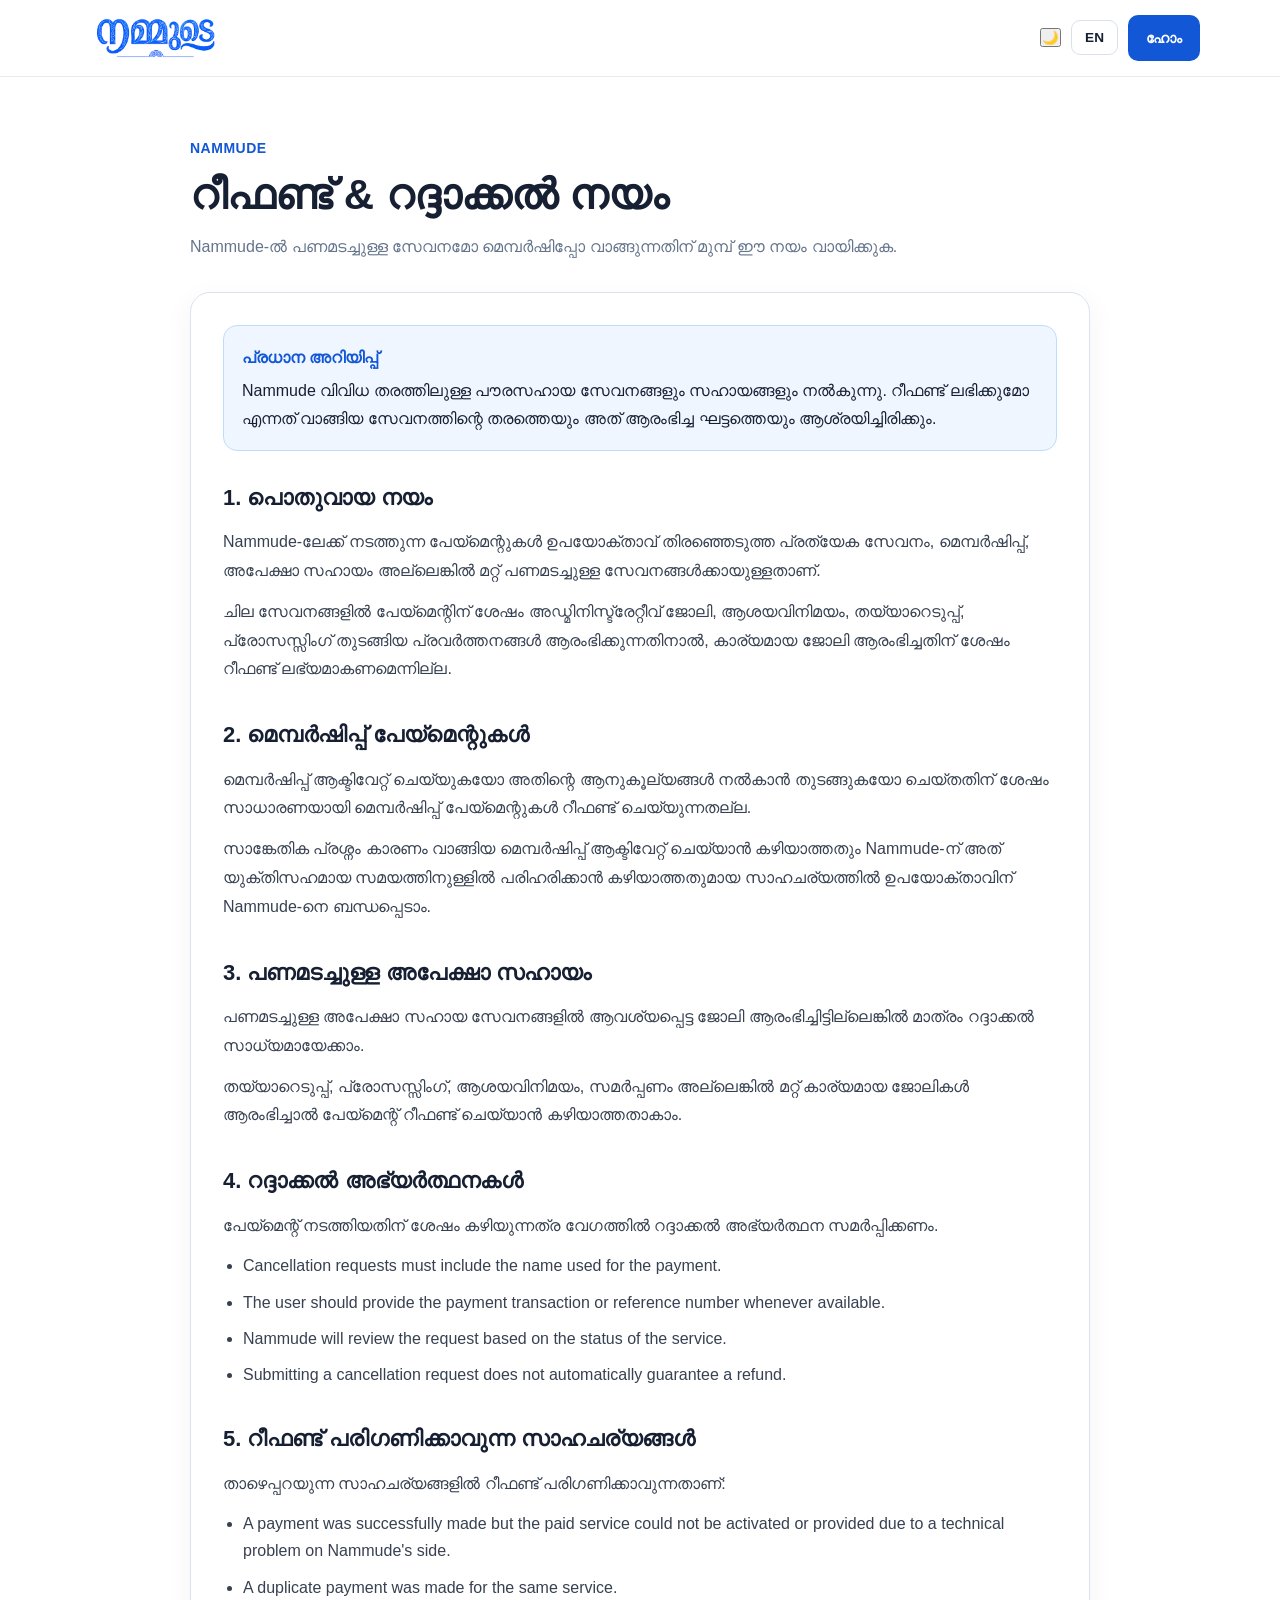
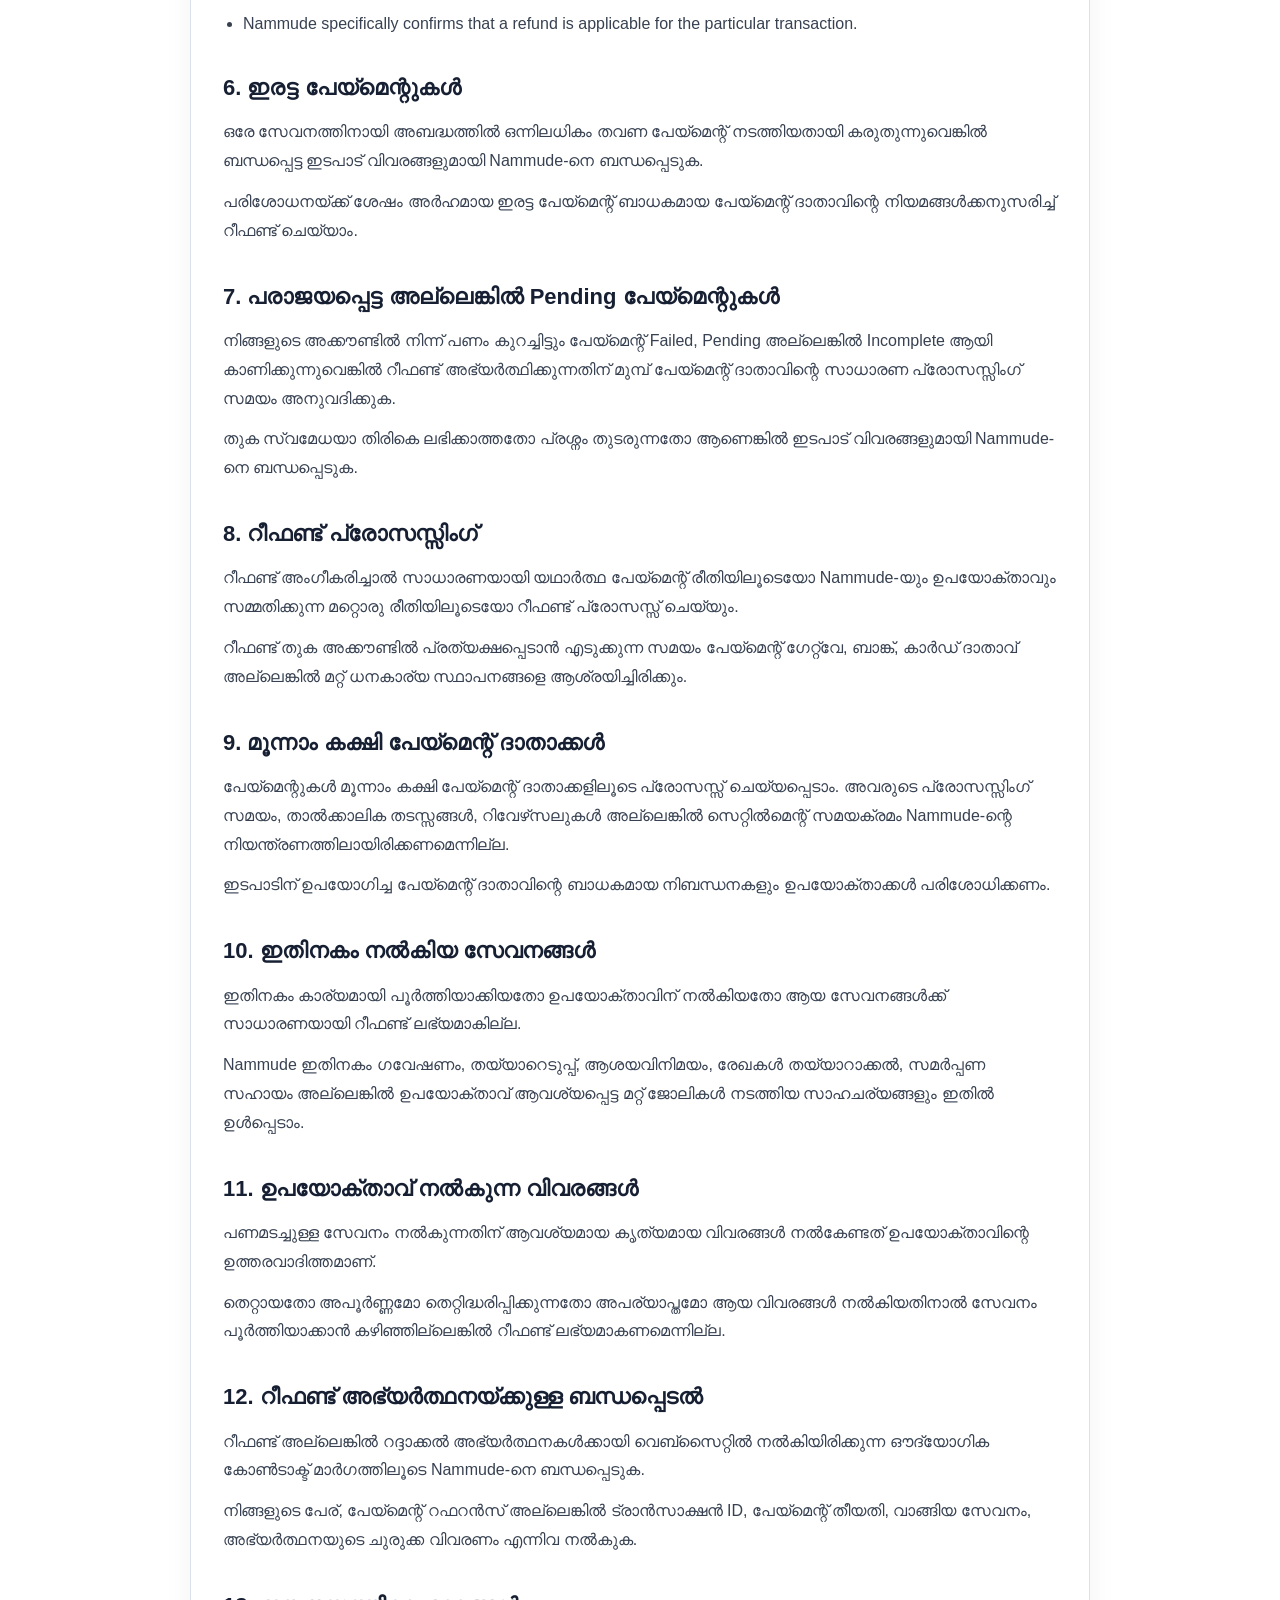
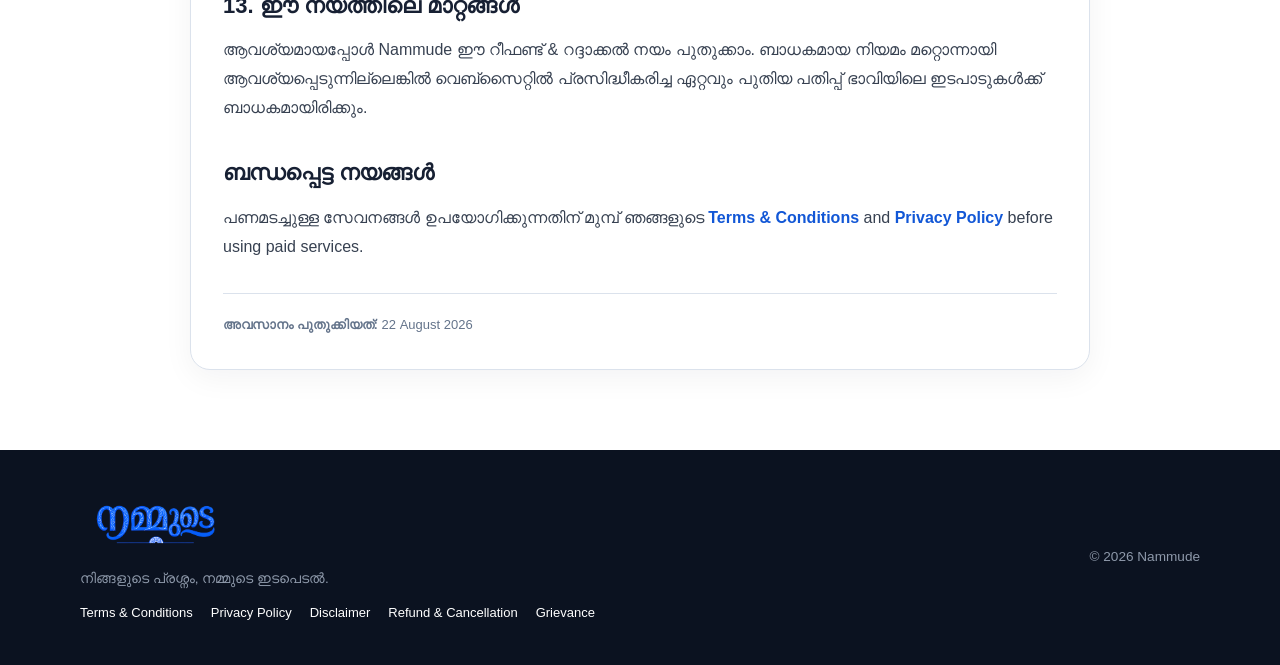
<file: refund.html>
<!DOCTYPE html>
<html lang="en">

<head>

<meta charset="UTF-8">

<meta
    name="viewport"
    content="width=device-width, initial-scale=1.0">

<title>Refund & Cancellation — Nammude</title>

<link
    rel="icon"
    type="image/png"
    href="logo.png">

<link
    rel="stylesheet"
    href="style.css">


<style>

/* =====================================================
   PAGE
===================================================== */

.legal-page {
    padding: 60px 0 80px;
}

.legal-container {
    max-width: 900px;
    margin: 0 auto;
}


/* =====================================================
   HEADER
===================================================== */

.legal-header {
    margin-bottom: 32px;
}

.legal-eyebrow {
    color: #1257d6;
    font-size: 14px;
    font-weight: 700;
    margin-bottom: 10px;
    text-transform: uppercase;
    letter-spacing: .5px;
}

.legal-header h1 {
    margin: 0;
    font-size: 42px;
    line-height: 1.15;
}

.legal-header p {
    margin-top: 14px;
    color: #64748b;
    line-height: 1.7;
}


/* =====================================================
   CONTENT CARD
===================================================== */

.legal-card {
    background: #ffffff;
    border: 1px solid #dbe2ec;
    border-radius: 20px;
    padding: 32px;
    box-shadow: 0 8px 30px rgba(15, 23, 42, .05);
}

.legal-section {
    margin-bottom: 32px;
}

.legal-section:last-child {
    margin-bottom: 0;
}

.legal-section h2 {
    margin: 0 0 12px;
    font-size: 22px;
    color: #172033;
}

.legal-section h3 {
    margin: 20px 0 8px;
    font-size: 17px;
    color: #172033;
}

.legal-section p {
    margin: 0 0 12px;
    line-height: 1.8;
    color: #374151;
}

.legal-section ul {
    margin: 10px 0 0 20px;
    padding: 0;
}

.legal-section li {
    margin-bottom: 9px;
    line-height: 1.7;
    color: #374151;
}


/* =====================================================
   NOTICE
===================================================== */

.legal-notice {
    padding: 18px;
    margin-bottom: 28px;
    border-radius: 14px;
    border: 1px solid #bfdbfe;
    background: #eff6ff;
}

.legal-notice strong {
    display: block;
    margin-bottom: 6px;
    color: #1257d6;
}

.legal-notice p {
    margin: 0;
}


/* =====================================================
   LINK
===================================================== */

.legal-section a {
    color: #1257d6;
    font-weight: 600;
    text-decoration: none;
}

.legal-section a:hover {
    text-decoration: underline;
}


/* =====================================================
   LAST UPDATED
===================================================== */

.last-updated {
    margin-top: 30px;
    padding-top: 20px;
    border-top: 1px solid #dbe2ec;
    color: #64748b;
    font-size: 13px;
}


/* =====================================================
   FOOTER LINKS
===================================================== */

.legal-footer-links {
    display: flex;
    flex-wrap: wrap;
    gap: 8px 18px;
    margin-top: 12px;
    font-size: 13px;
}

.legal-footer-links a {
    color: inherit;
    text-decoration: none;
}

.legal-footer-links a:hover {
    text-decoration: underline;
}


/* =====================================================
   DARK MODE
===================================================== */

body.dark-mode .legal-header p {
    color: #94a3b8;
}

body.dark-mode .legal-card {
    background: #111827;
    border-color: #273449;
    box-shadow: none;
}

body.dark-mode .legal-section h2,
body.dark-mode .legal-section h3 {
    color: #f8fafc;
}

body.dark-mode .legal-section p,
body.dark-mode .legal-section li {
    color: #d1d5db;
}

body.dark-mode .legal-notice {
    background: #172033;
    border-color: #294b80;
}

body.dark-mode .legal-notice strong {
    color: #60a5fa;
}

body.dark-mode .legal-section a {
    color: #60a5fa;
}

body.dark-mode .last-updated {
    border-color: #273449;
    color: #94a3b8;
}


/* =====================================================
   MOBILE
===================================================== */

@media (max-width: 600px) {

    .legal-page {
        padding: 35px 0 55px;
    }

    .legal-header h1 {
        font-size: 32px;
    }

    .legal-card {
        padding: 20px;
        border-radius: 16px;
    }

    .legal-section h2 {
        font-size: 19px;
    }

    .legal-section p,
    .legal-section li {
        font-size: 14px;
    }

    .legal-notice {
        padding: 15px;
    }

}

</style>

</head>


<body>


<!-- =====================================================
     HEADER
===================================================== -->

<header class="header">

<div class="container nav">

<a
    href="index.html"
    class="logo">

<img
    src="logo.png"
    alt="Nammude">

</a>


<div class="nav-actions">

<button
    type="button"
    id="themeToggle"
    class="theme-toggle"
    aria-label="Toggle dark mode">

🌙

</button>


<button
    type="button"
    id="languageToggle"
    class="language-button">

EN

</button>


<a
    href="index.html"
    class="nav-button"
    id="homeButton">

Home

</a>

</div>

</div>

</header>



<!-- =====================================================
     MAIN
===================================================== -->

<main class="legal-page">

<div class="container legal-container">


<div class="legal-header">

<div class="legal-eyebrow">
Nammude
</div>

<h1 id="pageTitle">
Refund & Cancellation Policy
</h1>

<p id="pageIntro">
Please read this policy before purchasing any paid
service or membership from Nammude.
</p>

</div>



<div class="legal-card">


<!-- =====================================================
     NOTICE
===================================================== -->

<div class="legal-notice">

<strong id="noticeTitle">
Important
</strong>

<p id="noticeText">
Nammude provides different types of civic-support
and assistance services. Refund eligibility depends
on the type and stage of the service purchased.
</p>

</div>



<!-- =====================================================
     1
===================================================== -->

<section class="legal-section">

<h2 id="section1Title">
1. General Policy
</h2>

<p id="section1Text">
Payments made to Nammude are intended for the specific
service, membership, application assistance, or other
paid service selected by the user.
</p>

<p id="section1Text2">
Because some services may involve administrative work,
communication, preparation, processing, or other work
that begins after payment, refunds may not be available
once substantial work has started.
</p>

</section>



<!-- =====================================================
     2
===================================================== -->

<section class="legal-section">

<h2 id="section2Title">
2. Membership Payments
</h2>

<p id="section2Text">
Membership payments are generally non-refundable once
the membership has been activated or its benefits have
started being provided.
</p>

<p id="section2Text2">
If a technical issue prevents activation of a purchased
membership and Nammude is unable to resolve the issue
within a reasonable period, the user may contact Nammude
for review.
</p>

</section>



<!-- =====================================================
     3
===================================================== -->

<section class="legal-section">

<h2 id="section3Title">
3. Paid Applications & Assistance
</h2>

<p id="section3Text">
For paid application or assistance services, cancellation
may be possible only if the requested work has not yet
started.
</p>

<p id="section3Text2">
Once preparation, processing, communication, submission,
or other substantial work has started, the payment may
become non-refundable.
</p>

</section>



<!-- =====================================================
     4
===================================================== -->

<section class="legal-section">

<h2 id="section4Title">
4. Cancellation Requests
</h2>

<p id="section4Text">
A cancellation request should be submitted as soon as
possible after payment.
</p>

<ul id="cancellationList">

<li>
Cancellation requests must include the name used for
the payment.
</li>

<li>
The user should provide the payment transaction or
reference number whenever available.
</li>

<li>
Nammude will review the request based on the status of
the service.
</li>

<li>
Submitting a cancellation request does not automatically
guarantee a refund.
</li>

</ul>

</section>



<!-- =====================================================
     5
===================================================== -->

<section class="legal-section">

<h2 id="section5Title">
5. When a Refund May Be Considered
</h2>

<p id="section5Text">
A refund may be considered in situations such as:
</p>

<ul id="refundList">

<li>
A payment was successfully made but the paid service
could not be activated or provided due to a technical
problem on Nammude's side.
</li>

<li>
A duplicate payment was made for the same service.
</li>

<li>
Nammude specifically confirms that a refund is applicable
for the particular transaction.
</li>

</ul>

</section>



<!-- =====================================================
     6
===================================================== -->

<section class="legal-section">

<h2 id="section6Title">
6. Duplicate Payments
</h2>

<p id="section6Text">
If you believe that you have accidentally made the same
payment more than once, contact Nammude with the relevant
transaction details.
</p>

<p id="section6Text2">
After verification, an eligible duplicate payment may be
refunded through the appropriate payment method, subject
to applicable payment-provider rules.
</p>

</section>



<!-- =====================================================
     7
===================================================== -->

<section class="legal-section">

<h2 id="section7Title">
7. Failed or Pending Payments
</h2>

<p id="section7Text">
If money has been debited from your account but the
payment status appears failed, pending, or incomplete,
please allow the payment provider's normal processing
period before submitting a refund request.
</p>

<p id="section7Text2">
If the amount is not automatically reversed or the issue
continues, contact Nammude with the transaction details
so the payment can be checked.
</p>

</section>



<!-- =====================================================
     8
===================================================== -->

<section class="legal-section">

<h2 id="section8Title">
8. Refund Processing
</h2>

<p id="section8Text">
When a refund is approved, it will normally be processed
through the original payment method or another method
reasonably agreed upon by Nammude and the user.
</p>

<p id="section8Text2">
The time required for the refunded amount to appear in
the user's account may depend on the payment gateway,
bank, card issuer, or other financial institution.
</p>

</section>



<!-- =====================================================
     9
===================================================== -->

<section class="legal-section">

<h2 id="section9Title">
9. Third-Party Payment Providers
</h2>

<p id="section9Text">
Payments may be processed through third-party payment
providers. Nammude may not control the processing time,
temporary holds, reversals, or settlement timelines of
those providers.
</p>

<p id="section9Text2">
Users should also review the applicable terms of the
payment provider used for the transaction.
</p>

</section>



<!-- =====================================================
     10
===================================================== -->

<section class="legal-section">

<h2 id="section10Title">
10. Services Already Provided
</h2>

<p id="section10Text">
A refund will generally not be available for a service
that has already been substantially completed or delivered
to the user.
</p>

<p id="section10Text2">
This may include situations where Nammude has already
performed research, preparation, communication,
documentation, submission assistance, or other work
requested by the user.
</p>

</section>



<!-- =====================================================
     11
===================================================== -->

<section class="legal-section">

<h2 id="section11Title">
11. User-Provided Information
</h2>

<p id="section11Text">
Users are responsible for providing accurate information
required to provide a paid service.
</p>

<p id="section11Text2">
Refunds may not be available where a service could not
be properly completed because the user provided incorrect,
incomplete, misleading, or insufficient information.
</p>

</section>



<!-- =====================================================
     12
===================================================== -->

<section class="legal-section">

<h2 id="section12Title">
12. Contact for Refund Requests
</h2>

<p id="section12Text">
For refund or cancellation requests, please contact
Nammude through the official contact method provided
on the website.
</p>

<p id="section12Text2">
Please include your name, payment reference or transaction
ID, date of payment, purchased service, and a brief
explanation of the request.
</p>

</section>



<!-- =====================================================
     13
===================================================== -->

<section class="legal-section">

<h2 id="section13Title">
13. Changes to This Policy
</h2>

<p id="section13Text">
Nammude may update this Refund & Cancellation Policy
when necessary. The latest version published on this
website will apply to future transactions unless
otherwise required by applicable law.
</p>

</section>



<!-- =====================================================
     RELATED LINKS
===================================================== -->

<section class="legal-section">

<h2 id="relatedTitle">
Related Policies
</h2>

<p id="relatedText">

Please also review our

<a href="terms.html">
Terms & Conditions
</a>

and

<a href="privacy.html">
Privacy Policy
</a>

before using paid services.

</p>

</section>



<div class="last-updated">

<strong id="updatedLabel">
Last Updated:
</strong>

<span id="updatedDate">
22 August 2026
</span>

</div>


</div>

</div>

</main>



<!-- =====================================================
     FOOTER
===================================================== -->

<footer class="footer">

<div class="container footer-content">


<div>

<div class="logo">

<img
    src="logo.png"
    alt="Nammude">

</div>


<p id="footerTagline">
Your problem, our intervention.
</p>


<div class="legal-footer-links">

<a
    href="terms.html"
    id="footerTerms">

Terms & Conditions

</a>


<a
    href="privacy.html"
    id="footerPrivacy">

Privacy Policy

</a>


<a
    href="disclaimer.html"
    id="footerDisclaimer">

Disclaimer

</a>


<a
    href="refund.html"
    id="footerRefund">

Refund & Cancellation

</a>


<a
    href="grievance.html"
    id="footerGrievance">

Grievance

</a>

</div>

</div>


<p>
© 2026 Nammude
</p>

</div>

</footer>



<!-- =====================================================
     JAVASCRIPT
===================================================== -->

<script>


/* =====================================================
   THEME
===================================================== */

const themeToggle =
document.getElementById("themeToggle");


function applyTheme(theme) {

    if (theme === "dark") {

        document.body.classList.add("dark-mode");

        themeToggle.textContent = "☀️";

        themeToggle.setAttribute(
            "aria-label",
            "Switch to light mode"
        );

        themeToggle.setAttribute(
            "title",
            "Light mode"
        );

    } else {

        document.body.classList.remove(
            "dark-mode"
        );

        themeToggle.textContent = "🌙";

        themeToggle.setAttribute(
            "aria-label",
            "Switch to dark mode"
        );

        themeToggle.setAttribute(
            "title",
            "Dark mode"
        );

    }

}


const savedTheme =
localStorage.getItem("nammude-theme");


applyTheme(
    savedTheme === "dark"
        ? "dark"
        : "light"
);


themeToggle.addEventListener(
    "click",
    () => {

        const isDark =
            document.body.classList.contains(
                "dark-mode"
            );

        const newTheme =
            isDark
                ? "light"
                : "dark";

        applyTheme(newTheme);

        localStorage.setItem(
            "nammude-theme",
            newTheme
        );

    }
);



/* =====================================================
   LANGUAGE DATA
===================================================== */

const translations = {

en: {

home: "Home",

pageTitle:
"Refund & Cancellation Policy",

pageIntro:
"Please read this policy before purchasing any paid service or membership from Nammude.",

noticeTitle:
"Important",

noticeText:
"Nammude provides different types of civic-support and assistance services. Refund eligibility depends on the type and stage of the service purchased.",

section1Title:
"1. General Policy",

section1Text:
"Payments made to Nammude are intended for the specific service, membership, application assistance, or other paid service selected by the user.",

section1Text2:
"Because some services may involve administrative work, communication, preparation, processing, or other work that begins after payment, refunds may not be available once substantial work has started.",

section2Title:
"2. Membership Payments",

section2Text:
"Membership payments are generally non-refundable once the membership has been activated or its benefits have started being provided.",

section2Text2:
"If a technical issue prevents activation of a purchased membership and Nammude is unable to resolve the issue within a reasonable period, the user may contact Nammude for review.",

section3Title:
"3. Paid Applications & Assistance",

section3Text:
"For paid application or assistance services, cancellation may be possible only if the requested work has not yet started.",

section3Text2:
"Once preparation, processing, communication, submission, or other substantial work has started, the payment may become non-refundable.",

section4Title:
"4. Cancellation Requests",

section4Text:
"A cancellation request should be submitted as soon as possible after payment.",

section5Title:
"5. When a Refund May Be Considered",

section5Text:
"A refund may be considered in situations such as:",

section6Title:
"6. Duplicate Payments",

section6Text:
"If you believe that you have accidentally made the same payment more than once, contact Nammude with the relevant transaction details.",

section6Text2:
"After verification, an eligible duplicate payment may be refunded through the appropriate payment method, subject to applicable payment-provider rules.",

section7Title:
"7. Failed or Pending Payments",

section7Text:
"If money has been debited from your account but the payment status appears failed, pending, or incomplete, please allow the payment provider's normal processing period before submitting a refund request.",

section7Text2:
"If the amount is not automatically reversed or the issue continues, contact Nammude with the transaction details so the payment can be checked.",

section8Title:
"8. Refund Processing",

section8Text:
"When a refund is approved, it will normally be processed through the original payment method or another method reasonably agreed upon by Nammude and the user.",

section8Text2:
"The time required for the refunded amount to appear in the user's account may depend on the payment gateway, bank, card issuer, or other financial institution.",

section9Title:
"9. Third-Party Payment Providers",

section9Text:
"Payments may be processed through third-party payment providers. Nammude may not control the processing time, temporary holds, reversals, or settlement timelines of those providers.",

section9Text2:
"Users should also review the applicable terms of the payment provider used for the transaction.",

section10Title:
"10. Services Already Provided",

section10Text:
"A refund will generally not be available for a service that has already been substantially completed or delivered to the user.",

section10Text2:
"This may include situations where Nammude has already performed research, preparation, communication, documentation, submission assistance, or other work requested by the user.",

section11Title:
"11. User-Provided Information",

section11Text:
"Users are responsible for providing accurate information required to provide a paid service.",

section11Text2:
"Refunds may not be available where a service could not be properly completed because the user provided incorrect, incomplete, misleading, or insufficient information.",

section12Title:
"12. Contact for Refund Requests",

section12Text:
"For refund or cancellation requests, please contact Nammude through the official contact method provided on the website.",

section12Text2:
"Please include your name, payment reference or transaction ID, date of payment, purchased service, and a brief explanation of the request.",

section13Title:
"13. Changes to This Policy",

section13Text:
"Nammude may update this Refund & Cancellation Policy when necessary. The latest version published on this website will apply to future transactions unless otherwise required by applicable law.",

relatedTitle:
"Related Policies",

relatedText:
"Please also review our",

updatedLabel:
"Last Updated:",

footerTagline:
"Your problem, our intervention.",

footerTerms:
"Terms & Conditions",

footerPrivacy:
"Privacy Policy",

footerDisclaimer:
"Disclaimer",

footerRefund:
"Refund & Cancellation",

footerGrievance:
"Grievance"

},


ml: {

home:
"ഹോം",

pageTitle:
"റീഫണ്ട് & റദ്ദാക്കൽ നയം",

pageIntro:
"Nammude-ൽ പണമടച്ചുള്ള സേവനമോ മെമ്പർഷിപ്പോ വാങ്ങുന്നതിന് മുമ്പ് ഈ നയം വായിക്കുക.",

noticeTitle:
"പ്രധാന അറിയിപ്പ്",

noticeText:
"Nammude വിവിധ തരത്തിലുള്ള പൗരസഹായ സേവനങ്ങളും സഹായങ്ങളും നൽകുന്നു. റീഫണ്ട് ലഭിക്കുമോ എന്നത് വാങ്ങിയ സേവനത്തിന്റെ തരത്തെയും അത് ആരംഭിച്ച ഘട്ടത്തെയും ആശ്രയിച്ചിരിക്കും.",

section1Title:
"1. പൊതുവായ നയം",

section1Text:
"Nammude-ലേക്ക് നടത്തുന്ന പേയ്‌മെന്റുകൾ ഉപയോക്താവ് തിരഞ്ഞെടുത്ത പ്രത്യേക സേവനം, മെമ്പർഷിപ്പ്, അപേക്ഷാ സഹായം അല്ലെങ്കിൽ മറ്റ് പണമടച്ചുള്ള സേവനങ്ങൾക്കായുള്ളതാണ്.",

section1Text2:
"ചില സേവനങ്ങളിൽ പേയ്‌മെന്റിന് ശേഷം അഡ്മിനിസ്ട്രേറ്റീവ് ജോലി, ആശയവിനിമയം, തയ്യാറെടുപ്പ്, പ്രോസസ്സിംഗ് തുടങ്ങിയ പ്രവർത്തനങ്ങൾ ആരംഭിക്കുന്നതിനാൽ, കാര്യമായ ജോലി ആരംഭിച്ചതിന് ശേഷം റീഫണ്ട് ലഭ്യമാകണമെന്നില്ല.",

section2Title:
"2. മെമ്പർഷിപ്പ് പേയ്‌മെന്റുകൾ",

section2Text:
"മെമ്പർഷിപ്പ് ആക്ടിവേറ്റ് ചെയ്യുകയോ അതിന്റെ ആനുകൂല്യങ്ങൾ നൽകാൻ തുടങ്ങുകയോ ചെയ്തതിന് ശേഷം സാധാരണയായി മെമ്പർഷിപ്പ് പേയ്‌മെന്റുകൾ റീഫണ്ട് ചെയ്യുന്നതല്ല.",

section2Text2:
"സാങ്കേതിക പ്രശ്നം കാരണം വാങ്ങിയ മെമ്പർഷിപ്പ് ആക്ടിവേറ്റ് ചെയ്യാൻ കഴിയാത്തതും Nammude-ന് അത് യുക്തിസഹമായ സമയത്തിനുള്ളിൽ പരിഹരിക്കാൻ കഴിയാത്തതുമായ സാഹചര്യത്തിൽ ഉപയോക്താവിന് Nammude-നെ ബന്ധപ്പെടാം.",

section3Title:
"3. പണമടച്ചുള്ള അപേക്ഷാ സഹായം",

section3Text:
"പണമടച്ചുള്ള അപേക്ഷാ സഹായ സേവനങ്ങളിൽ ആവശ്യപ്പെട്ട ജോലി ആരംഭിച്ചിട്ടില്ലെങ്കിൽ മാത്രം റദ്ദാക്കൽ സാധ്യമായേക്കാം.",

section3Text2:
"തയ്യാറെടുപ്പ്, പ്രോസസ്സിംഗ്, ആശയവിനിമയം, സമർപ്പണം അല്ലെങ്കിൽ മറ്റ് കാര്യമായ ജോലികൾ ആരംഭിച്ചാൽ പേയ്‌മെന്റ് റീഫണ്ട് ചെയ്യാൻ കഴിയാത്തതാകാം.",

section4Title:
"4. റദ്ദാക്കൽ അഭ്യർത്ഥനകൾ",

section4Text:
"പേയ്‌മെന്റ് നടത്തിയതിന് ശേഷം കഴിയുന്നത്ര വേഗത്തിൽ റദ്ദാക്കൽ അഭ്യർത്ഥന സമർപ്പിക്കണം.",

section5Title:
"5. റീഫണ്ട് പരിഗണിക്കാവുന്ന സാഹചര്യങ്ങൾ",

section5Text:
"താഴെപ്പറയുന്ന സാഹചര്യങ്ങളിൽ റീഫണ്ട് പരിഗണിക്കാവുന്നതാണ്:",

section6Title:
"6. ഇരട്ട പേയ്‌മെന്റുകൾ",

section6Text:
"ഒരേ സേവനത്തിനായി അബദ്ധത്തിൽ ഒന്നിലധികം തവണ പേയ്‌മെന്റ് നടത്തിയതായി കരുതുന്നുവെങ്കിൽ ബന്ധപ്പെട്ട ഇടപാട് വിവരങ്ങളുമായി Nammude-നെ ബന്ധപ്പെടുക.",

section6Text2:
"പരിശോധനയ്ക്ക് ശേഷം അർഹമായ ഇരട്ട പേയ്‌മെന്റ് ബാധകമായ പേയ്‌മെന്റ് ദാതാവിന്റെ നിയമങ്ങൾക്കനുസരിച്ച് റീഫണ്ട് ചെയ്യാം.",

section7Title:
"7. പരാജയപ്പെട്ട അല്ലെങ്കിൽ Pending പേയ്‌മെന്റുകൾ",

section7Text:
"നിങ്ങളുടെ അക്കൗണ്ടിൽ നിന്ന് പണം കുറച്ചിട്ടും പേയ്‌മെന്റ് Failed, Pending അല്ലെങ്കിൽ Incomplete ആയി കാണിക്കുന്നുവെങ്കിൽ റീഫണ്ട് അഭ്യർത്ഥിക്കുന്നതിന് മുമ്പ് പേയ്‌മെന്റ് ദാതാവിന്റെ സാധാരണ പ്രോസസ്സിംഗ് സമയം അനുവദിക്കുക.",

section7Text2:
"തുക സ്വമേധയാ തിരികെ ലഭിക്കാത്തതോ പ്രശ്നം തുടരുന്നതോ ആണെങ്കിൽ ഇടപാട് വിവരങ്ങളുമായി Nammude-നെ ബന്ധപ്പെടുക.",

section8Title:
"8. റീഫണ്ട് പ്രോസസ്സിംഗ്",

section8Text:
"റീഫണ്ട് അംഗീകരിച്ചാൽ സാധാരണയായി യഥാർത്ഥ പേയ്‌മെന്റ് രീതിയിലൂടെയോ Nammude-യും ഉപയോക്താവും സമ്മതിക്കുന്ന മറ്റൊരു രീതിയിലൂടെയോ റീഫണ്ട് പ്രോസസ്സ് ചെയ്യും.",

section8Text2:
"റീഫണ്ട് തുക അക്കൗണ്ടിൽ പ്രത്യക്ഷപ്പെടാൻ എടുക്കുന്ന സമയം പേയ്‌മെന്റ് ഗേറ്റ്‌വേ, ബാങ്ക്, കാർഡ് ദാതാവ് അല്ലെങ്കിൽ മറ്റ് ധനകാര്യ സ്ഥാപനങ്ങളെ ആശ്രയിച്ചിരിക്കും.",

section9Title:
"9. മൂന്നാം കക്ഷി പേയ്‌മെന്റ് ദാതാക്കൾ",

section9Text:
"പേയ്‌മെന്റുകൾ മൂന്നാം കക്ഷി പേയ്‌മെന്റ് ദാതാക്കളിലൂടെ പ്രോസസ്സ് ചെയ്യപ്പെടാം. അവരുടെ പ്രോസസ്സിംഗ് സമയം, താൽക്കാലിക തടസ്സങ്ങൾ, റിവേഴ്‌സലുകൾ അല്ലെങ്കിൽ സെറ്റിൽമെന്റ് സമയക്രമം Nammude-ന്റെ നിയന്ത്രണത്തിലായിരിക്കണമെന്നില്ല.",

section9Text2:
"ഇടപാടിന് ഉപയോഗിച്ച പേയ്‌മെന്റ് ദാതാവിന്റെ ബാധകമായ നിബന്ധനകളും ഉപയോക്താക്കൾ പരിശോധിക്കണം.",

section10Title:
"10. ഇതിനകം നൽകിയ സേവനങ്ങൾ",

section10Text:
"ഇതിനകം കാര്യമായി പൂർത്തിയാക്കിയതോ ഉപയോക്താവിന് നൽകിയതോ ആയ സേവനങ്ങൾക്ക് സാധാരണയായി റീഫണ്ട് ലഭ്യമാകില്ല.",

section10Text2:
"Nammude ഇതിനകം ഗവേഷണം, തയ്യാറെടുപ്പ്, ആശയവിനിമയം, രേഖകൾ തയ്യാറാക്കൽ, സമർപ്പണ സഹായം അല്ലെങ്കിൽ ഉപയോക്താവ് ആവശ്യപ്പെട്ട മറ്റ് ജോലികൾ നടത്തിയ സാഹചര്യങ്ങളും ഇതിൽ ഉൾപ്പെടാം.",

section11Title:
"11. ഉപയോക്താവ് നൽകുന്ന വിവരങ്ങൾ",

section11Text:
"പണമടച്ചുള്ള സേവനം നൽകുന്നതിന് ആവശ്യമായ കൃത്യമായ വിവരങ്ങൾ നൽകേണ്ടത് ഉപയോക്താവിന്റെ ഉത്തരവാദിത്തമാണ്.",

section11Text2:
"തെറ്റായതോ അപൂർണ്ണമോ തെറ്റിദ്ധരിപ്പിക്കുന്നതോ അപര്യാപ്തമോ ആയ വിവരങ്ങൾ നൽകിയതിനാൽ സേവനം പൂർത്തിയാക്കാൻ കഴിഞ്ഞില്ലെങ്കിൽ റീഫണ്ട് ലഭ്യമാകണമെന്നില്ല.",

section12Title:
"12. റീഫണ്ട് അഭ്യർത്ഥനയ്ക്കുള്ള ബന്ധപ്പെടൽ",

section12Text:
"റീഫണ്ട് അല്ലെങ്കിൽ റദ്ദാക്കൽ അഭ്യർത്ഥനകൾക്കായി വെബ്‌സൈറ്റിൽ നൽകിയിരിക്കുന്ന ഔദ്യോഗിക കോൺടാക്ട് മാർഗത്തിലൂടെ Nammude-നെ ബന്ധപ്പെടുക.",

section12Text2:
"നിങ്ങളുടെ പേര്, പേയ്‌മെന്റ് റഫറൻസ് അല്ലെങ്കിൽ ട്രാൻസാക്ഷൻ ID, പേയ്‌മെന്റ് തീയതി, വാങ്ങിയ സേവനം, അഭ്യർത്ഥനയുടെ ചുരുക്ക വിവരണം എന്നിവ നൽകുക.",

section13Title:
"13. ഈ നയത്തിലെ മാറ്റങ്ങൾ",

section13Text:
"ആവശ്യമായപ്പോൾ Nammude ഈ റീഫണ്ട് & റദ്ദാക്കൽ നയം പുതുക്കാം. ബാധകമായ നിയമം മറ്റൊന്നായി ആവശ്യപ്പെടുന്നില്ലെങ്കിൽ വെബ്‌സൈറ്റിൽ പ്രസിദ്ധീകരിച്ച ഏറ്റവും പുതിയ പതിപ്പ് ഭാവിയിലെ ഇടപാടുകൾക്ക് ബാധകമായിരിക്കും.",

relatedTitle:
"ബന്ധപ്പെട്ട നയങ്ങൾ",

relatedText:
"പണമടച്ചുള്ള സേവനങ്ങൾ ഉപയോഗിക്കുന്നതിന് മുമ്പ് ഞങ്ങളുടെ",

updatedLabel:
"അവസാനം പുതുക്കിയത്:",

footerTagline:
"നിങ്ങളുടെ പ്രശ്നം, നമ്മുടെ ഇടപെടൽ.",

footerTerms:
"Terms & Conditions",

footerPrivacy:
"Privacy Policy",

footerDisclaimer:
"Disclaimer",

footerRefund:
"Refund & Cancellation",

footerGrievance:
"Grievance"

}

};



/* =====================================================
   LANGUAGE
===================================================== */

let currentLanguage =
localStorage.getItem("nammude-language") || "ml";


function updateLanguage() {

    const t =
        translations[currentLanguage];


    document.documentElement.lang =
        currentLanguage;


    document.getElementById(
        "homeButton"
    ).textContent =
        t.home;


    document.getElementById(
        "pageTitle"
    ).textContent =
        t.pageTitle;


    document.getElementById(
        "pageIntro"
    ).textContent =
        t.pageIntro;


    document.getElementById(
        "noticeTitle"
    ).textContent =
        t.noticeTitle;


    document.getElementById(
        "noticeText"
    ).textContent =
        t.noticeText;


    for (
        let i = 1;
        i <= 13;
        i++
    ) {

        const title =
            document.getElementById(
                "section" + i + "Title"
            );

        const text =
            document.getElementById(
                "section" + i + "Text"
            );

        const text2 =
            document.getElementById(
                "section" + i + "Text2"
            );


        if (title && t["section" + i + "Title"]) {

            title.textContent =
                t["section" + i + "Title"];

        }


        if (text && t["section" + i + "Text"]) {

            text.textContent =
                t["section" + i + "Text"];

        }


        if (text2 && t["section" + i + "Text2"]) {

            text2.textContent =
                t["section" + i + "Text2"];

        }

    }


    document.getElementById(
        "section4Text"
    ).textContent =
        t.section4Text;


    document.getElementById(
        "section5Text"
    ).textContent =
        t.section5Text;


    document.getElementById(
        "relatedTitle"
    ).textContent =
        t.relatedTitle;


    document.getElementById(
        "relatedText"
    ).childNodes[0].textContent =
        t.relatedText + " ";


    document.getElementById(
        "updatedLabel"
    ).textContent =
        t.updatedLabel;


    document.getElementById(
        "footerTagline"
    ).textContent =
        t.footerTagline;


    document.getElementById(
        "footerTerms"
    ).textContent =
        t.footerTerms;


    document.getElementById(
        "footerPrivacy"
    ).textContent =
        t.footerPrivacy;


    document.getElementById(
        "footerDisclaimer"
    ).textContent =
        t.footerDisclaimer;


    document.getElementById(
        "footerRefund"
    ).textContent =
        t.footerRefund;


    document.getElementById(
        "footerGrievance"
    ).textContent =
        t.footerGrievance;


    document.getElementById(
        "languageToggle"
    ).textContent =
        currentLanguage === "ml"
            ? "EN"
            : "മലയാളം";

}


document.getElementById(
    "languageToggle"
).addEventListener(
    "click",
    () => {

        currentLanguage =
            currentLanguage === "ml"
                ? "en"
                : "ml";


        localStorage.setItem(
            "nammude-language",
            currentLanguage
        );


        updateLanguage();

    }
);



/* =====================================================
   INITIALIZE
===================================================== */

updateLanguage();

</script>


</body>

</html>
</file>
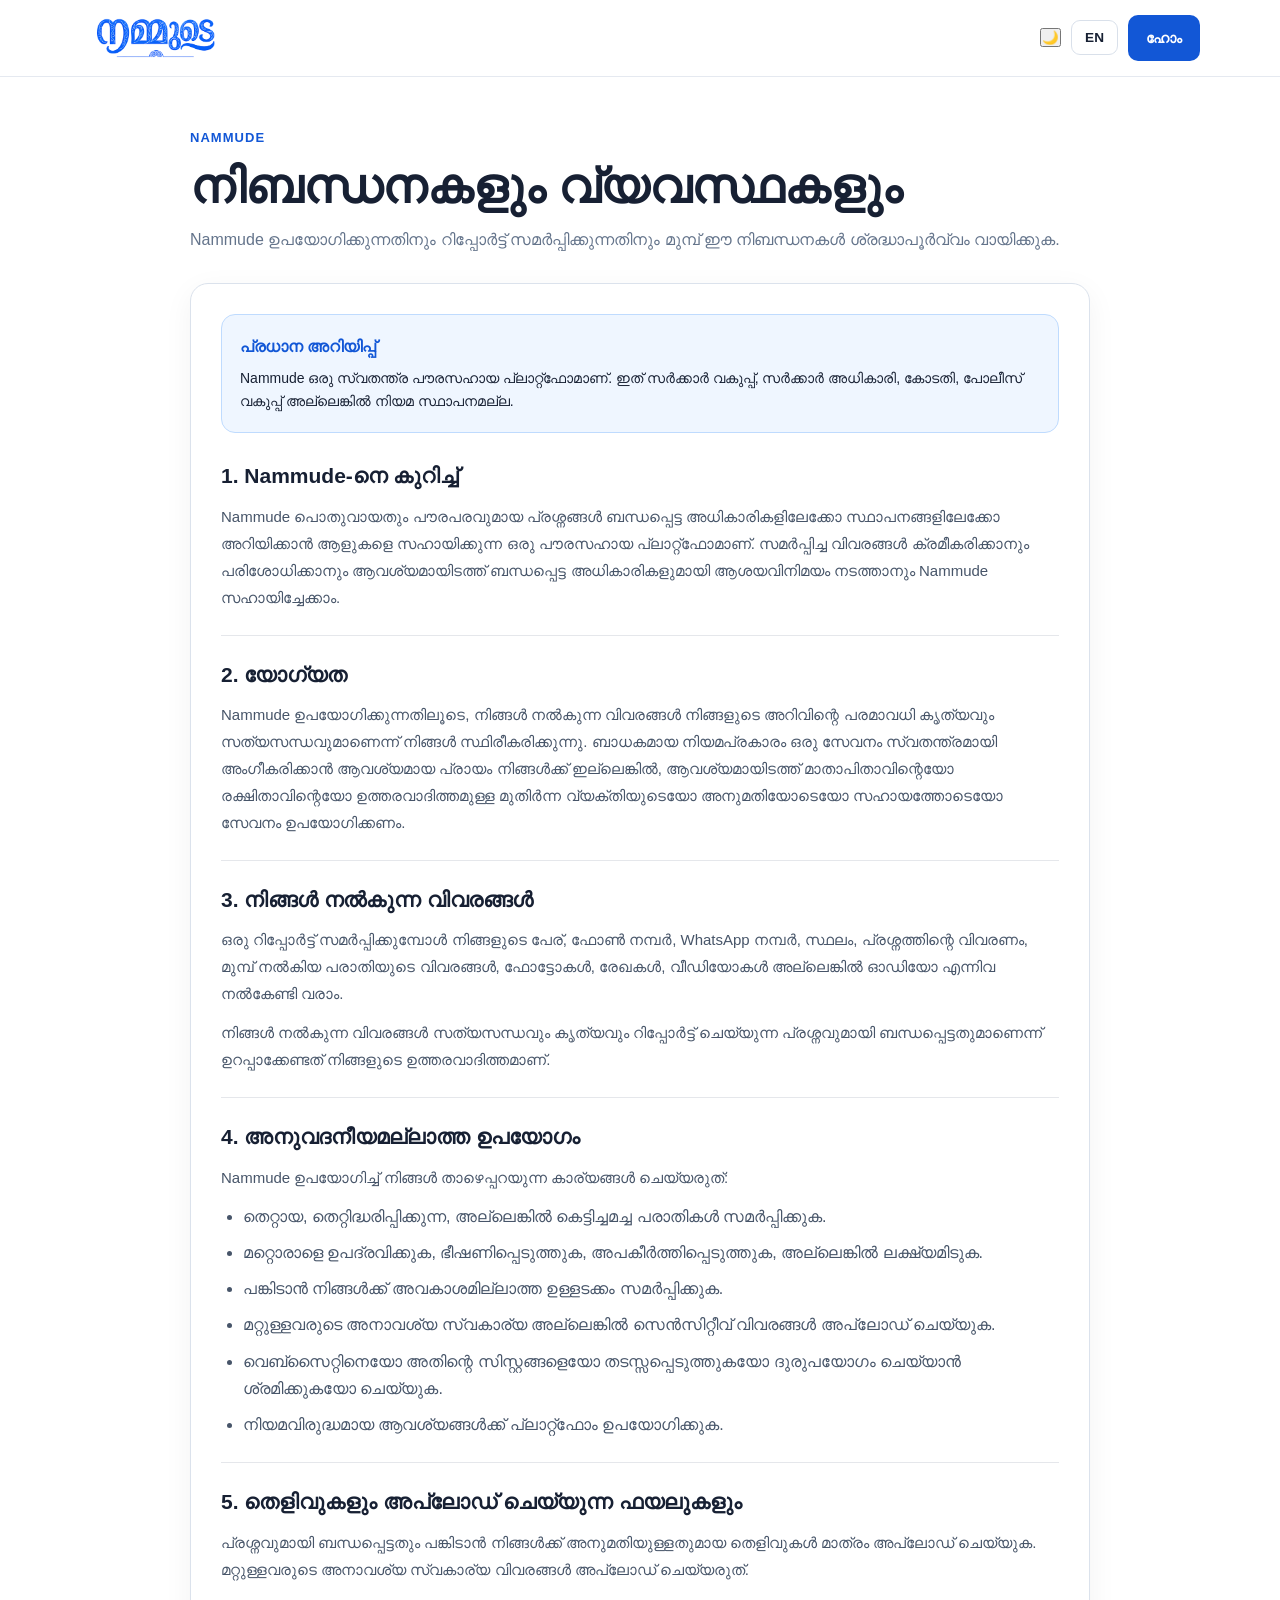
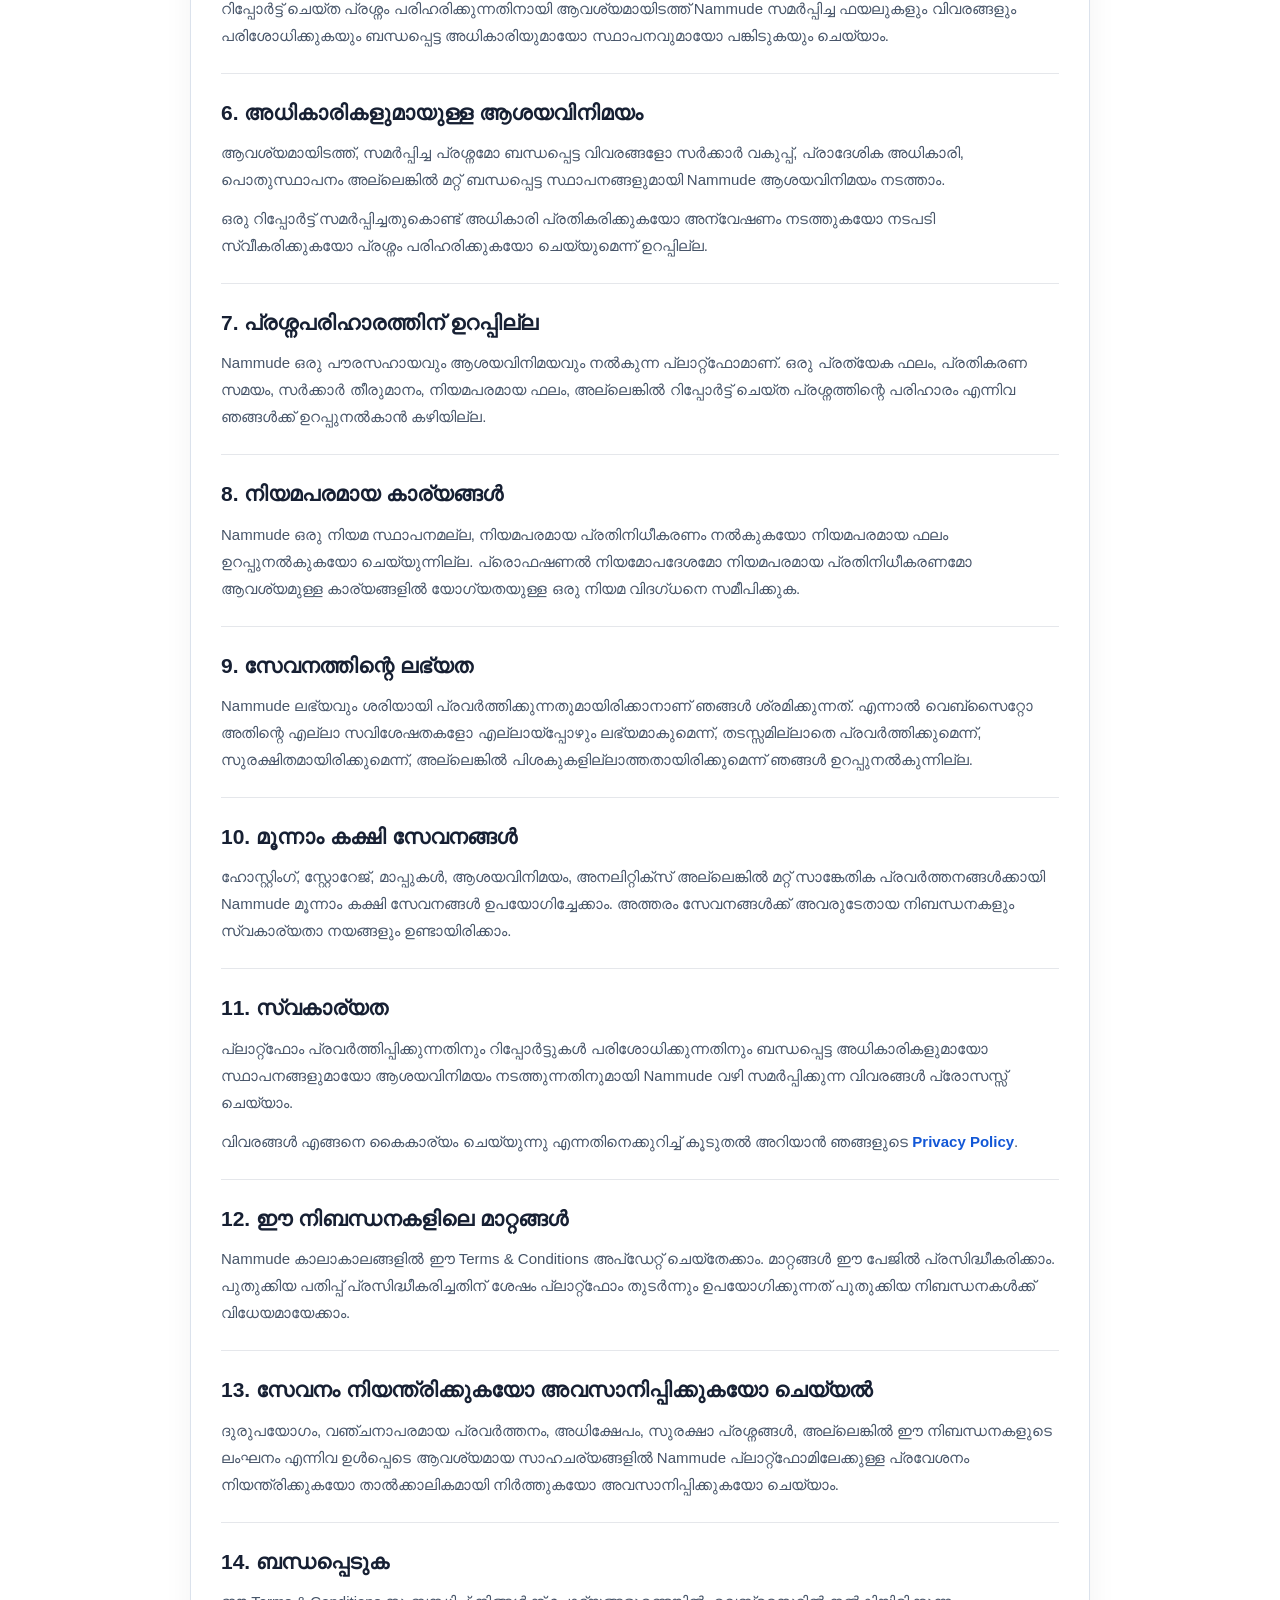
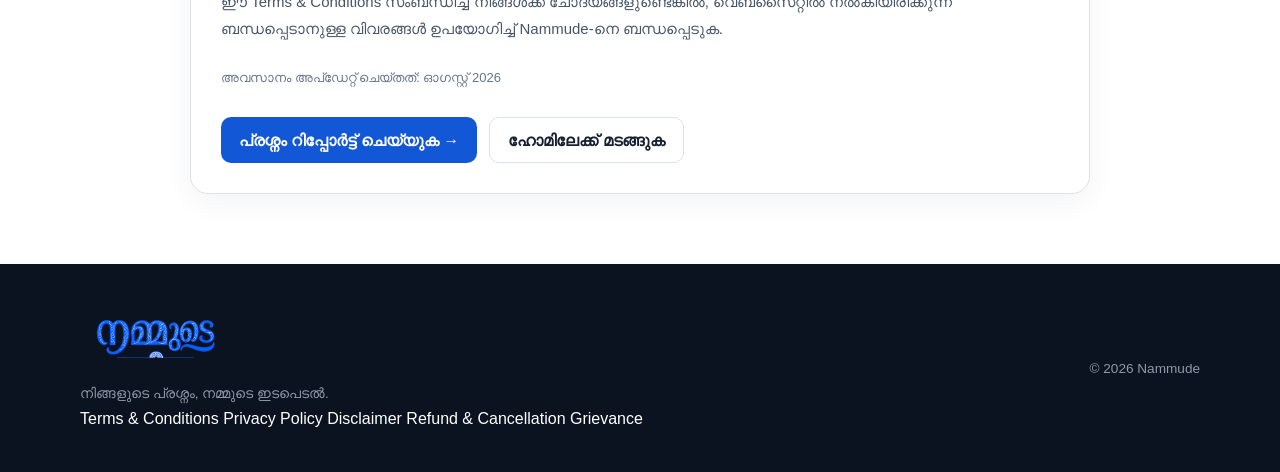
<file: terms.html>
<!DOCTYPE html>
<html lang="ml">

<head>

<meta charset="UTF-8">

<meta
    name="viewport"
    content="width=device-width, initial-scale=1.0">

<title>Terms & Conditions — Nammude</title>

<link
    rel="icon"
    type="image/png"
    href="logo.png">

<link
    rel="stylesheet"
    href="style.css">


<style>

/* =====================================================
   LEGAL PAGE
===================================================== */

.legal-page {
    padding: 50px 0 70px;
}

.legal-container {
    max-width: 900px;
    margin: 0 auto;
}


/* =====================================================
   HEADER
===================================================== */

.legal-intro {
    margin-bottom: 30px;
}

.legal-eyebrow {
    color: #1257d6;
    font-size: 13px;
    font-weight: 700;
    letter-spacing: .08em;
    text-transform: uppercase;
    margin-bottom: 10px;
}

.legal-intro h1 {
    margin: 0 0 12px;
    font-size: clamp(32px, 5vw, 48px);
    line-height: 1.15;
}

.legal-intro p {
    margin: 0;
    color: #64748b;
    line-height: 1.7;
}


/* =====================================================
   LEGAL CARD
===================================================== */

.legal-card {
    background: #ffffff;
    border: 1px solid #dbe2ec;
    border-radius: 18px;
    padding: 30px;
    box-shadow: 0 8px 30px rgba(15, 23, 42, .05);
}


/* =====================================================
   NOTICE
===================================================== */

.legal-notice {
    padding: 18px;
    margin-bottom: 28px;
    border-radius: 14px;
    background: #eff6ff;
    border: 1px solid #bfdbfe;
}

.legal-notice strong {
    display: block;
    margin-bottom: 6px;
    color: #1257d6;
}

.legal-notice p {
    margin: 0;
    line-height: 1.7;
    font-size: 14px;
}


/* =====================================================
   SECTIONS
===================================================== */

.legal-section {
    padding: 24px 0;
    border-bottom: 1px solid #e5e7eb;
}

.legal-section:first-of-type {
    padding-top: 0;
}

.legal-section:last-of-type {
    border-bottom: 0;
    padding-bottom: 0;
}

.legal-section h2 {
    margin: 0 0 12px;
    font-size: 21px;
    line-height: 1.4;
}

.legal-section p {
    margin: 0 0 12px;
    color: #475569;
    line-height: 1.8;
    font-size: 15px;
}

.legal-section p:last-child {
    margin-bottom: 0;
}

.legal-section ul {
    margin: 10px 0 0;
    padding-left: 22px;
}

.legal-section li {
    margin-bottom: 9px;
    color: #475569;
    line-height: 1.7;
}

.legal-section li:last-child {
    margin-bottom: 0;
}


/* =====================================================
   LINKS
===================================================== */

.legal-card a {
    color: #1257d6;
    font-weight: 600;
    text-decoration: none;
}

.legal-card a:hover {
    text-decoration: underline;
}


/* =====================================================
   LAST UPDATED
===================================================== */

.last-updated {
    margin-top: 25px;
    font-size: 13px;
    color: #64748b;
}


/* =====================================================
   BACK BUTTON
===================================================== */

.legal-actions {
    display: flex;
    gap: 12px;
    flex-wrap: wrap;
    margin-top: 28px;
}

.legal-back-button {
    display: inline-flex;
    align-items: center;
    justify-content: center;
    min-height: 46px;
    padding: 0 18px;
    border-radius: 10px;
    background: #1257d6;
    color: #ffffff !important;
    text-decoration: none !important;
    font-weight: 700;
}

.legal-back-button:hover {
    background: #0d47b5;
}

.legal-home-button {
    display: inline-flex;
    align-items: center;
    justify-content: center;
    min-height: 46px;
    padding: 0 18px;
    border-radius: 10px;
    border: 1px solid #dbe2ec;
    background: #ffffff;
    color: #172033 !important;
    text-decoration: none !important;
    font-weight: 600;
}


/* =====================================================
   DARK MODE
===================================================== */

body.dark-mode .legal-intro p {
    color: #94a3b8;
}

body.dark-mode .legal-card {
    background: #111827;
    border-color: #273449;
    box-shadow: none;
}

body.dark-mode .legal-notice {
    background: #172033;
    border-color: #273449;
}

body.dark-mode .legal-notice strong {
    color: #60a5fa;
}

body.dark-mode .legal-notice p {
    color: #d1d5db;
}

body.dark-mode .legal-section {
    border-color: #273449;
}

body.dark-mode .legal-section p,
body.dark-mode .legal-section li {
    color: #cbd5e1;
}

body.dark-mode .legal-card a {
    color: #60a5fa;
}

body.dark-mode .last-updated {
    color: #94a3b8;
}

body.dark-mode .legal-home-button {
    background: #111827;
    border-color: #273449;
    color: #f8fafc !important;
}


/* =====================================================
   MOBILE
===================================================== */

@media (max-width: 600px) {

    .legal-page {
        padding: 30px 0 50px;
    }

    .legal-card {
        padding: 20px;
        border-radius: 15px;
    }

    .legal-section {
        padding: 20px 0;
    }

    .legal-section h2 {
        font-size: 18px;
    }

    .legal-section p,
    .legal-section li {
        font-size: 14px;
        line-height: 1.75;
    }

    .legal-notice {
        padding: 15px;
    }

    .legal-actions {
        flex-direction: column;
    }

    .legal-back-button,
    .legal-home-button {
        width: 100%;
    }

}

</style>

</head>


<body>


<!-- =====================================================
     HEADER
===================================================== -->

<header class="header">

<div class="container nav">


<a
    href="index.html"
    class="logo">

<img
    src="logo.png"
    alt="Nammude">

</a>


<div class="nav-actions">


<!-- DARK MODE -->

<button
    type="button"
    id="themeToggle"
    class="theme-toggle"
    aria-label="Toggle dark mode">

🌙

</button>


<!-- LANGUAGE -->

<button
    type="button"
    id="languageToggle"
    class="language-button">

EN

</button>


<!-- HOME -->

<a
    href="index.html"
    class="nav-button"
    id="homeButton">

ഹോം

</a>

</div>

</div>

</header>



<!-- =====================================================
     MAIN
===================================================== -->

<main class="legal-page">

<div class="container legal-container">


<!-- =====================================================
     INTRO
===================================================== -->

<div class="legal-intro">

<div
    class="legal-eyebrow"
    id="eyebrow">

Nammude

</div>


<h1 id="pageTitle">
Terms & Conditions
</h1>


<p id="pageDescription">
Please read these terms carefully before using
Nammude or submitting a report.
</p>

</div>



<!-- =====================================================
     LEGAL CARD
===================================================== -->

<div class="legal-card">


<!-- NOTICE -->

<div class="legal-notice">

<strong id="noticeTitle">
Important
</strong>

<p id="noticeText">

Nammude is an independent civic-support platform.
It is not a government department, government authority,
court, police department, or law firm.

</p>

</div>



<!-- =====================================================
     1
===================================================== -->

<section class="legal-section">

<h2 id="section1Title">
1. About Nammude
</h2>

<p id="section1Text">

Nammude is a civic-support platform intended to help
people communicate public and civic problems to relevant
authorities or organizations.

Nammude may assist with organizing information,
reviewing submitted reports, and communicating with
relevant authorities where appropriate.

</p>

</section>



<!-- =====================================================
     2
===================================================== -->

<section class="legal-section">

<h2 id="section2Title">
2. Eligibility
</h2>

<p id="section2Text">

By using Nammude, you confirm that the information you
provide is accurate to the best of your knowledge and
that you are legally permitted to use the service.

If you are under the age required to independently agree
to a service under applicable law, you should use the
service with the involvement or permission of a parent,
guardian, or other responsible adult where required.

</p>

</section>



<!-- =====================================================
     3
===================================================== -->

<section class="legal-section">

<h2 id="section3Title">
3. Information You Provide
</h2>

<p id="section3Text">

When submitting a report, you may provide information
such as your name, phone number, WhatsApp number,
location, description of the problem, previous complaint
details, photographs, documents, videos, or audio.

</p>

<p id="section3Text2">

You are responsible for ensuring that the information
you provide is truthful, accurate, and relevant to the
problem being reported.

</p>

</section>



<!-- =====================================================
     4
===================================================== -->

<section class="legal-section">

<h2 id="section4Title">
4. Prohibited Use
</h2>

<p id="section4Text">
You must not use Nammude to:
</p>

<ul id="section4List">

<li>Submit false, misleading, or fabricated complaints.</li>

<li>Harass, threaten, defame, or target another person.</li>

<li>Submit content that you do not have the right to share.</li>

<li>Upload unnecessary private or sensitive information belonging to another person.</li>

<li>Attempt to interfere with or misuse the website or its systems.</li>

<li>Use the platform for unlawful purposes.</li>

</ul>

</section>



<!-- =====================================================
     5
===================================================== -->

<section class="legal-section">

<h2 id="section5Title">
5. Evidence and Uploaded Files
</h2>

<p id="section5Text">

You should upload only evidence that is relevant to the
problem and that you are permitted to share.

Do not upload unnecessary personal information belonging
to other people.

</p>

<p id="section5Text2">

Nammude may review submitted files and may share relevant
information or evidence with the appropriate authority or
organization where necessary to address the reported issue.

</p>

</section>



<!-- =====================================================
     6
===================================================== -->

<section class="legal-section">

<h2 id="section6Title">
6. Communication With Authorities
</h2>

<p id="section6Text">

Where appropriate, Nammude may communicate a submitted
problem or relevant information to a government department,
local authority, public organization, or another relevant
institution.

</p>

<p id="section6Text2">

Submitting a report does not guarantee that an authority
will respond, investigate, take action, or resolve the
reported issue.

</p>

</section>



<!-- =====================================================
     7
===================================================== -->

<section class="legal-section">

<h2 id="section7Title">
7. No Guarantee of Resolution
</h2>

<p id="section7Text">

Nammude acts as a civic-support and communication
platform. We cannot guarantee a particular result,
response time, government decision, legal outcome, or
resolution of any reported problem.

</p>

</section>



<!-- =====================================================
     8
===================================================== -->

<section class="legal-section">

<h2 id="section8Title">
8. Legal Matters
</h2>

<p id="section8Text">

Nammude is not a law firm and does not provide legal
representation or guarantee legal outcomes.

For matters requiring professional legal advice or
representation, users should consult a qualified legal
professional.

</p>

</section>



<!-- =====================================================
     9
===================================================== -->

<section class="legal-section">

<h2 id="section9Title">
9. Availability of the Service
</h2>

<p id="section9Text">

We aim to keep Nammude available and functioning properly,
but we do not guarantee that the website or every feature
will always be available, uninterrupted, secure, or
error-free.

</p>

</section>



<!-- =====================================================
     10
===================================================== -->

<section class="legal-section">

<h2 id="section10Title">
10. Third-Party Services
</h2>

<p id="section10Text">

Nammude may use third-party services for functions such
as hosting, storage, maps, communications, analytics, or
other technical services.

Those services may have their own terms and privacy
policies.

</p>

</section>



<!-- =====================================================
     11
===================================================== -->

<section class="legal-section">

<h2 id="section11Title">
11. Privacy
</h2>

<p id="section11Text">

Information submitted through Nammude may be processed
for operating the platform, reviewing reports, and
communicating with relevant authorities or organizations.

</p>

<p id="section11Text2">

For more information about how information is handled,
please read our
<a
    href="privacy.html"
    id="privacyLink">

Privacy Policy

</a>.

</p>

</section>



<!-- =====================================================
     12
===================================================== -->

<section class="legal-section">

<h2 id="section12Title">
12. Changes to These Terms
</h2>

<p id="section12Text">

Nammude may update these Terms & Conditions from time to
time. Changes may be published on this page.

Your continued use of the platform after an updated
version is published may be subject to the updated terms.

</p>

</section>



<!-- =====================================================
     13
===================================================== -->

<section class="legal-section">

<h2 id="section13Title">
13. Suspension or Termination
</h2>

<p id="section13Text">

Nammude may restrict, suspend, or terminate access to the
platform where reasonably necessary, including in cases
of misuse, fraudulent activity, abuse, security concerns,
or violation of these terms.

</p>

</section>



<!-- =====================================================
     14
===================================================== -->

<section class="legal-section">

<h2 id="section14Title">
14. Contact
</h2>

<p id="section14Text">

If you have questions about these Terms & Conditions,
please contact Nammude through the contact details
provided on the website.

</p>

</section>



<!-- =====================================================
     LAST UPDATED
===================================================== -->

<p
    class="last-updated"
    id="lastUpdated">

Last updated: August 2026

</p>



<!-- =====================================================
     ACTIONS
===================================================== -->

<div class="legal-actions">

<a
    href="report.html"
    class="legal-back-button"
    id="reportButton">

Report a Problem →

</a>


<a
    href="index.html"
    class="legal-home-button"
    id="homeButtonBottom">

Back to Home

</a>

</div>


</div>

</div>

</main>



<!-- =====================================================
     FOOTER
===================================================== -->

<footer class="footer">

<div class="container footer-content">


<div>

<div class="logo">

<img
    src="logo.png"
    alt="Nammude">

</div>


<p id="footerTagline">
നിങ്ങളുടെ പ്രശ്നം, നമ്മുടെ ഇടപെടൽ.
</p>


<div class="legal-footer-links">


<a
    href="terms.html"
    id="footerTerms">

Terms & Conditions

</a>


<a
    href="privacy.html"
    id="footerPrivacy">

Privacy Policy

</a>


<a
    href="disclaimer.html"
    id="footerDisclaimer">

Disclaimer

</a>


<a
    href="refund.html"
    id="footerRefund">

Refund & Cancellation

</a>


<a
    href="grievance.html"
    id="footerGrievance">

Grievance

</a>

</div>

</div>


<p>
© 2026 Nammude
</p>

</div>

</footer>



<!-- =====================================================
     JAVASCRIPT
===================================================== -->

<script>


/* =====================================================
   LANGUAGE DATA
===================================================== */

const translations = {

ml: {

home:
"ഹോം",

title:
"നിബന്ധനകളും വ്യവസ്ഥകളും",

description:
"Nammude ഉപയോഗിക്കുന്നതിനും റിപ്പോർട്ട് സമർപ്പിക്കുന്നതിനും മുമ്പ് ഈ നിബന്ധനകൾ ശ്രദ്ധാപൂർവ്വം വായിക്കുക.",

noticeTitle:
"പ്രധാന അറിയിപ്പ്",

noticeText:
"Nammude ഒരു സ്വതന്ത്ര പൗരസഹായ പ്ലാറ്റ്‌ഫോമാണ്. ഇത് സർക്കാർ വകുപ്പ്, സർക്കാർ അധികാരി, കോടതി, പോലീസ് വകുപ്പ് അല്ലെങ്കിൽ നിയമ സ്ഥാപനമല്ല.",


section1Title:
"1. Nammude-നെ കുറിച്ച്",

section1Text:
"Nammude പൊതുവായതും പൗരപരവുമായ പ്രശ്നങ്ങൾ ബന്ധപ്പെട്ട അധികാരികളിലേക്കോ സ്ഥാപനങ്ങളിലേക്കോ അറിയിക്കാൻ ആളുകളെ സഹായിക്കുന്ന ഒരു പൗരസഹായ പ്ലാറ്റ്‌ഫോമാണ്. സമർപ്പിച്ച വിവരങ്ങൾ ക്രമീകരിക്കാനും പരിശോധിക്കാനും ആവശ്യമായിടത്ത് ബന്ധപ്പെട്ട അധികാരികളുമായി ആശയവിനിമയം നടത്താനും Nammude സഹായിച്ചേക്കാം.",


section2Title:
"2. യോഗ്യത",

section2Text:
"Nammude ഉപയോഗിക്കുന്നതിലൂടെ, നിങ്ങൾ നൽകുന്ന വിവരങ്ങൾ നിങ്ങളുടെ അറിവിന്റെ പരമാവധി കൃത്യവും സത്യസന്ധവുമാണെന്ന് നിങ്ങൾ സ്ഥിരീകരിക്കുന്നു. ബാധകമായ നിയമപ്രകാരം ഒരു സേവനം സ്വതന്ത്രമായി അംഗീകരിക്കാൻ ആവശ്യമായ പ്രായം നിങ്ങൾക്ക് ഇല്ലെങ്കിൽ, ആവശ്യമായിടത്ത് മാതാപിതാവിന്റെയോ രക്ഷിതാവിന്റെയോ ഉത്തരവാദിത്തമുള്ള മുതിർന്ന വ്യക്തിയുടെയോ അനുമതിയോടെയോ സഹായത്തോടെയോ സേവനം ഉപയോഗിക്കണം.",


section3Title:
"3. നിങ്ങൾ നൽകുന്ന വിവരങ്ങൾ",

section3Text:
"ഒരു റിപ്പോർട്ട് സമർപ്പിക്കുമ്പോൾ നിങ്ങളുടെ പേര്, ഫോൺ നമ്പർ, WhatsApp നമ്പർ, സ്ഥലം, പ്രശ്നത്തിന്റെ വിവരണം, മുമ്പ് നൽകിയ പരാതിയുടെ വിവരങ്ങൾ, ഫോട്ടോകൾ, രേഖകൾ, വീഡിയോകൾ അല്ലെങ്കിൽ ഓഡിയോ എന്നിവ നൽകേണ്ടി വരാം.",

section3Text2:
"നിങ്ങൾ നൽകുന്ന വിവരങ്ങൾ സത്യസന്ധവും കൃത്യവും റിപ്പോർട്ട് ചെയ്യുന്ന പ്രശ്നവുമായി ബന്ധപ്പെട്ടതുമാണെന്ന് ഉറപ്പാക്കേണ്ടത് നിങ്ങളുടെ ഉത്തരവാദിത്തമാണ്.",


section4Title:
"4. അനുവദനീയമല്ലാത്ത ഉപയോഗം",

section4Text:
"Nammude ഉപയോഗിച്ച് നിങ്ങൾ താഴെപ്പറയുന്ന കാര്യങ്ങൾ ചെയ്യരുത്:",

section4List: [
"തെറ്റായ, തെറ്റിദ്ധരിപ്പിക്കുന്ന, അല്ലെങ്കിൽ കെട്ടിച്ചമച്ച പരാതികൾ സമർപ്പിക്കുക.",
"മറ്റൊരാളെ ഉപദ്രവിക്കുക, ഭീഷണിപ്പെടുത്തുക, അപകീർത്തിപ്പെടുത്തുക, അല്ലെങ്കിൽ ലക്ഷ്യമിടുക.",
"പങ്കിടാൻ നിങ്ങൾക്ക് അവകാശമില്ലാത്ത ഉള്ളടക്കം സമർപ്പിക്കുക.",
"മറ്റുള്ളവരുടെ അനാവശ്യ സ്വകാര്യ അല്ലെങ്കിൽ സെൻസിറ്റീവ് വിവരങ്ങൾ അപ്‌ലോഡ് ചെയ്യുക.",
"വെബ്സൈറ്റിനെയോ അതിന്റെ സിസ്റ്റങ്ങളെയോ തടസ്സപ്പെടുത്തുകയോ ദുരുപയോഗം ചെയ്യാൻ ശ്രമിക്കുകയോ ചെയ്യുക.",
"നിയമവിരുദ്ധമായ ആവശ്യങ്ങൾക്ക് പ്ലാറ്റ്‌ഫോം ഉപയോഗിക്കുക."
],


section5Title:
"5. തെളിവുകളും അപ്‌ലോഡ് ചെയ്യുന്ന ഫയലുകളും",

section5Text:
"പ്രശ്നവുമായി ബന്ധപ്പെട്ടതും പങ്കിടാൻ നിങ്ങൾക്ക് അനുമതിയുള്ളതുമായ തെളിവുകൾ മാത്രം അപ്‌ലോഡ് ചെയ്യുക. മറ്റുള്ളവരുടെ അനാവശ്യ സ്വകാര്യ വിവരങ്ങൾ അപ്‌ലോഡ് ചെയ്യരുത്.",

section5Text2:
"റിപ്പോർട്ട് ചെയ്ത പ്രശ്നം പരിഹരിക്കുന്നതിനായി ആവശ്യമായിടത്ത് Nammude സമർപ്പിച്ച ഫയലുകളും വിവരങ്ങളും പരിശോധിക്കുകയും ബന്ധപ്പെട്ട അധികാരിയുമായോ സ്ഥാപനവുമായോ പങ്കിടുകയും ചെയ്യാം.",


section6Title:
"6. അധികാരികളുമായുള്ള ആശയവിനിമയം",

section6Text:
"ആവശ്യമായിടത്ത്, സമർപ്പിച്ച പ്രശ്നമോ ബന്ധപ്പെട്ട വിവരങ്ങളോ സർക്കാർ വകുപ്പ്, പ്രാദേശിക അധികാരി, പൊതുസ്ഥാപനം അല്ലെങ്കിൽ മറ്റ് ബന്ധപ്പെട്ട സ്ഥാപനങ്ങളുമായി Nammude ആശയവിനിമയം നടത്താം.",

section6Text2:
"ഒരു റിപ്പോർട്ട് സമർപ്പിച്ചതുകൊണ്ട് അധികാരി പ്രതികരിക്കുകയോ അന്വേഷണം നടത്തുകയോ നടപടി സ്വീകരിക്കുകയോ പ്രശ്നം പരിഹരിക്കുകയോ ചെയ്യുമെന്ന് ഉറപ്പില്ല.",


section7Title:
"7. പ്രശ്നപരിഹാരത്തിന് ഉറപ്പില്ല",

section7Text:
"Nammude ഒരു പൗരസഹായവും ആശയവിനിമയവും നൽകുന്ന പ്ലാറ്റ്‌ഫോമാണ്. ഒരു പ്രത്യേക ഫലം, പ്രതികരണ സമയം, സർക്കാർ തീരുമാനം, നിയമപരമായ ഫലം, അല്ലെങ്കിൽ റിപ്പോർട്ട് ചെയ്ത പ്രശ്നത്തിന്റെ പരിഹാരം എന്നിവ ഞങ്ങൾക്ക് ഉറപ്പുനൽകാൻ കഴിയില്ല.",


section8Title:
"8. നിയമപരമായ കാര്യങ്ങൾ",

section8Text:
"Nammude ഒരു നിയമ സ്ഥാപനമല്ല, നിയമപരമായ പ്രതിനിധീകരണം നൽകുകയോ നിയമപരമായ ഫലം ഉറപ്പുനൽകുകയോ ചെയ്യുന്നില്ല. പ്രൊഫഷണൽ നിയമോപദേശമോ നിയമപരമായ പ്രതിനിധീകരണമോ ആവശ്യമുള്ള കാര്യങ്ങളിൽ യോഗ്യതയുള്ള ഒരു നിയമ വിദഗ്ധനെ സമീപിക്കുക.",


section9Title:
"9. സേവനത്തിന്റെ ലഭ്യത",

section9Text:
"Nammude ലഭ്യവും ശരിയായി പ്രവർത്തിക്കുന്നതുമായിരിക്കാനാണ് ഞങ്ങൾ ശ്രമിക്കുന്നത്. എന്നാൽ വെബ്സൈറ്റോ അതിന്റെ എല്ലാ സവിശേഷതകളോ എല്ലായ്പ്പോഴും ലഭ്യമാകുമെന്ന്, തടസ്സമില്ലാതെ പ്രവർത്തിക്കുമെന്ന്, സുരക്ഷിതമായിരിക്കുമെന്ന്, അല്ലെങ്കിൽ പിശകുകളില്ലാത്തതായിരിക്കുമെന്ന് ഞങ്ങൾ ഉറപ്പുനൽകുന്നില്ല.",


section10Title:
"10. മൂന്നാം കക്ഷി സേവനങ്ങൾ",

section10Text:
"ഹോസ്റ്റിംഗ്, സ്റ്റോറേജ്, മാപ്പുകൾ, ആശയവിനിമയം, അനലിറ്റിക്സ് അല്ലെങ്കിൽ മറ്റ് സാങ്കേതിക പ്രവർത്തനങ്ങൾക്കായി Nammude മൂന്നാം കക്ഷി സേവനങ്ങൾ ഉപയോഗിച്ചേക്കാം. അത്തരം സേവനങ്ങൾക്ക് അവരുടേതായ നിബന്ധനകളും സ്വകാര്യതാ നയങ്ങളും ഉണ്ടായിരിക്കാം.",


section11Title:
"11. സ്വകാര്യത",

section11Text:
"പ്ലാറ്റ്‌ഫോം പ്രവർത്തിപ്പിക്കുന്നതിനും റിപ്പോർട്ടുകൾ പരിശോധിക്കുന്നതിനും ബന്ധപ്പെട്ട അധികാരികളുമായോ സ്ഥാപനങ്ങളുമായോ ആശയവിനിമയം നടത്തുന്നതിനുമായി Nammude വഴി സമർപ്പിക്കുന്ന വിവരങ്ങൾ പ്രോസസ്സ് ചെയ്യാം.",

section11Text2:
"വിവരങ്ങൾ എങ്ങനെ കൈകാര്യം ചെയ്യുന്നു എന്നതിനെക്കുറിച്ച് കൂടുതൽ അറിയാൻ ഞങ്ങളുടെ",

privacyLink:
"Privacy Policy",

section12Title:
"12. ഈ നിബന്ധനകളിലെ മാറ്റങ്ങൾ",

section12Text:
"Nammude കാലാകാലങ്ങളിൽ ഈ Terms & Conditions അപ്ഡേറ്റ് ചെയ്തേക്കാം. മാറ്റങ്ങൾ ഈ പേജിൽ പ്രസിദ്ധീകരിക്കാം. പുതുക്കിയ പതിപ്പ് പ്രസിദ്ധീകരിച്ചതിന് ശേഷം പ്ലാറ്റ്‌ഫോം തുടർന്നും ഉപയോഗിക്കുന്നത് പുതുക്കിയ നിബന്ധനകൾക്ക് വിധേയമായേക്കാം.",


section13Title:
"13. സേവനം നിയന്ത്രിക്കുകയോ അവസാനിപ്പിക്കുകയോ ചെയ്യൽ",

section13Text:
"ദുരുപയോഗം, വഞ്ചനാപരമായ പ്രവർത്തനം, അധിക്ഷേപം, സുരക്ഷാ പ്രശ്നങ്ങൾ, അല്ലെങ്കിൽ ഈ നിബന്ധനകളുടെ ലംഘനം എന്നിവ ഉൾപ്പെടെ ആവശ്യമായ സാഹചര്യങ്ങളിൽ Nammude പ്ലാറ്റ്‌ഫോമിലേക്കുള്ള പ്രവേശനം നിയന്ത്രിക്കുകയോ താൽക്കാലികമായി നിർത്തുകയോ അവസാനിപ്പിക്കുകയോ ചെയ്യാം.",


section14Title:
"14. ബന്ധപ്പെടുക",

section14Text:
"ഈ Terms & Conditions സംബന്ധിച്ച് നിങ്ങൾക്ക് ചോദ്യങ്ങളുണ്ടെങ്കിൽ, വെബ്സൈറ്റിൽ നൽകിയിരിക്കുന്ന ബന്ധപ്പെടാനുള്ള വിവരങ്ങൾ ഉപയോഗിച്ച് Nammude-നെ ബന്ധപ്പെടുക.",


lastUpdated:
"അവസാനം അപ്ഡേറ്റ് ചെയ്തത്: ഓഗസ്റ്റ് 2026",

reportButton:
"പ്രശ്നം റിപ്പോർട്ട് ചെയ്യുക →",

homeButton:
"ഹോമിലേക്ക് മടങ്ങുക",

footerTagline:
"നിങ്ങളുടെ പ്രശ്നം, നമ്മുടെ ഇടപെടൽ."

},


en: {

home:
"Home",

title:
"Terms & Conditions",

description:
"Please read these terms carefully before using Nammude or submitting a report.",

noticeTitle:
"Important",

noticeText:
"Nammude is an independent civic-support platform. It is not a government department, government authority, court, police department, or law firm.",


section1Title:
"1. About Nammude",

section1Text:
"Nammude is a civic-support platform intended to help people communicate public and civic problems to relevant authorities or organizations. Nammude may assist with organizing information, reviewing submitted reports, and communicating with relevant authorities where appropriate.",


section2Title:
"2. Eligibility",

section2Text:
"By using Nammude, you confirm that the information you provide is accurate to the best of your knowledge and that you are legally permitted to use the service. If you are under the age required to independently agree to a service under applicable law, you should use the service with the involvement or permission of a parent, guardian, or other responsible adult where required.",


section3Title:
"3. Information You Provide",

section3Text:
"When submitting a report, you may provide information such as your name, phone number, WhatsApp number, location, description of the problem, previous complaint details, photographs, documents, videos, or audio.",

section3Text2:
"You are responsible for ensuring that the information you provide is truthful, accurate, and relevant to the problem being reported.",


section4Title:
"4. Prohibited Use",

section4Text:
"You must not use Nammude to:",

section4List: [
"Submit false, misleading, or fabricated complaints.",
"Harass, threaten, defame, or target another person.",
"Submit content that you do not have the right to share.",
"Upload unnecessary private or sensitive information belonging to another person.",
"Attempt to interfere with or misuse the website or its systems.",
"Use the platform for unlawful purposes."
],


section5Title:
"5. Evidence and Uploaded Files",

section5Text:
"You should upload only evidence that is relevant to the problem and that you are permitted to share. Do not upload unnecessary personal information belonging to other people.",

section5Text2:
"Nammude may review submitted files and may share relevant information or evidence with the appropriate authority or organization where necessary to address the reported issue.",


section6Title:
"6. Communication With Authorities",

section6Text:
"Where appropriate, Nammude may communicate a submitted problem or relevant information to a government department, local authority, public organization, or another relevant institution.",

section6Text2:
"Submitting a report does not guarantee that an authority will respond, investigate, take action, or resolve the reported issue.",


section7Title:
"7. No Guarantee of Resolution",

section7Text:
"Nammude acts as a civic-support and communication platform. We cannot guarantee a particular result, response time, government decision, legal outcome, or resolution of any reported problem.",


section8Title:
"8. Legal Matters",

section8Text:
"Nammude is not a law firm and does not provide legal representation or guarantee legal outcomes. For matters requiring professional legal advice or representation, users should consult a qualified legal professional.",


section9Title:
"9. Availability of the Service",

section9Text:
"We aim to keep Nammude available and functioning properly, but we do not guarantee that the website or every feature will always be available, uninterrupted, secure, or error-free.",


section10Title:
"10. Third-Party Services",

section10Text:
"Nammude may use third-party services for functions such as hosting, storage, maps, communications, analytics, or other technical services. Those services may have their own terms and privacy policies.",


section11Title:
"11. Privacy",

section11Text:
"Information submitted through Nammude may be processed for operating the platform, reviewing reports, and communicating with relevant authorities or organizations.",

section11Text2:
"For more information about how information is handled, please read our",

privacyLink:
"Privacy Policy",


section12Title:
"12. Changes to These Terms",

section12Text:
"Nammude may update these Terms & Conditions from time to time. Changes may be published on this page. Your continued use of the platform after an updated version is published may be subject to the updated terms.",


section13Title:
"13. Suspension or Termination",

section13Text:
"Nammude may restrict, suspend, or terminate access to the platform where reasonably necessary, including in cases of misuse, fraudulent activity, abuse, security concerns, or violation of these terms.",


section14Title:
"14. Contact",

section14Text:
"If you have questions about these Terms & Conditions, please contact Nammude through the contact details provided on the website.",


lastUpdated:
"Last updated: August 2026",

reportButton:
"Report a Problem →",

homeButton:
"Back to Home",

footerTagline:
"Your problem, our intervention."

}

};



/* =====================================================
   LANGUAGE
===================================================== */

let currentLanguage =
    localStorage.getItem(
        "nammude-language"
    ) || "ml";


const languageToggle =
    document.getElementById(
        "languageToggle"
    );


function updateLanguage() {

    const t =
        translations[currentLanguage];


    document.documentElement.lang =
        currentLanguage;


    document.title =
        currentLanguage === "ml"
            ? "നിബന്ധനകളും വ്യവസ്ഥകളും — Nammude"
            : "Terms & Conditions — Nammude";


    document.getElementById(
        "homeButton"
    ).textContent =
        t.home;


    document.getElementById(
        "pageTitle"
    ).textContent =
        t.title;


    document.getElementById(
        "pageDescription"
    ).textContent =
        t.description;


    document.getElementById(
        "noticeTitle"
    ).textContent =
        t.noticeTitle;


    document.getElementById(
        "noticeText"
    ).textContent =
        t.noticeText;


    for (
        let i = 1;
        i <= 14;
        i++
    ) {

        const title =
            document.getElementById(
                "section" + i + "Title"
            );

        const text =
            document.getElementById(
                "section" + i + "Text"
            );

        if (title) {

            title.textContent =
                t[
                    "section" +
                    i +
                    "Title"
                ];

        }

        if (text) {

            text.textContent =
                t[
                    "section" +
                    i +
                    "Text"
                ];

        }

    }


    document.getElementById(
        "section3Text2"
    ).textContent =
        t.section3Text2;


    document.getElementById(
        "section4Text"
    ).textContent =
        t.section4Text;


    const list =
        document.getElementById(
            "section4List"
        );


    list.innerHTML = "";


    t.section4List.forEach(
        item => {

            const li =
                document.createElement(
                    "li"
                );

            li.textContent =
                item;

            list.appendChild(li);

        }
    );


    document.getElementById(
        "section5Text2"
    ).textContent =
        t.section5Text2;


    document.getElementById(
        "section6Text2"
    ).textContent =
        t.section6Text2;


    document.getElementById(
        "section11Text2"
    ).innerHTML =
        t.section11Text2 +
        ' <a href="privacy.html" id="privacyLink">' +
        t.privacyLink +
        "</a>.";


    document.getElementById(
        "lastUpdated"
    ).textContent =
        t.lastUpdated;


    document.getElementById(
        "reportButton"
    ).textContent =
        t.reportButton;


    document.getElementById(
        "homeButtonBottom"
    ).textContent =
        t.homeButton;


    document.getElementById(
        "footerTagline"
    ).textContent =
        t.footerTagline;


    languageToggle.textContent =
        currentLanguage === "ml"
            ? "EN"
            : "മലയാളം";

}



languageToggle.addEventListener(
    "click",
    () => {

        currentLanguage =
            currentLanguage === "ml"
                ? "en"
                : "ml";


        localStorage.setItem(
            "nammude-language",
            currentLanguage
        );


        updateLanguage();

    }
);



/* =====================================================
   DARK MODE
===================================================== */

const themeToggle =
    document.getElementById(
        "themeToggle"
    );


function applyTheme(theme) {

    if (theme === "dark") {

        document.body.classList.add(
            "dark-mode"
        );


        themeToggle.textContent =
            "☀️";


        themeToggle.setAttribute(
            "aria-label",
            "Switch to light mode"
        );


        themeToggle.setAttribute(
            "title",
            "Light mode"
        );

    }

    else {

        document.body.classList.remove(
            "dark-mode"
        );


        themeToggle.textContent =
            "🌙";


        themeToggle.setAttribute(
            "aria-label",
            "Switch to dark mode"
        );


        themeToggle.setAttribute(
            "title",
            "Dark mode"
        );

    }

}


const savedTheme =
    localStorage.getItem(
        "nammude-theme"
    );


if (savedTheme === "dark") {

    applyTheme("dark");

}

else {

    applyTheme("light");

}


themeToggle.addEventListener(
    "click",
    () => {

        const isDark =
            document.body.classList.contains(
                "dark-mode"
            );


        const newTheme =
            isDark
                ? "light"
                : "dark";


        applyTheme(
            newTheme
        );


        localStorage.setItem(
            "nammude-theme",
            newTheme
        );

    }
);



/* =====================================================
   INITIALIZE
===================================================== */

updateLanguage();

</script>


</body>

</html>
</file>
<file: style.css>
/* =========================================================
   NAMMUDE — COMPLETE WEBSITE CSS
   Light / Dark Mode
   Responsive: Mobile • Tablet • Desktop
   Membership Plans: Horizontal / Movable
========================================================= */


/* =========================================================
   1. RESET
========================================================= */

* {
    margin: 0;
    padding: 0;
    box-sizing: border-box;
}

html {
    scroll-behavior: smooth;
}

body {
    font-family: "Noto Sans Malayalam", "Nirmala UI", "Segoe UI", Arial, sans-serif;
    color: #172033;
    background: #ffffff;
    line-height: 1.7;
    overflow-x: hidden;
    transition:
        background-color 0.25s ease,
        color 0.25s ease;
}

a {
    text-decoration: none;
    color: inherit;
}

button,
input,
textarea,
select {
    font-family: inherit;
}

button {
    cursor: pointer;
}

img {
    max-width: 100%;
}

.container {
    width: min(1120px, 92%);
    margin: 0 auto;
}


/* =========================================================
   2. HEADER
========================================================= */

.header {
    position: sticky;
    top: 0;
    z-index: 1000;

    background: rgba(255, 255, 255, 0.95);

    backdrop-filter: blur(14px);
    -webkit-backdrop-filter: blur(14px);

    border-bottom: 1px solid #e5e9f0;

    transition:
        background-color 0.25s ease,
        border-color 0.25s ease;
}

.nav {
    min-height: 76px;

    display: flex;
    align-items: center;
    justify-content: space-between;

    gap: 24px;
}


/* =========================================================
   3. LOGO
========================================================= */

.logo {
    display: inline-flex;
    align-items: center;
    flex-shrink: 0;
}

.logo img {
    display: block;
    width: 150px;
    height: auto;
}


/* =========================================================
   4. NAVIGATION
========================================================= */

.nav-links {
    display: flex;
    align-items: center;
    gap: 28px;
}

.nav-links a {
    color: #4c5668;
    font-size: 0.95rem;
    font-weight: 600;

    transition: color 0.2s ease;
}

.nav-links a:hover {
    color: #1257d6;
}


/* =========================================================
   5. NAV ACTIONS
========================================================= */

.nav-actions {
    display: flex;
    align-items: center;
    gap: 10px;
}


/* =========================================================
   6. LANGUAGE BUTTON
========================================================= */

.language-button {
    min-width: 44px;

    border: 1px solid #d9e0ea;
    background: #ffffff;
    color: #172033;

    padding: 9px 13px;
    border-radius: 9px;

    font-size: 0.85rem;
    font-weight: 700;

    transition:
        background-color 0.2s ease,
        border-color 0.2s ease,
        color 0.2s ease,
        transform 0.2s ease;
}

.language-button:hover {
    background: #f1f5ff;
    border-color: #1257d6;
    transform: translateY(-1px);
}


/* =========================================================
   7. DARK / LIGHT MODE BUTTON
========================================================= */

.theme-button {
    width: 42px;
    height: 42px;

    display: inline-flex;
    align-items: center;
    justify-content: center;

    border: 1px solid #d9e0ea;
    border-radius: 9px;

    background: #ffffff;
    color: #172033;

    font-size: 1.05rem;

    transition:
        background-color 0.2s ease,
        border-color 0.2s ease,
        color 0.2s ease,
        transform 0.2s ease;
}

.theme-button:hover {
    background: #f1f5ff;
    border-color: #1257d6;
    transform: translateY(-1px);
}


/* =========================================================
   8. HEADER REPORT BUTTON
========================================================= */

.nav-button {
    display: inline-flex;
    align-items: center;
    justify-content: center;

    background: #1257d6;
    color: #ffffff;

    padding: 11px 18px;
    border-radius: 10px;

    font-size: 0.9rem;
    font-weight: 700;

    transition:
        transform 0.2s ease,
        background-color 0.2s ease,
        box-shadow 0.2s ease;
}

.nav-button:hover {
    background: #0d46b0;
    transform: translateY(-1px);

    box-shadow: 0 7px 18px rgba(18, 87, 214, 0.2);
}


/* =========================================================
   9. HERO
========================================================= */

.hero {
    min-height: 680px;

    display: flex;
    align-items: center;

    text-align: center;

    padding: 100px 0 90px;

    background: radial-gradient(
        circle at 50% 20%,
        #eaf2ff 0%,
        #ffffff 55%
    );

    transition: background 0.3s ease;
}

.hero-content {
    max-width: 900px;
    margin: 0 auto;
}


/* =========================================================
   10. EYEBROW
========================================================= */

.eyebrow {
    color: #1257d6;

    font-size: 0.82rem;
    font-weight: 800;

    letter-spacing: 0.08em;
    text-transform: uppercase;

    margin-bottom: 18px;
}


/* =========================================================
   11. HERO TITLE
========================================================= */

.hero h1 {
    color: #111827;

    font-size: clamp(3rem, 7vw, 5.8rem);

    line-height: 1.05;

    letter-spacing: -0.055em;

    font-weight: 850;

    margin-bottom: 28px;
}

.hero h1 span {
    color: #1257d6;
}


/* =========================================================
   12. HERO TEXT
========================================================= */

.hero-text {
    max-width: 700px;

    margin: 0 auto 34px;

    color: #596579;

    font-size: clamp(1rem, 2vw, 1.18rem);

    line-height: 1.9;
}


/* =========================================================
   13. HERO BUTTONS
========================================================= */

.hero-buttons {
    display: flex;
    justify-content: center;
    align-items: center;

    gap: 14px;

    flex-wrap: wrap;

    margin-bottom: 20px;
}


/* =========================================================
   14. PRIMARY BUTTON
========================================================= */

.primary-button {
    display: inline-flex;
    align-items: center;
    justify-content: center;

    min-height: 50px;

    padding: 13px 24px;

    border: none;
    border-radius: 11px;

    background: #1257d6;
    color: #ffffff;

    font-size: 0.96rem;
    font-weight: 750;

    box-shadow: 0 8px 24px rgba(18, 87, 214, 0.18);

    transition:
        transform 0.2s ease,
        background-color 0.2s ease,
        box-shadow 0.2s ease;
}

.primary-button:hover {
    background: #0d46b0;

    transform: translateY(-2px);

    box-shadow: 0 12px 28px rgba(18, 87, 214, 0.25);
}

.primary-button:disabled {
    opacity: 0.65;
    cursor: not-allowed;
    transform: none;
}


/* =========================================================
   15. SECONDARY BUTTON
========================================================= */

.secondary-button {
    display: inline-flex;
    align-items: center;
    justify-content: center;

    min-height: 50px;

    padding: 12px 23px;

    border: 1px solid #d9e0ea;
    border-radius: 11px;

    background: #ffffff;
    color: #263247;

    font-size: 0.96rem;
    font-weight: 700;

    transition:
        background-color 0.2s ease,
        border-color 0.2s ease,
        color 0.2s ease;
}

.secondary-button:hover {
    background: #f5f8ff;
    border-color: #1257d6;
}


/* =========================================================
   16. FREE NOTE
========================================================= */

.free-note {
    color: #4b6078;

    font-size: 0.9rem;
    font-weight: 600;
}


/* =========================================================
   17. GENERAL SECTIONS
========================================================= */

.section {
    padding: 110px 0;
    background: #ffffff;

    transition: background-color 0.25s ease;
}

.light-section {
    background: #f7f9fc;
}


/* =========================================================
   18. SECTION HEADING
========================================================= */

.section-heading {
    max-width: 720px;

    margin: 0 auto 60px;

    text-align: center;
}

.section-heading h2 {
    color: #111827;

    font-size: clamp(2.2rem, 5vw, 3.8rem);

    line-height: 1.15;

    letter-spacing: -0.04em;

    margin-bottom: 20px;
}

.section-heading > p:last-child {
    color: #667085;

    font-size: 1rem;

    max-width: 650px;

    margin: 0 auto;
}


/* =========================================================
   19. PROBLEM GRID
========================================================= */

.problem-grid {
    display: grid;

    grid-template-columns: repeat(4, 1fr);

    gap: 20px;
}


/* =========================================================
   20. PROBLEM CARD
========================================================= */

.problem-card {
    min-height: 270px;

    padding: 30px 25px;

    text-align: left;

    background: #ffffff;

    border: 1px solid #e5e9f0;

    border-radius: 18px;

    box-shadow: 0 5px 20px rgba(16, 24, 40, 0.04);

    transition:
        transform 0.25s ease,
        box-shadow 0.25s ease,
        border-color 0.25s ease,
        background-color 0.25s ease;
}

.problem-card:hover {
    transform: translateY(-6px);

    border-color: #c9d8f7;

    box-shadow: 0 18px 40px rgba(16, 24, 40, 0.09);
}


/* =========================================================
   21. PROBLEM ICON
========================================================= */

.icon {
    width: 52px;
    height: 52px;

    display: flex;
    align-items: center;
    justify-content: center;

    background: #edf4ff;

    border-radius: 14px;

    font-size: 1.45rem;

    margin-bottom: 22px;
}

.problem-card h3 {
    color: #172033;

    font-size: 1.15rem;

    margin-bottom: 10px;
}

.problem-card p {
    color: #697586;

    font-size: 0.93rem;

    line-height: 1.7;
}


/* =========================================================
   22. STEPS
========================================================= */

.steps {
    display: grid;

    grid-template-columns: repeat(3, 1fr);

    gap: 25px;
}

.step {
    padding: 35px;

    background: #ffffff;

    border: 1px solid #e5e9f0;

    border-radius: 18px;

    transition:
        background-color 0.25s ease,
        border-color 0.25s ease;
}

.step span {
    width: 44px;
    height: 44px;

    display: inline-flex;
    align-items: center;
    justify-content: center;

    margin-bottom: 25px;

    border-radius: 50%;

    background: #1257d6;
    color: #ffffff;

    font-size: 0.85rem;
    font-weight: 800;
}

.step h3 {
    color: #172033;

    font-size: 1.2rem;

    margin-bottom: 10px;
}

.step p {
    color: #697586;

    font-size: 0.94rem;
}


/* =========================================================
   23. MEMBERSHIP / PRICING
   HORIZONTAL MOVABLE TABS
========================================================= */

/*
   IMPORTANT:
   Your HTML should ideally have a wrapper around all
   membership cards such as:

   <div class="membership-plans">
       <div class="membership-card">...</div>
       <div class="membership-card">...</div>
       <div class="membership-card">...</div>
   </div>

   The wrapper becomes horizontally scrollable.
*/


.membership-plans,
.membership-grid,
.membership-cards {
    width: 100%;

    display: flex;

    flex-direction: row;

    align-items: stretch;

    gap: 20px;

    overflow-x: auto;
    overflow-y: hidden;

    padding: 10px 4px 25px;

    scroll-behavior: smooth;

    scroll-snap-type: x mandatory;

    -webkit-overflow-scrolling: touch;

    scrollbar-width: thin;
}


/* Individual plan */

.membership-plans .membership-card,
.membership-grid .membership-card,
.membership-cards .membership-card {
    flex: 0 0 350px;

    width: 350px;

    max-width: 350px;

    min-height: 390px;

    margin: 0;

    padding: 32px;

    display: flex;
    flex-direction: column;

    align-items: flex-start;
    justify-content: space-between;

    gap: 20px;

    border-radius: 22px;

    background: linear-gradient(
        135deg,
        #1257d6,
        #1749a7
    );

    color: #ffffff;

    box-shadow: 0 20px 50px rgba(18, 87, 214, 0.20);

    scroll-snap-align: start;

    transition:
        transform 0.25s ease,
        box-shadow 0.25s ease;
}

.membership-plans .membership-card:hover,
.membership-grid .membership-card:hover,
.membership-cards .membership-card:hover {
    transform: translateY(-6px);

    box-shadow: 0 25px 55px rgba(18, 87, 214, 0.28);
}


/* Plan label */

.plan-label {
    font-size: 0.75rem;

    font-weight: 800;

    letter-spacing: 0.1em;

    opacity: 0.8;

    margin-bottom: 8px;
}


/* Price */

.membership-card h3 {
    font-size: 3rem;

    line-height: 1;

    margin-bottom: 18px;
}

.membership-card h3 span {
    font-size: 0.95rem;

    font-weight: 500;

    opacity: 0.8;
}


/* Description */

.membership-card p {
    opacity: 0.9;

    font-size: 0.95rem;
}


/* Last paragraph */

.membership-card p:last-child {
    max-width: 480px;

    opacity: 0.88;

    font-size: 0.95rem;
}


/* Button */

.membership-card .primary-button {
    background: #ffffff;

    color: #1257d6;

    box-shadow: none;

    white-space: nowrap;

    width: 100%;
}

.membership-card .primary-button:hover {
    background: #f1f5ff;

    transform: translateY(-2px);
}


/* =========================================================
   MEMBERSHIP LIST
========================================================= */

.membership-card ul {
    width: 100%;

    padding-left: 20px;

    margin: 5px 0;

    color: #ffffff;

    font-size: 0.9rem;
}

.membership-card li {
    margin-bottom: 8px;
}


/* =========================================================
   MEMBERSHIP SCROLLBAR
========================================================= */

.membership-plans::-webkit-scrollbar,
.membership-grid::-webkit-scrollbar,
.membership-cards::-webkit-scrollbar {
    height: 7px;
}

.membership-plans::-webkit-scrollbar-track,
.membership-grid::-webkit-scrollbar-track,
.membership-cards::-webkit-scrollbar-track {
    background: #e8eef8;

    border-radius: 20px;
}

.membership-plans::-webkit-scrollbar-thumb,
.membership-grid::-webkit-scrollbar-thumb,
.membership-cards::-webkit-scrollbar-thumb {
    background: #1257d6;

    border-radius: 20px;
}


/* =========================================================
   24. REPORT SECTION
========================================================= */

.report-section {
    padding: 120px 0;

    background: #111827;

    color: #ffffff;

    text-align: center;

    transition: background-color 0.25s ease;
}

.report-content {
    max-width: 760px;

    margin: 0 auto;
}

.report-content .eyebrow {
    color: #8db3ff;
}

.report-content h2 {
    font-size: clamp(2.5rem, 6vw, 4.5rem);

    line-height: 1.1;

    letter-spacing: -0.04em;

    margin-bottom: 24px;
}

.report-content > p:not(.eyebrow) {
    color: #b7c0cf;

    max-width: 620px;

    margin: 0 auto 32px;

    font-size: 1rem;
}

.large-button {
    min-height: 56px;

    padding: 15px 30px;
}


/* =========================================================
   25. FOOTER
========================================================= */

.footer {
    background: #0b1220;

    color: #ffffff;

    padding: 40px 0;

    transition: background-color 0.25s ease;
}

.footer-content {
    display: flex;

    align-items: center;

    justify-content: space-between;

    gap: 30px;
}

.footer .logo {
    margin-bottom: 6px;
}

.footer p {
    color: #8e99aa;

    font-size: 0.85rem;
}


/* =========================================================
   26. REPORT PAGE
========================================================= */

.report-page {
    min-height: 70vh;

    padding: 90px 0;

    background: #ffffff;

    transition: background-color 0.25s ease;
}

.report-container {
    max-width: 900px;
}


/* =========================================================
   27. REPORT FORM
========================================================= */

.report-form {
    width: 100%;

    display: flex;
    flex-direction: column;

    padding: 10px 0;
}


/* =========================================================
   28. REPORT INTRO
========================================================= */

.report-intro {
    text-align: center;

    max-width: 720px;

    margin: 0 auto 55px;
}

.report-intro h1 {
    color: #111827;

    font-size: clamp(2.5rem, 6vw, 4.5rem);

    line-height: 1.1;

    letter-spacing: -0.045em;

    margin-bottom: 22px;
}

.report-intro h1 span {
    color: #1257d6;
}

.report-intro > p:last-child {
    color: #667085;

    font-size: 1rem;
}


/* =========================================================
   29. QUESTION BOXES
========================================================= */

.form-section {
    width: 100%;

    padding: 31px;

    margin-bottom: 28px;

    background: #ffffff;

    border: 1px solid #e3e8f0;

    border-radius: 18px;

    box-shadow: 0 4px 18px rgba(16, 24, 40, 0.035);

    transition:
        background-color 0.25s ease,
        border-color 0.25s ease,
        box-shadow 0.25s ease;
}

.form-section:last-child {
    margin-bottom: 0;
}

.form-section h2 {
    color: #172033;

    font-size: 1.15rem;

    margin-bottom: 17px;
}

.form-section h2 span {
    color: #d92d20;
}

.form-section h2 small {
    color: #7b8494;

    font-size: 0.75rem;

    font-weight: 500;
}


/* =========================================================
   30. FORM INPUTS
========================================================= */

.form-section input[type="text"],
.form-section input[type="tel"],
.form-section input[type="date"],
.form-section input[type="email"],
.form-section textarea,
.form-section select {
    width: 100%;

    padding: 13px 15px;

    border: 1px solid #d8dee8;

    border-radius: 10px;

    background: #ffffff;

    color: #172033;

    outline: none;

    font-size: 0.95rem;

    transition:
        border-color 0.2s ease,
        box-shadow 0.2s ease,
        background-color 0.2s ease,
        color 0.2s ease;
}

.form-section textarea {
    resize: vertical;

    min-height: 140px;
}

.form-section input:focus,
.form-section textarea:focus,
.form-section select:focus {
    border-color: #1257d6;

    box-shadow: 0 0 0 3px rgba(18, 87, 214, 0.12);
}

.form-section input::placeholder,
.form-section textarea::placeholder {
    color: #98a2b3;
}

.form-section small {
    color: #7b8494;
}


/* =========================================================
   31. PHONE HINT
========================================================= */

#phoneHint {
    display: block;

    margin-top: 7px;

    font-size: 0.8rem;
}


/* =========================================================
   32. CHECKBOX
========================================================= */

.checkbox-label {
    display: flex;

    align-items: center;

    gap: 9px;

    margin-top: 13px;

    color: #596579;

    font-size: 0.9rem;

    cursor: pointer;
}

.checkbox-label input {
    accent-color: #1257d6;
}


/* =========================================================
   33. CATEGORY GRID
========================================================= */

.category-grid {
    display: grid;

    grid-template-columns: repeat(2, 1fr);

    gap: 12px;
}

.category-option {
    display: flex;

    align-items: center;

    gap: 10px;

    padding: 15px;

    border: 1px solid #dfe5ee;

    border-radius: 12px;

    background: #ffffff;

    cursor: pointer;

    transition:
        border-color 0.2s ease,
        background-color 0.2s ease,
        transform 0.2s ease;
}

.category-option:hover {
    border-color: #b9cbed;

    background: #f7faff;

    transform: translateY(-1px);
}

.category-option input {
    accent-color: #1257d6;
}

.category-option span {
    font-size: 1.25rem;
}

.category-option strong {
    color: #344054;

    font-size: 0.9rem;
}


/* =========================================================
   34. LOCATION GRID
========================================================= */

.location-grid {
    display: grid;

    grid-template-columns: repeat(2, 1fr);

    gap: 16px;
}

.location-grid label {
    display: block;

    margin-bottom: 7px;

    color: #475467;

    font-size: 0.85rem;

    font-weight: 600;
}


/* =========================================================
   35. MAP BUTTON
========================================================= */

.location-button {
    width: 100%;

    margin-top: 18px;

    padding: 13px 18px;

    border: 1px solid #cdd7e6;

    border-radius: 10px;

    background: #f8fafc;

    color: #344054;

    font-weight: 700;

    transition:
        background-color 0.2s ease,
        border-color 0.2s ease;
}

.location-button:hover {
    background: #edf4ff;

    border-color: #1257d6;
}

.form-note {
    margin-top: 9px;

    color: #7b8494;

    font-size: 0.82rem;
}


/* =========================================================
   36. PROBLEM METHODS
========================================================= */

.problem-methods {
    display: flex;

    flex-wrap: wrap;

    gap: 10px;

    margin-bottom: 16px;
}

.method-option {
    display: inline-flex;

    align-items: center;

    gap: 8px;

    padding: 10px 14px;

    border: 1px solid #dfe5ee;

    border-radius: 10px;

    background: #ffffff;

    color: #344054;

    cursor: pointer;

    font-size: 0.9rem;
}

.method-option input {
    accent-color: #1257d6;
}


/* =========================================================
   37. AUDIO BOX
========================================================= */

.audio-box {
    padding: 22px;

    border: 1px dashed #b9c7dc;

    border-radius: 14px;

    background: #f8fafc;

    text-align: center;
}

.audio-button {
    padding: 12px 20px;

    border: none;

    border-radius: 10px;

    background: #1257d6;

    color: #ffffff;

    font-weight: 700;
}

.audio-button:hover {
    background: #0d46b0;
}

#audioStatus {
    margin-top: 10px;

    color: #667085;

    font-size: 0.85rem;
}


/* =========================================================
   38. EVIDENCE
========================================================= */

.evidence-box {
    padding: 30px;

    border: 1px dashed #b9c7dc;

    border-radius: 15px;

    background: #f8fafc;

    text-align: center;
}

.evidence-icon {
    font-size: 2rem;

    margin-bottom: 10px;
}

.evidence-box h3 {
    color: #344054;

    font-size: 1rem;

    margin-bottom: 8px;
}

.evidence-box p {
    max-width: 600px;

    margin: 0 auto 18px;

    color: #667085;

    font-size: 0.87rem;
}

.file-input {
    display: none;
}

.file-button {
    display: inline-flex;

    align-items: center;
    justify-content: center;

    padding: 11px 18px;

    border-radius: 10px;

    background: #1257d6;

    color: #ffffff;

    font-size: 0.9rem;

    font-weight: 700;

    cursor: pointer;

    transition:
        background-color 0.2s ease,
        transform 0.2s ease;
}

.file-button:hover {
    background: #0d46b0;

    transform: translateY(-1px);
}

.file-list {
    display: flex;

    flex-direction: column;

    gap: 7px;

    margin-top: 15px;

    text-align: left;
}

.file-list div {
    padding: 8px 11px;

    border-radius: 8px;

    background: #ffffff;

    border: 1px solid #e2e7ef;

    color: #475467;

    font-size: 0.83rem;
}


/* =========================================================
   39. YES / NO
========================================================= */

.yes-no {
    display: flex;

    gap: 12px;

    flex-wrap: wrap;
}

.yes-no label {
    display: inline-flex;

    align-items: center;

    gap: 8px;

    padding: 11px 20px;

    border: 1px solid #dfe5ee;

    border-radius: 10px;

    background: #ffffff;

    color: #344054;

    cursor: pointer;
}

.yes-no input {
    accent-color: #1257d6;
}


/* =========================================================
   40. PREVIOUS FIELDS
========================================================= */

.previous-fields {
    display: grid;

    grid-template-columns: repeat(2, 1fr);

    gap: 16px;

    margin-top: 20px;
}

.previous-fields label {
    display: block;

    margin-bottom: 7px;

    color: #475467;

    font-size: 0.85rem;

    font-weight: 600;
}

.previous-fields > div:last-child {
    grid-column: 1 / -1;
}


/* =========================================================
   41. SUBMIT AREA
========================================================= */

.submit-area {
    text-align: center;

    padding: 10px 0 30px;
}

.submit-button {
    border: none;

    min-width: 230px;

    cursor: pointer;
}

.submit-area .form-note {
    margin-top: 14px;
}


/* =========================================================
   42. SUCCESS MESSAGE
========================================================= */

.success-message {
    margin-top: 20px;

    padding: 15px 18px;

    border-radius: 12px;

    background: #ecfdf3;

    border: 1px solid #abefc6;

    color: #067647;

    font-weight: 700;
}


/* =========================================================
   43. DARK MODE
========================================================= */

body.dark-mode {
    background: #0f172a;

    color: #e5e7eb;
}


/* HEADER */

body.dark-mode .header {
    background: rgba(15, 23, 42, 0.95);

    border-bottom-color: #263247;
}

body.dark-mode .nav-links a {
    color: #cbd5e1;
}

body.dark-mode .nav-links a:hover {
    color: #75a8ff;
}


/* THEME BUTTON */

body.dark-mode .theme-button {
    background: #172033;

    border-color: #334155;

    color: #f8fafc;
}

body.dark-mode .theme-button:hover {
    background: #1e293b;

    border-color: #75a8ff;
}


/* LANGUAGE */

body.dark-mode .language-button {
    background: #172033;

    border-color: #334155;

    color: #f8fafc;
}

body.dark-mode .language-button:hover {
    background: #1e293b;

    border-color: #75a8ff;
}


/* HERO */

body.dark-mode .hero {
    background: radial-gradient(
        circle at 50% 20%,
        #172b50 0%,
        #0f172a 60%
    );
}

body.dark-mode .hero h1 {
    color: #f8fafc;
}

body.dark-mode .hero-text {
    color: #b8c4d6;
}

body.dark-mode .free-note {
    color: #aebbd0;
}


/* SECONDARY BUTTON */

body.dark-mode .secondary-button {
    background: #172033;

    border-color: #334155;

    color: #e5e7eb;
}

body.dark-mode .secondary-button:hover {
    background: #1e293b;

    border-color: #75a8ff;
}


/* SECTIONS */

body.dark-mode .section {
    background: #0f172a;
}

body.dark-mode .light-section {
    background: #111c2f;
}


/* HEADINGS */

body.dark-mode .section-heading h2 {
    color: #f8fafc;
}

body.dark-mode .section-heading > p:last-child {
    color: #aebbd0;
}


/* PROBLEM CARDS */

body.dark-mode .problem-card {
    background: #172033;

    border-color: #2b3950;

    box-shadow: 0 5px 20px rgba(0, 0, 0, 0.18);
}

body.dark-mode .problem-card:hover {
    border-color: #4268a8;

    box-shadow: 0 18px 40px rgba(0, 0, 0, 0.28);
}

body.dark-mode .problem-card h3 {
    color: #f1f5f9;
}

body.dark-mode .problem-card p {
    color: #aebbd0;
}

body.dark-mode .icon {
    background: #1d3155;
}


/* STEPS */

body.dark-mode .step {
    background: #172033;

    border-color: #2b3950;
}

body.dark-mode .step h3 {
    color: #f1f5f9;
}

body.dark-mode .step p {
    color: #aebbd0;
}


/* MEMBERSHIP */

body.dark-mode .membership-plans::-webkit-scrollbar-track,
body.dark-mode .membership-grid::-webkit-scrollbar-track,
body.dark-mode .membership-cards::-webkit-scrollbar-track {
    background: #1e293b;
}

body.dark-mode .membership-plans::-webkit-scrollbar-thumb,
body.dark-mode .membership-grid::-webkit-scrollbar-thumb,
body.dark-mode .membership-cards::-webkit-scrollbar-thumb {
    background: #4f83df;
}

body.dark-mode .membership-plans .membership-card,
body.dark-mode .membership-grid .membership-card,
body.dark-mode .membership-cards .membership-card {
    box-shadow: 0 20px 50px rgba(0, 0, 0, 0.4);
}


/* REPORT SECTION */

body.dark-mode .report-section {
    background: #070d18;
}


/* FOOTER */

body.dark-mode .footer {
    background: #050a12;
}


/* =========================================================
   44. REPORT PAGE DARK MODE
========================================================= */

body.dark-mode .report-page {
    background: #0f172a;
}

body.dark-mode .report-intro h1 {
    color: #f8fafc;
}

body.dark-mode .report-intro > p:last-child {
    color: #aebbd0;
}


/* FORM */

body.dark-mode .form-section {
    background: #172033;

    border-color: #2b3950;

    box-shadow: 0 5px 20px rgba(0, 0, 0, 0.18);
}

body.dark-mode .form-section h2 {
    color: #f1f5f9;
}


/* INPUTS */

body.dark-mode .form-section input[type="text"],
body.dark-mode .form-section input[type="tel"],
body.dark-mode .form-section input[type="date"],
body.dark-mode .form-section input[type="email"],
body.dark-mode .form-section textarea,
body.dark-mode .form-section select {
    background: #0f172a;

    border-color: #334155;

    color: #f1f5f9;
}

body.dark-mode .form-section input::placeholder,
body.dark-mode .form-section textarea::placeholder {
    color: #64748b;
}

body.dark-mode .form-section input:focus,
body.dark-mode .form-section textarea:focus,
body.dark-mode .form-section select:focus {
    border-color: #5b91f5;

    box-shadow: 0 0 0 3px rgba(91, 145, 245, 0.15);
}


/* LABELS */

body.dark-mode .location-grid label,
body.dark-mode .previous-fields label {
    color: #cbd5e1;
}

body.dark-mode .checkbox-label {
    color: #b8c4d6;
}

body.dark-mode .form-section small {
    color: #94a3b8;
}

body.dark-mode .form-note {
    color: #94a3b8;
}


/* CATEGORY */

body.dark-mode .category-option {
    background: #111c2f;

    border-color: #334155;
}

body.dark-mode .category-option:hover {
    background: #172b50;

    border-color: #5277b4;
}

body.dark-mode .category-option strong {
    color: #e2e8f0;
}


/* LOCATION */

body.dark-mode .location-button {
    background: #111c2f;

    border-color: #334155;

    color: #e2e8f0;
}

body.dark-mode .location-button:hover {
    background: #172b50;

    border-color: #5b91f5;
}


/* METHODS */

body.dark-mode .method-option {
    background: #111c2f;

    border-color: #334155;

    color: #e2e8f0;
}


/* AUDIO */

body.dark-mode .audio-box {
    background: #111c2f;

    border-color: #475569;
}

body.dark-mode #audioStatus {
    color: #94a3b8;
}


/* EVIDENCE */

body.dark-mode .evidence-box {
    background: #111c2f;

    border-color: #475569;
}

body.dark-mode .evidence-box h3 {
    color: #e2e8f0;
}

body.dark-mode .evidence-box p {
    color: #94a3b8;
}

body.dark-mode .file-list div {
    background: #172033;

    border-color: #334155;

    color: #cbd5e1;
}


/* YES / NO */

body.dark-mode .yes-no label {
    background: #111c2f;

    border-color: #334155;

    color: #e2e8f0;
}


/* SUCCESS */

body.dark-mode .success-message {
    background: #062e24;

    border-color: #075e54;

    color: #6ee7b7;
}


/* =========================================================
   45. TABLET
========================================================= */

@media (max-width: 950px) {

    .nav-links {
        gap: 16px;
    }

    .nav-links a {
        font-size: 0.85rem;
    }

    .problem-grid {
        grid-template-columns: repeat(2, 1fr);
    }

    .steps {
        grid-template-columns: repeat(2, 1fr);
    }

    /* MEMBERSHIP */

    .membership-plans .membership-card,
    .membership-grid .membership-card,
    .membership-cards .membership-card {
        flex-basis: 330px;

        width: 330px;

        max-width: 330px;
    }
}


/* =========================================================
   46. MOBILE
========================================================= */

@media (max-width: 700px) {

    .container {
        width: 91%;
    }


    /* -----------------------------------------------------
       HEADER
    ----------------------------------------------------- */

    .nav {
        min-height: 68px;

        gap: 8px;
    }

    .logo img {
        width: 115px;
    }

    .nav-links {
        display: none;
    }

    .nav-actions {
        margin-left: auto;

        gap: 6px;
    }

    .theme-button {
        width: 38px;
        height: 38px;
    }

    .language-button {
        padding: 8px 10px;
    }

    .nav-button {
        padding: 9px 12px;

        font-size: 0.78rem;
    }


    /* -----------------------------------------------------
       HERO
    ----------------------------------------------------- */

    .hero {
        min-height: auto;

        padding: 85px 0 75px;
    }

    .hero h1 {
        font-size: clamp(2.6rem, 12vw, 4rem);

        letter-spacing: -0.045em;
    }

    .hero-text {
        font-size: 0.96rem;

        line-height: 1.8;
    }

    .hero-buttons {
        flex-direction: column;

        width: 100%;
    }

    .hero-buttons a {
        width: 100%;
    }


    /* -----------------------------------------------------
       SECTIONS
    ----------------------------------------------------- */

    .section {
        padding: 80px 0;
    }

    .section-heading {
        margin-bottom: 42px;
    }

    .section-heading h2 {
        font-size: 2.3rem;
    }


    /* -----------------------------------------------------
       PROBLEM CARDS
    ----------------------------------------------------- */

    .problem-grid {
        grid-template-columns: 1fr;

        gap: 15px;
    }

    .problem-card {
        min-height: auto;

        padding: 25px;
    }


    /* -----------------------------------------------------
       STEPS
    ----------------------------------------------------- */

    .steps {
        grid-template-columns: 1fr;

        gap: 15px;
    }

    .step {
        padding: 27px;
    }


    /* -----------------------------------------------------
       MEMBERSHIP — MOBILE HORIZONTAL SCROLL
    ----------------------------------------------------- */

    .membership-plans,
    .membership-grid,
    .membership-cards {
        width: 100%;

        display: flex;

        flex-direction: row;

        flex-wrap: nowrap;

        gap: 15px;

        overflow-x: auto;

        overflow-y: hidden;

        padding: 10px 5px 22px;

        scroll-snap-type: x mandatory;

        touch-action: pan-x;

        -webkit-overflow-scrolling: touch;
    }

    .membership-plans .membership-card,
    .membership-grid .membership-card,
    .membership-cards .membership-card {
        flex: 0 0 82vw;

        width: 82vw;

        max-width: 82vw;

        min-height: 400px;

        padding: 27px;

        scroll-snap-align: center;
    }


    /* -----------------------------------------------------
       REPORT SECTION
    ----------------------------------------------------- */

    .report-section {
        padding: 85px 0;
    }

    .report-content h2 {
        font-size: 2.8rem;
    }


    /* -----------------------------------------------------
       REPORT PAGE
    ----------------------------------------------------- */

    .report-page {
        padding: 65px 0;
    }

    .report-intro {
        margin-bottom: 40px;
    }

    .report-intro h1 {
        font-size: 2.8rem;
    }


    /* -----------------------------------------------------
       QUESTION BOXES
    ----------------------------------------------------- */

    .form-section {
        padding: 25px;

        margin-bottom: 22px;
    }


    /* -----------------------------------------------------
       CATEGORY
    ----------------------------------------------------- */

    .category-grid {
        grid-template-columns: 1fr;
    }


    /* -----------------------------------------------------
       LOCATION
    ----------------------------------------------------- */

    .location-grid {
        grid-template-columns: 1fr;
    }


    /* -----------------------------------------------------
       PREVIOUS FIELDS
    ----------------------------------------------------- */

    .previous-fields {
        grid-template-columns: 1fr;
    }

    .previous-fields > div:last-child {
        grid-column: auto;
    }


    /* -----------------------------------------------------
       EVIDENCE
    ----------------------------------------------------- */

    .evidence-box {
        padding: 23px 17px;
    }


    /* -----------------------------------------------------
       FOOTER
    ----------------------------------------------------- */

    .footer-content {
        flex-direction: column;

        align-items: flex-start;
    }
}


/* =========================================================
   47. SMALL PHONES
========================================================= */

@media (max-width: 420px) {

    .logo img {
        width: 105px;
    }

    .nav-button {
        display: none;
    }

    .hero h1 {
        font-size: 2.5rem;
    }

    .section-heading h2 {
        font-size: 2rem;
    }

    .report-content h2 {
        font-size: 2.45rem;
    }

    .report-intro h1 {
        font-size: 2.45rem;
    }

    .theme-button {
        width: 36px;
        height: 36px;
    }


    /* SMALL PHONE MEMBERSHIP */

    .membership-plans .membership-card,
    .membership-grid .membership-card,
    .membership-cards .membership-card {
        flex: 0 0 88vw;

        width: 88vw;

        max-width: 88vw;

        min-height: 390px;

        padding: 24px;
    }


    /* SMALL PHONE QUESTION SPACING */

    .form-section {
        padding: 23px;

        margin-bottom: 20px;
    }
}


/* =========================================================
   48. ACCESSIBILITY
========================================================= */

button:focus-visible,
a:focus-visible,
input:focus-visible,
textarea:focus-visible,
select:focus-visible {
    outline: 3px solid rgba(18, 87, 214, 0.35);

    outline-offset: 3px;
}


/* =========================================================
   49. REDUCE MOTION
========================================================= */

@media (prefers-reduced-motion: reduce) {

    html {
        scroll-behavior: auto;
    }

    *,
    *::before,
    *::after {
        transition-duration: 0.01ms !important;
        animation-duration: 0.01ms !important;
        animation-iteration-count: 1 !important;
    }
}
/* =========================================================
   SOCIAL MEDIA LINKS — LOGO ONLY
========================================================= */

.social-links {
    display: flex;
    align-items: center;
    gap: 20px;
    flex-wrap: wrap;
    margin-top: 18px;
}

.social-links a {
    display: inline-flex;
    align-items: center;
    justify-content: center;

    width: 34px;
    height: 34px;

    padding: 0;
    margin: 0;

    background: transparent;
    border: none;
    border-radius: 0;

    text-decoration: none;

    transition:
        transform 0.2s ease,
        opacity 0.2s ease;
}

.social-links a:hover {
    transform: scale(1.12);
    opacity: 0.85;
}


/* =========================================================
   ICON SIZE
========================================================= */

.instagram-logo,
.whatsapp-logo,
.youtube-logo {
    width: 44px;
    height: 44px;
    display: block;
}


/* =========================================================
   BRAND COLORS
========================================================= */

.social-instagram {
    color: #E1306C;
}

.social-whatsapp {
    color: #25D366;
}

.social-youtube {
    color: #FF0000;
}


/* =========================================================
   MOBILE
========================================================= */

@media (max-width: 600px) {

    .social-links {
        gap: 18px;
    }

    .instagram-logo,
    .whatsapp-logo,
    .youtube-logo {
        width: 30px;
        height: 30px;
    }

}
/* =========================================================
   FINAL SOCIAL ICON FIX
========================================================= */

.social-links {
    display: flex !important;
    align-items: center !important;
    gap: 22px !important;
    flex-wrap: wrap !important;
    margin-top: 18px !important;
}

.social-links a {
    display: inline-flex !important;
    align-items: center !important;
    justify-content: center !important;

    width: 52px !important;
    height: 52px !important;

    padding: 0 !important;
    margin: 0 !important;

    background: transparent !important;
    border: none !important;
    border-radius: 0 !important;

    text-decoration: none !important;
}

.social-links a:hover {
    transform: scale(1.12) !important;
    opacity: 0.85 !important;
}


/* REAL ICON SIZE */

.instagram-logo,
.whatsapp-logo,
.youtube-logo {
    width: 44px !important;
    height: 44px !important;

    display: block !important;
}


/* BRAND COLORS */

.social-instagram {
    color: #E1306C !important;
    background: transparent !important;
}

.social-whatsapp {
    color: #25D366 !important;
    background: transparent !important;
}

.social-youtube {
    color: #FF0000 !important;
    background: transparent !important;
}


/* REMOVE ANY TEXT */

.social-links span {
    display: none !important;
}
</file>
